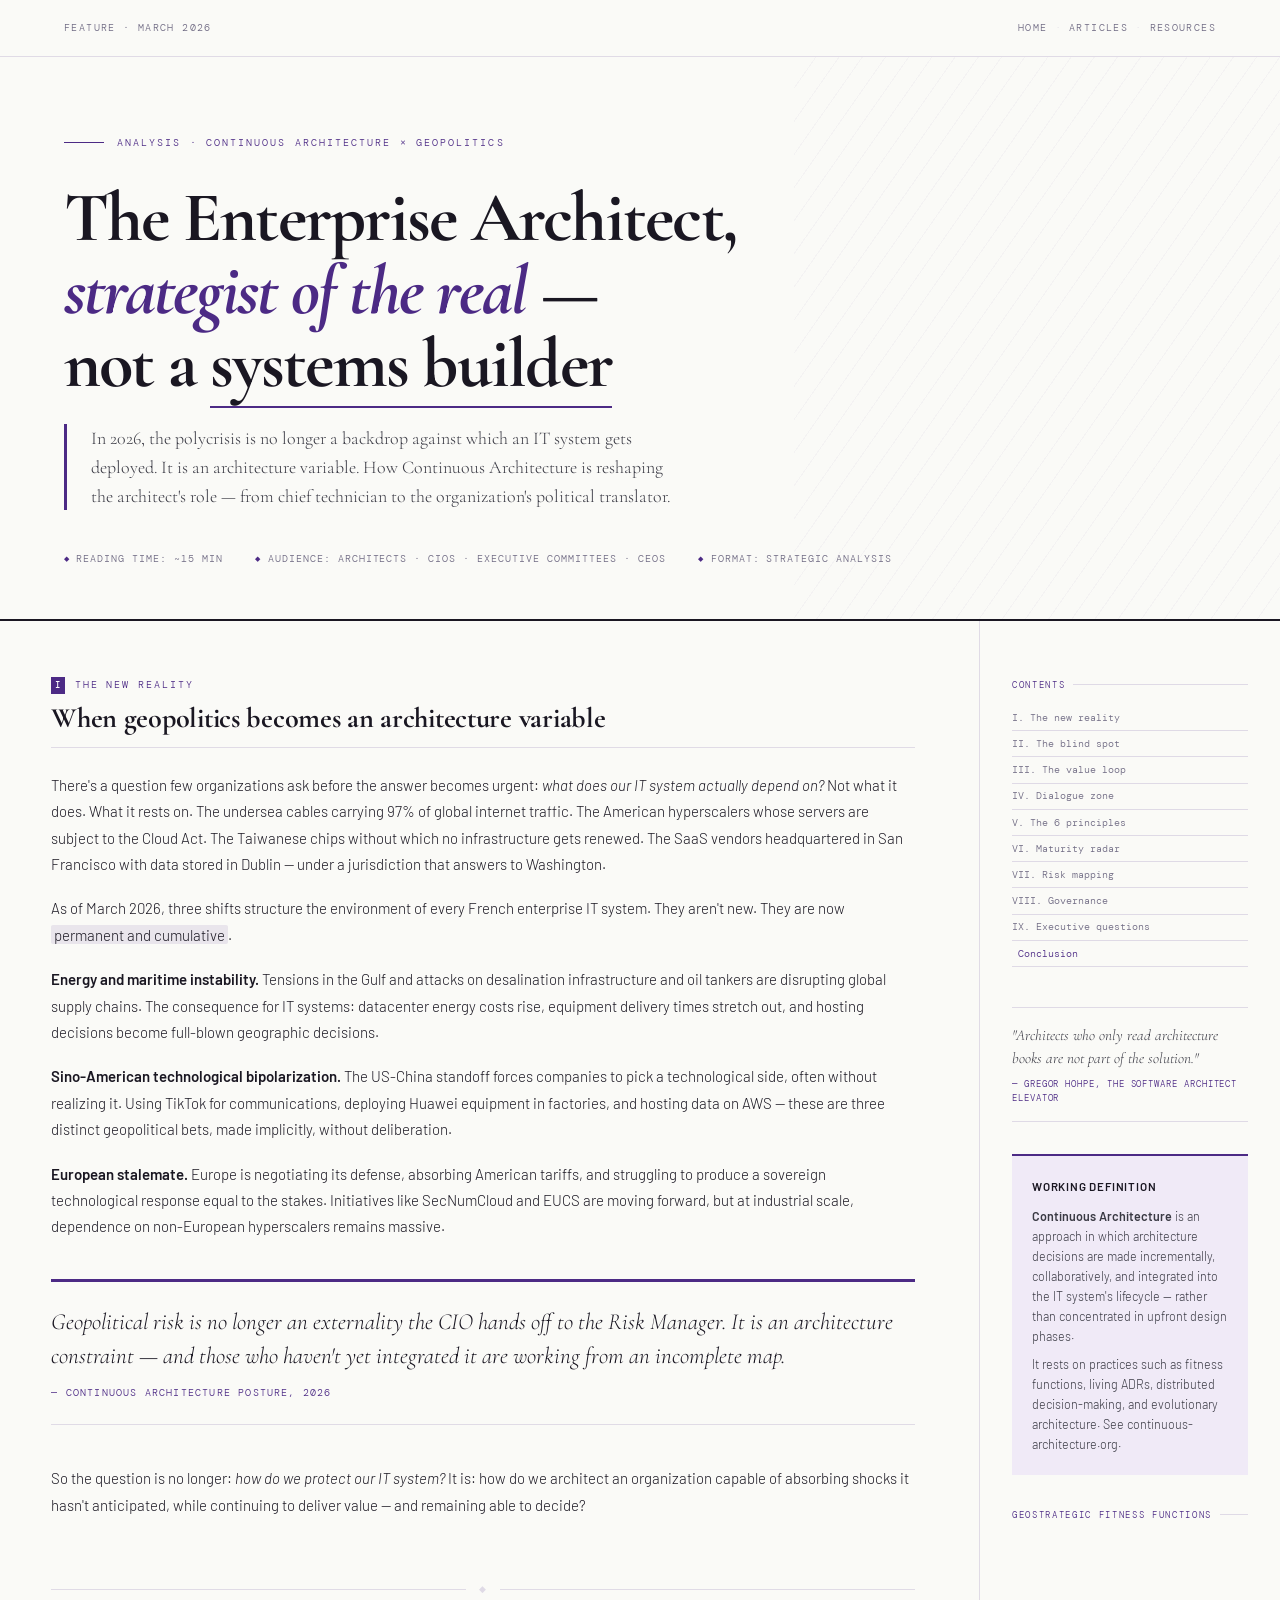
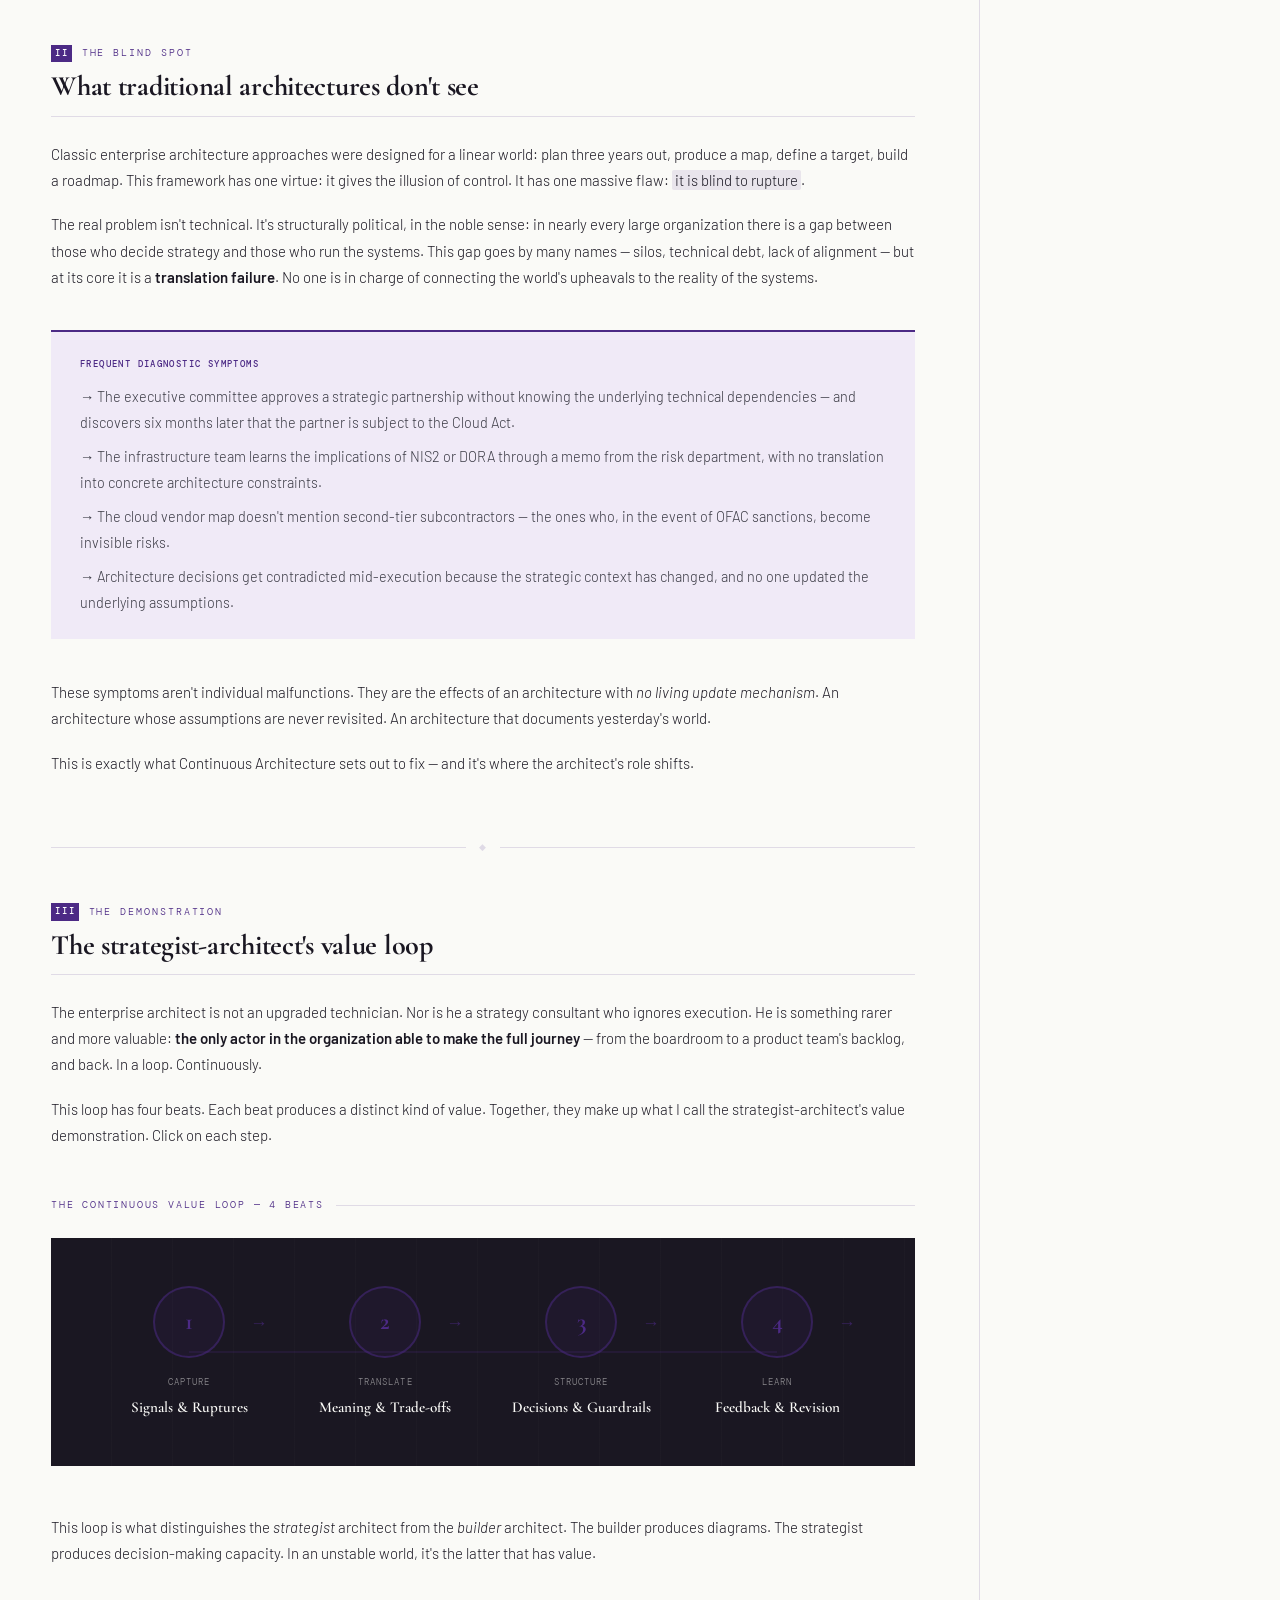
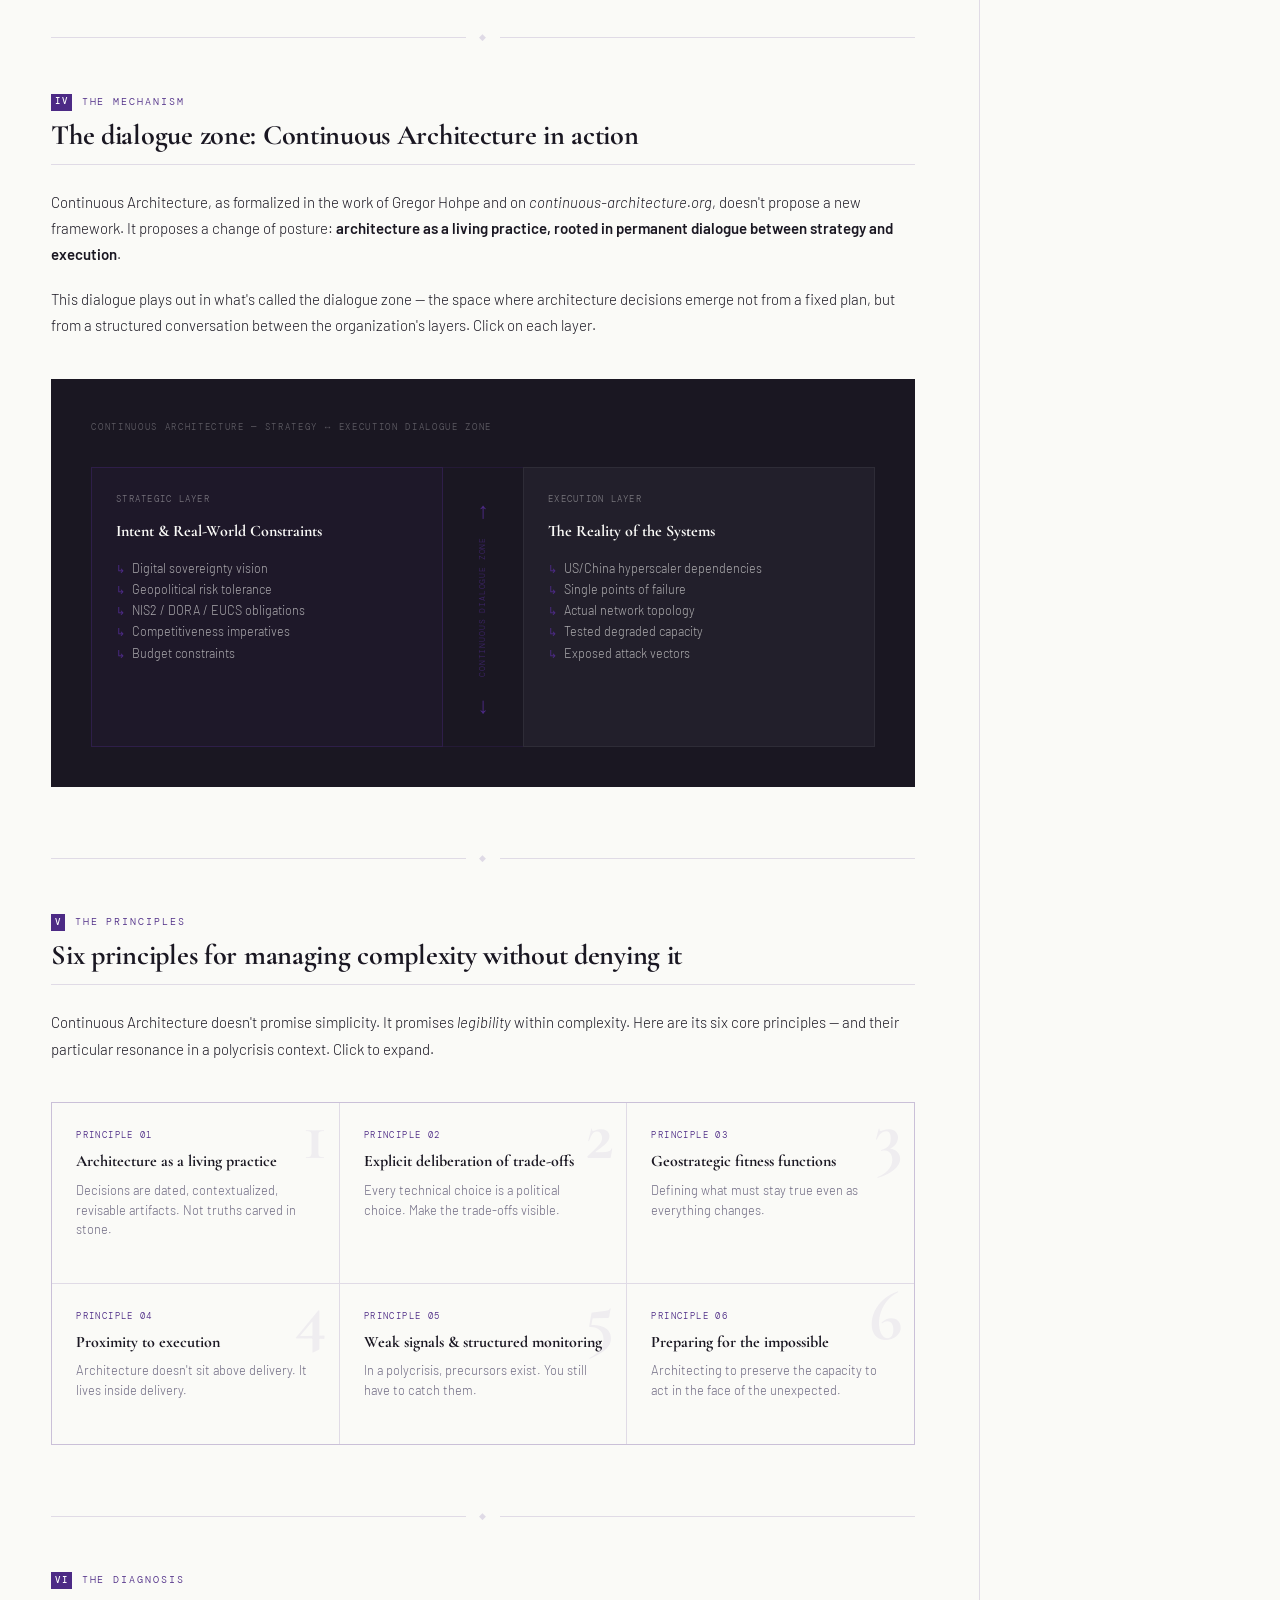
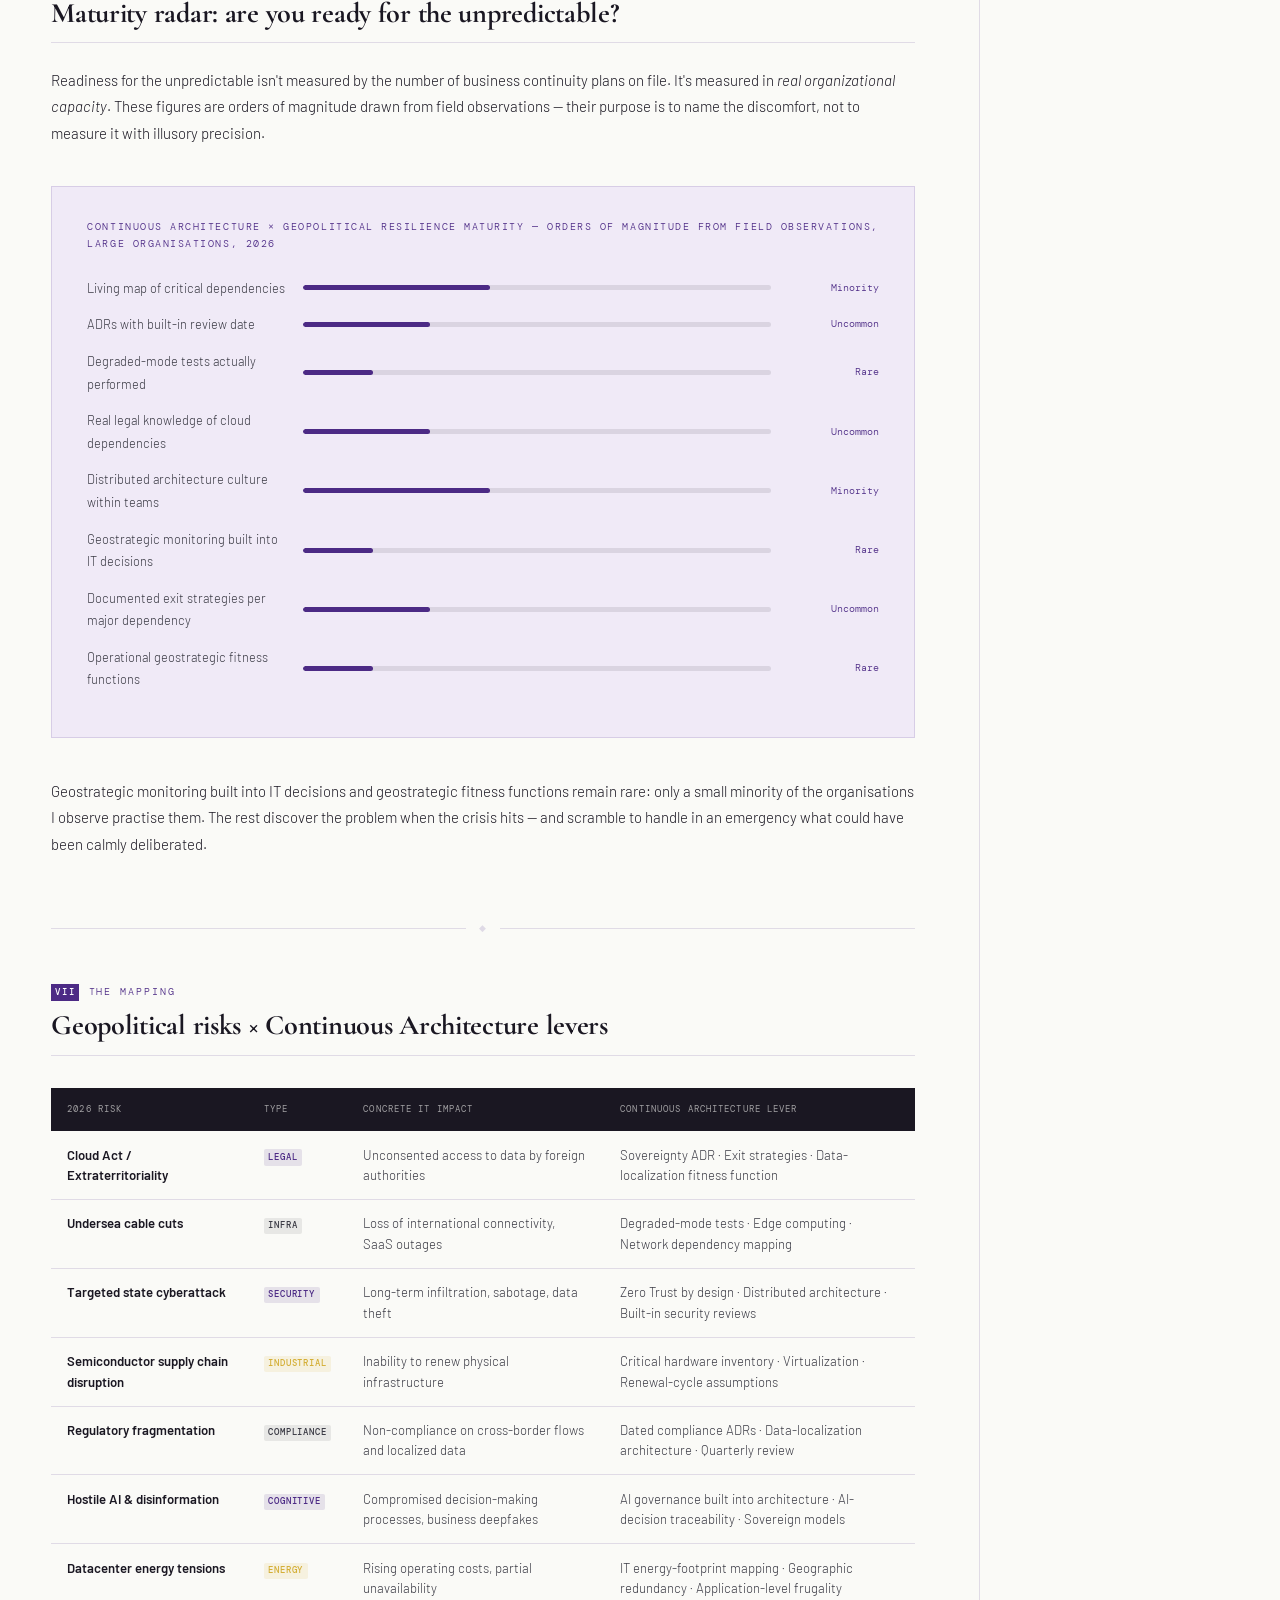
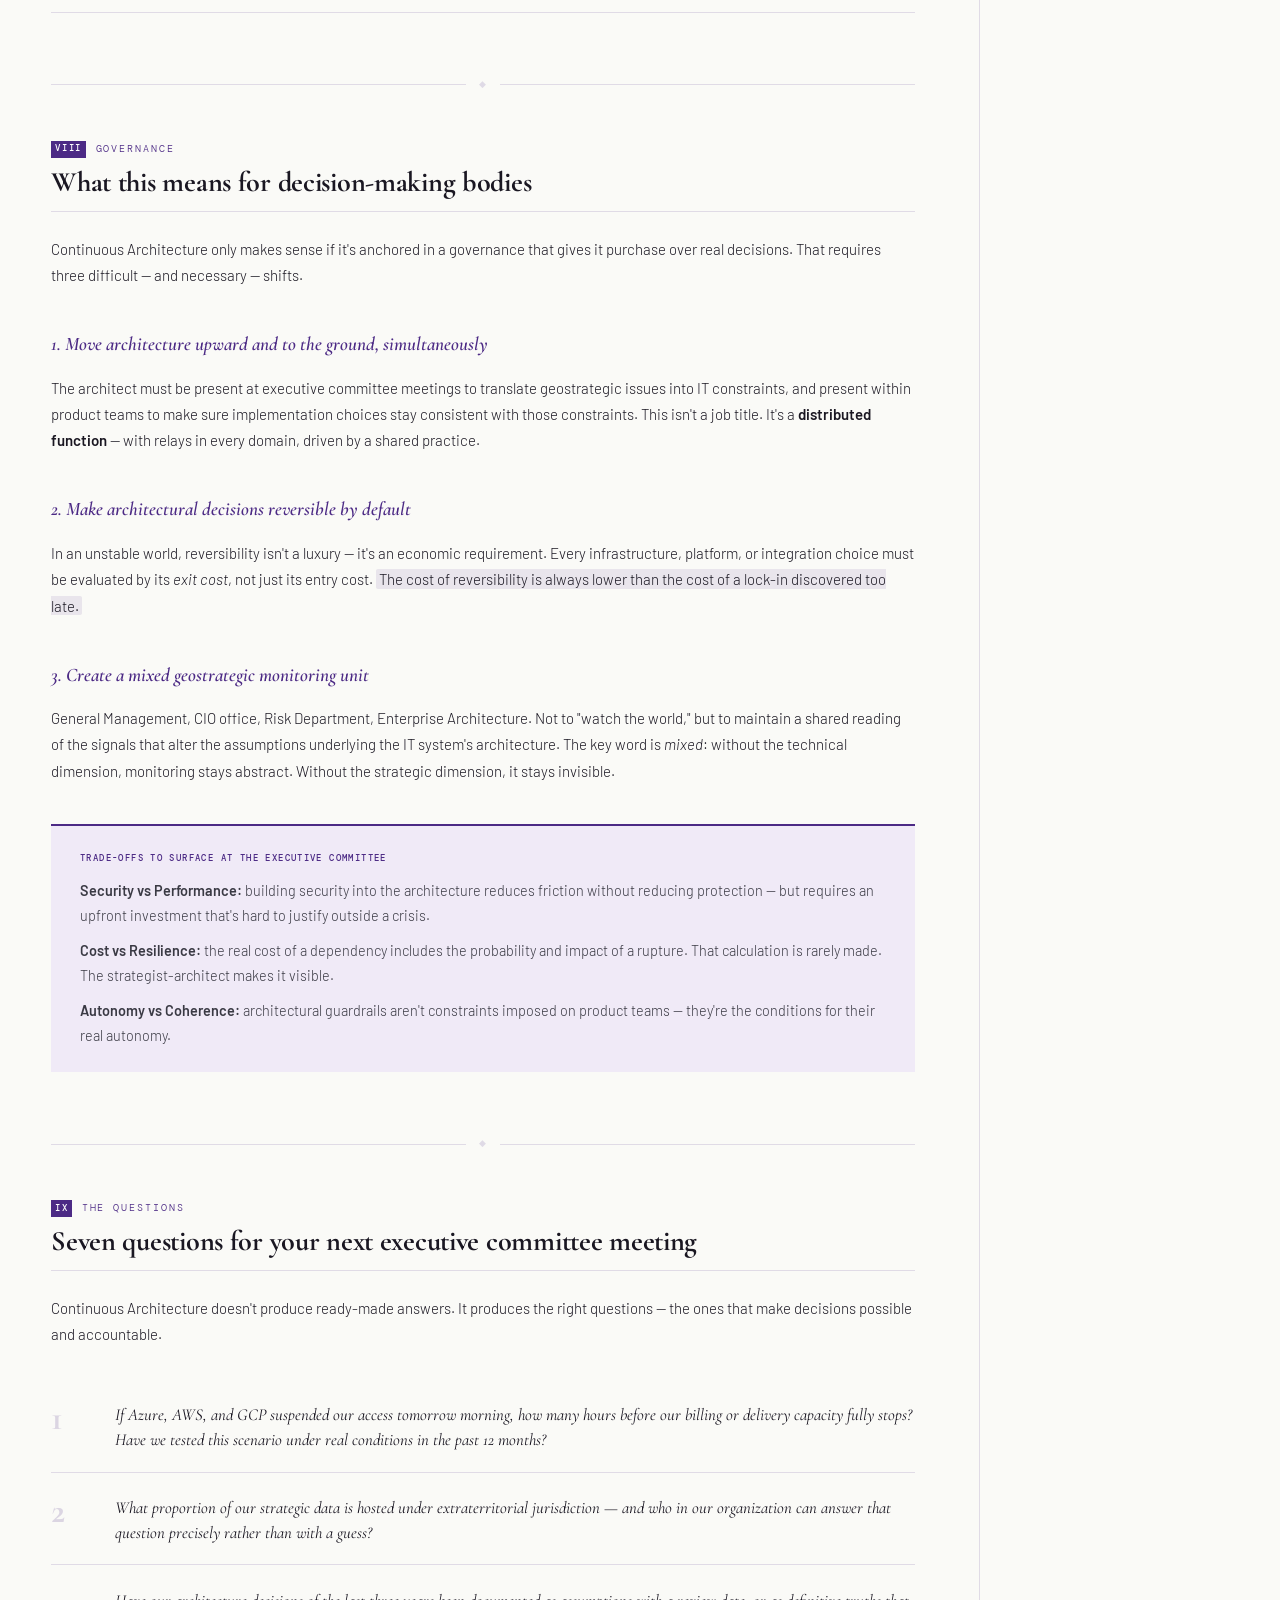
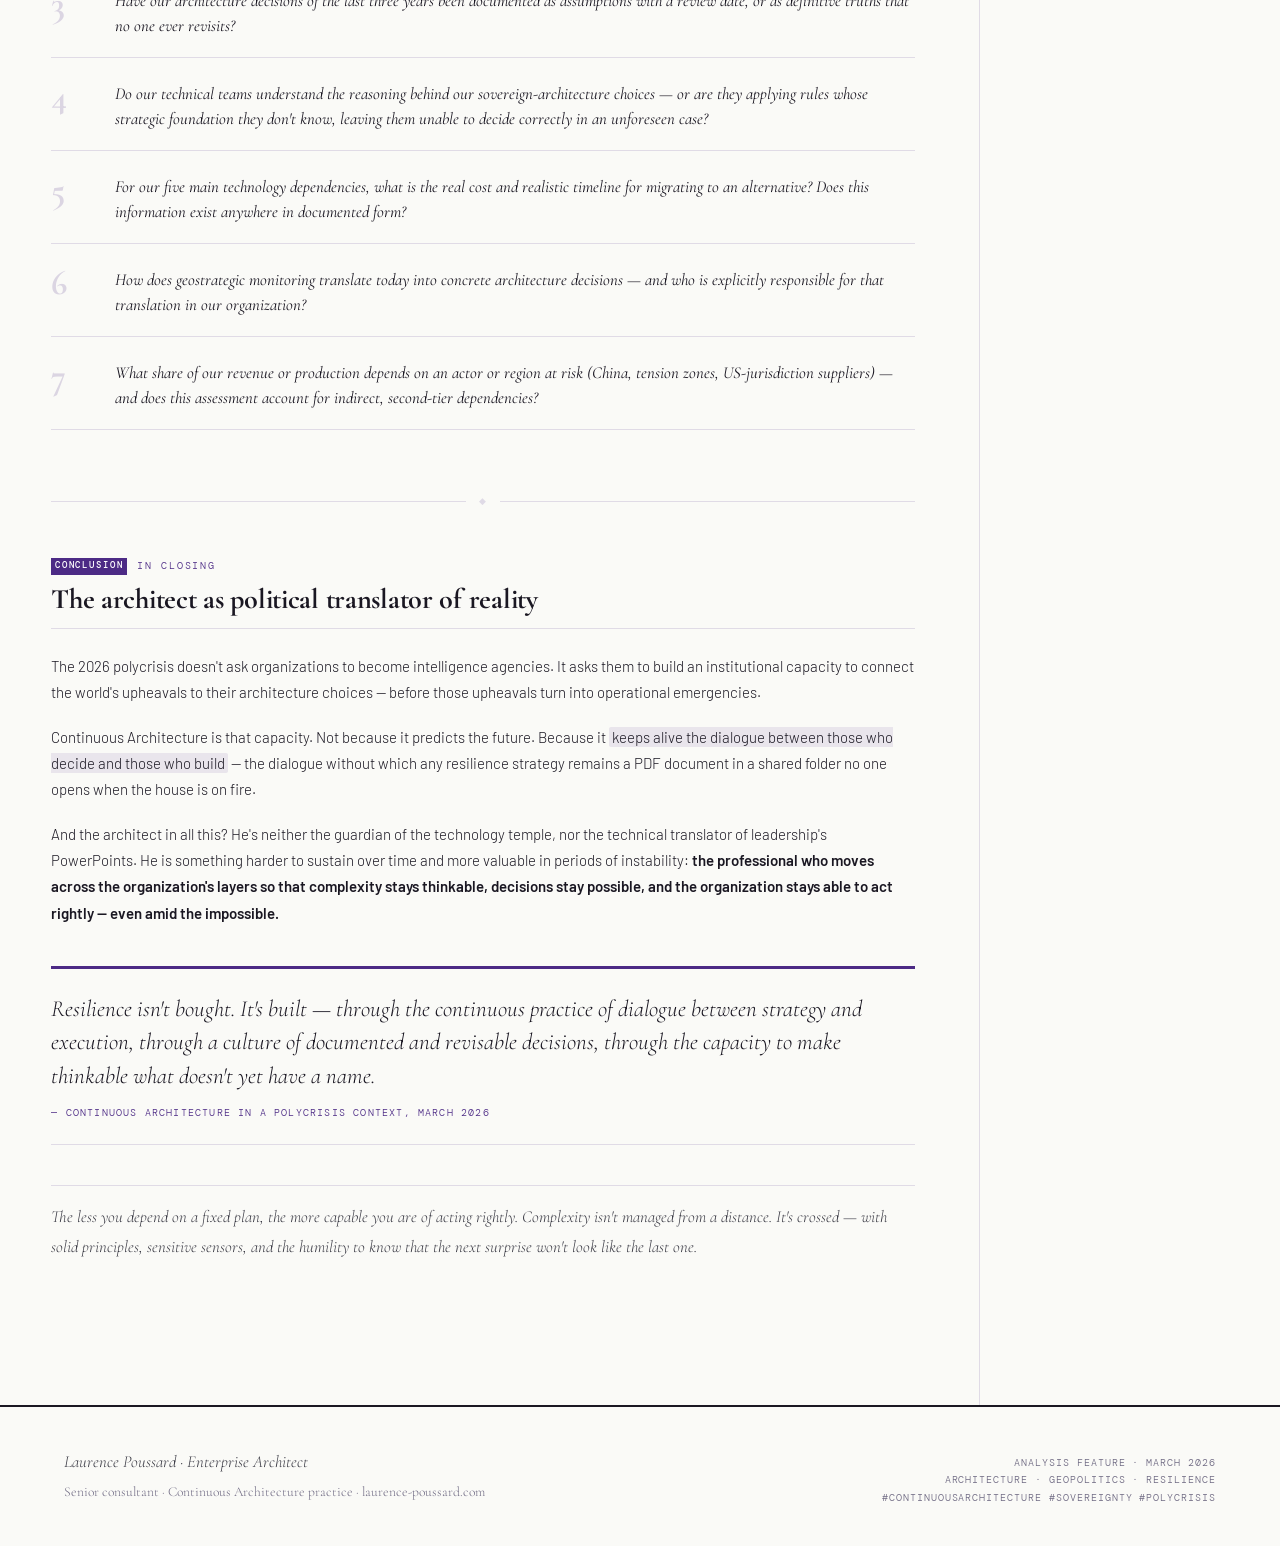
<file: static/dossiers/architecture-continue-polycrise-2026-en.html>
<!DOCTYPE html>
<html lang="en">
<head>
<meta charset="UTF-8">
<meta name="viewport" content="width=device-width, initial-scale=1.0">
<title>Continuous Architecture Facing the Unpredictable — 2026</title>
<meta name="description" content="Analysis dossier: when geopolitics becomes an architecture variable. The strategic architect's value loop, maturity radar, risks and questions for the board.">
<meta name="author" content="Laurence Poussard">
<link rel="canonical" href="https://laurence-poussard.com/dossiers/architecture-continue-polycrise-2026-en.html">
<meta property="og:type" content="article">
<meta property="og:site_name" content="Laurence Poussard">
<meta property="og:locale" content="en_US">
<meta property="og:title" content="Continuous Architecture facing the unpredictable (2026)">
<meta property="og:description" content="Analysis dossier: when geopolitics becomes an architecture variable. The strategic architect's value loop, maturity radar, risks and questions for the board.">
<meta property="og:url" content="https://laurence-poussard.com/dossiers/architecture-continue-polycrise-2026-en.html">
<meta property="og:image" content="https://laurence-poussard.com/images/resources/og-dossier-architecture-continue-en.jpg">
<meta name="twitter:card" content="summary_large_image">
<meta name="twitter:title" content="Continuous Architecture facing the unpredictable (2026)">
<meta name="twitter:description" content="Analysis dossier: when geopolitics becomes an architecture variable. The strategic architect's value loop, maturity radar, risks and questions for the board.">
<meta name="twitter:image" content="https://laurence-poussard.com/images/resources/og-dossier-architecture-continue-en.jpg">
<link href="https://fonts.googleapis.com/css2?family=Cormorant+Garamond:ital,wght@0,300;0,400;0,600;0,700;1,300;1,400;1,600&family=DM+Mono:ital,wght@0,300;0,400;0,500;1,300&family=Barlow:wght@300;400;500;600&display=swap" rel="stylesheet">
<style>
/* ════════════════════════════════════════
   DESIGN DIRECTION : Editorial Grand Format
   Palette : Encre profonde / Parchemin chaud / Vermillon
   Typo : Cormorant Garamond (luxe intellectuel) + DM Mono (précision technique)
   Ambiance : Revue de géopolitique, dense, érudite, sans concession
   ════════════════════════════════════════ */

:root {
  --ink:        #1a1722;
  --paper:      #fafaf7;
  --cream:      #f0eaf7;
  --vermillon:  #4c2a85;
  --vermillon2: #6b3eb0;
  --slate:      #3a3a44;
  --slate2:     #6e6982;
  --gold:       #d4af37;
  --rule:       rgba(76,42,133,0.15);
  --col-w:      680px;
  --mg:         clamp(1.5rem, 5vw, 5rem);
}

*, *::before, *::after { box-sizing: border-box; margin: 0; padding: 0; }
html { scroll-behavior: smooth; }

body {
  background: var(--paper);
  color: var(--ink);
  font-family: 'Barlow', sans-serif;
  font-weight: 300;
  font-size: clamp(15px, 1.1vw, 17px);
  line-height: 1.75;
  overflow-x: hidden;
}

/* ── SCROLLBAR ── */
::-webkit-scrollbar { width: 4px; }
::-webkit-scrollbar-track { background: var(--cream); }
::-webkit-scrollbar-thumb { background: var(--vermillon); }

/* ── PROGRESS ── */
#prog {
  position: fixed; top: 0; left: 0; z-index: 200;
  height: 2px; width: 0; background: var(--vermillon);
  transition: width 80ms linear;
}

/* ═══════════════════════════
   MASTHEAD & HEADER
   ═══════════════════════════ */
.masthead {
  display: grid;
  grid-template-columns: 1fr 1fr;
  align-items: center;
  padding: 1.2rem var(--mg);
  border-bottom: 1px solid var(--rule);
  gap: 1rem;
}
.masthead-l, .masthead-r {
  font-family: 'DM Mono', monospace;
  font-size: 0.62rem;
  letter-spacing: 0.14em;
  text-transform: uppercase;
  color: var(--slate2);
}
.masthead-r { text-align: right; }
.masthead-nav {
  display: flex;
  justify-content: flex-end;
  align-items: center;
  gap: 0.5rem;
}
.masthead-nav a {
  color: var(--slate2);
  text-decoration: none;
  transition: color 0.2s ease;
  letter-spacing: 0.14em;
}
.masthead-nav a:hover {
  color: var(--vermillon);
}
.masthead-nav span {
  color: var(--rule);
  font-size: 0.7em;
}
.masthead-c {
  font-family: 'Cormorant Garamond', serif;
  font-size: 0.95rem;
  font-weight: 600;
  letter-spacing: 0.3em;
  text-transform: uppercase;
  color: var(--ink);
  text-align: center;
  white-space: nowrap;
}

/* ── HERO ── */
.hero {
  padding: clamp(3rem, 6vw, 6rem) var(--mg) clamp(2rem, 4vw, 4rem);
  max-width: 1280px;
  margin: 0 auto;
  position: relative;
}

.hero::after {
  content: '';
  position: absolute;
  right: 0; top: 0;
  width: 38%; height: 100%;
  background: repeating-linear-gradient(
    -55deg,
    transparent 0, transparent 18px,
    rgba(76,42,133,0.035) 18px, rgba(76,42,133,0.035) 19px
  );
  pointer-events: none;
}

.kicker {
  font-family: 'DM Mono', monospace;
  font-size: 0.65rem;
  letter-spacing: 0.2em;
  text-transform: uppercase;
  color: var(--vermillon);
  display: flex; align-items: center; gap: 0.8rem;
  margin-bottom: 1.8rem;
}
.kicker::before {
  content: '';
  width: 2.5rem; height: 1px;
  background: var(--vermillon);
}

.hero h1 {
  font-family: 'Cormorant Garamond', serif;
  font-size: clamp(2.8rem, 5.5vw, 5.5rem);
  font-weight: 700;
  line-height: 1.04;
  letter-spacing: -0.025em;
  max-width: 820px;
  margin-bottom: 1.5rem;
}
.hero h1 em { font-style: italic; color: var(--vermillon); }
.hero h1 strong {
  font-weight: 700;
  position: relative;
}
.hero h1 strong::after {
  content: '';
  position: absolute;
  left: 0; bottom: -2px;
  width: 100%; height: 2px;
  background: var(--vermillon);
}

.deck {
  font-family: 'Cormorant Garamond', serif;
  font-size: clamp(1.05rem, 1.4vw, 1.3rem);
  font-weight: 300;
  line-height: 1.6;
  color: var(--slate);
  max-width: 620px;
  margin-bottom: 2.5rem;
  border-left: 3px solid var(--vermillon);
  padding-left: 1.5rem;
}

.hero-meta {
  display: flex; flex-wrap: wrap; gap: 2rem;
  font-family: 'DM Mono', monospace;
  font-size: 0.62rem;
  letter-spacing: 0.1em;
  text-transform: uppercase;
  color: var(--slate2);
}
.hero-meta span { display: flex; align-items: center; gap: 0.4rem; }
.hero-meta span::before { content: '◆'; color: var(--vermillon); font-size: 0.45rem; }

/* ═══════════════════════════
   LAYOUT PRINCIPAL
   ═══════════════════════════ */
.page {
  max-width: 1280px;
  margin: 0 auto;
  display: grid;
  grid-template-columns: 1fr 300px;
  gap: 0;
  align-items: start;
  border-top: 2px solid var(--ink);
}

@media (max-width: 960px) {
  .page { grid-template-columns: 1fr; }
  .sidebar { display: none; }
}

/* ── MAIN ── */
.main {
  padding: 3.5rem var(--mg) 5rem clamp(1.5rem, 4vw, 4rem);
  border-right: 1px solid var(--rule);
  min-width: 0;
}

/* ── SECTIONS ── */
.section { margin-bottom: 4rem; }

.section-tag {
  font-family: 'DM Mono', monospace;
  font-size: 0.6rem;
  letter-spacing: 0.2em;
  text-transform: uppercase;
  color: var(--vermillon);
  margin-bottom: 0.5rem;
  display: flex; align-items: center; gap: 0.6rem;
}
.section-tag::before {
  content: attr(data-n);
  font-size: 0.55rem;
  background: var(--vermillon);
  color: white;
  padding: 0.1em 0.4em;
  font-weight: 500;
}

h2 {
  font-family: 'Cormorant Garamond', serif;
  font-size: clamp(1.6rem, 2.2vw, 2.2rem);
  font-weight: 700;
  line-height: 1.15;
  letter-spacing: -0.01em;
  margin-bottom: 1.5rem;
  padding-bottom: 0.8rem;
  border-bottom: 1px solid var(--rule);
}

h3 {
  font-family: 'Cormorant Garamond', serif;
  font-size: 1.2rem;
  font-weight: 600;
  font-style: italic;
  color: var(--vermillon);
  margin: 2.5rem 0 0.8rem;
}

h4 {
  font-family: 'Barlow', sans-serif;
  font-size: 0.82rem;
  font-weight: 600;
  text-transform: uppercase;
  letter-spacing: 0.07em;
  color: var(--slate);
  margin-bottom: 0.5rem;
}

p { margin-bottom: 1.15rem; }
p:last-child { margin-bottom: 0; }

strong { font-weight: 600; }
em { font-style: italic; }

mark {
  background: rgba(76,42,133,0.1);
  color: inherit;
  padding: 0.05em 0.2em;
  border-radius: 2px;
}

/* ── PULLQUOTE ── */
.pq {
  font-family: 'Cormorant Garamond', serif;
  font-size: clamp(1.3rem, 1.8vw, 1.65rem);
  font-style: italic;
  font-weight: 300;
  line-height: 1.45;
  color: var(--ink);
  border-top: 3px solid var(--vermillon);
  border-bottom: 1px solid var(--rule);
  padding: 1.5rem 0;
  margin: 2.5rem 0;
}
.pq cite {
  display: block;
  font-family: 'DM Mono', monospace;
  font-style: normal;
  font-size: 0.62rem;
  letter-spacing: 0.12em;
  text-transform: uppercase;
  color: var(--vermillon);
  margin-top: 0.8rem;
}

/* ── CALLOUT ── */
.callout {
  background: var(--cream);
  border-top: 2px solid var(--vermillon);
  padding: 1.5rem 1.8rem;
  margin: 2.5rem 0;
  position: relative;
}
.callout-tag {
  font-family: 'DM Mono', monospace;
  font-size: 0.58rem;
  text-transform: uppercase;
  letter-spacing: 0.15em;
  color: var(--vermillon);
  margin-bottom: 0.75rem;
  font-weight: 500;
}
.callout p { color: var(--slate); font-size: 0.9rem; margin-bottom: 0.6rem; }
.callout p:last-child { margin-bottom: 0; }

/* ═══════════════════════════
   BOUCLE DE VALEUR — pièce centrale
   ═══════════════════════════ */
.value-loop {
  margin: 3rem 0;
  position: relative;
}

.vl-title {
  font-family: 'DM Mono', monospace;
  font-size: 0.62rem;
  text-transform: uppercase;
  letter-spacing: 0.18em;
  color: var(--vermillon);
  margin-bottom: 1.5rem;
  display: flex; align-items: center; gap: 0.8rem;
}
.vl-title::after {
  content: ''; flex: 1;
  height: 1px; background: var(--rule);
}

.loop-container {
  background: var(--ink);
  padding: 3rem 2.5rem;
  position: relative;
  overflow: hidden;
}

.loop-container::before {
  content: '';
  position: absolute; inset: 0;
  background: repeating-linear-gradient(
    90deg,
    transparent 0, transparent 60px,
    rgba(255,255,255,0.015) 60px, rgba(255,255,255,0.015) 61px
  );
  pointer-events: none;
}

.loop-grid {
  display: grid;
  grid-template-columns: repeat(4, 1fr);
  gap: 0;
  position: relative;
}

@media (max-width: 700px) {
  .loop-grid { grid-template-columns: 1fr 1fr; }
}

/* Arrow between nodes */
.loop-grid::before {
  content: '';
  position: absolute;
  top: 50%; left: 12.5%;
  width: 75%; height: 1px;
  background: rgba(76,42,133,0.4);
  transform: translateY(-50%);
  z-index: 0;
}

.loop-node {
  position: relative; z-index: 1;
  display: flex; flex-direction: column;
  align-items: center;
  padding: 0 1rem;
  cursor: pointer;
  transition: transform 0.2s;
}
.loop-node:hover { transform: translateY(-4px); }
.loop-node:hover .ln-circle { border-color: var(--vermillon2); background: rgba(76,42,133,0.25); }

.ln-circle {
  width: 72px; height: 72px;
  border-radius: 50%;
  border: 2px solid rgba(76,42,133,0.5);
  background: rgba(76,42,133,0.1);
  display: flex; align-items: center; justify-content: center;
  margin-bottom: 1rem;
  transition: all 0.2s;
  position: relative;
}
.ln-num {
  font-family: 'Cormorant Garamond', serif;
  font-size: 1.5rem;
  font-weight: 700;
  color: var(--vermillon);
}

/* Arrow connector */
.loop-node:not(:last-child) .ln-circle::after {
  content: '→';
  position: absolute;
  right: -2.8rem;
  top: 50%; transform: translateY(-50%);
  font-size: 1.1rem;
  color: rgba(76,42,133,0.6);
}

@media (max-width: 700px) {
  .loop-node:nth-child(2) .ln-circle::after,
  .loop-node:nth-child(4) .ln-circle::after { display: none; }
}

.ln-label {
  font-family: 'DM Mono', monospace;
  font-size: 0.58rem;
  text-transform: uppercase;
  letter-spacing: 0.12em;
  color: rgba(250,250,247,0.5);
  text-align: center;
  margin-bottom: 0.5rem;
}
.ln-title {
  font-family: 'Cormorant Garamond', serif;
  font-size: 0.95rem;
  font-weight: 600;
  color: var(--paper);
  text-align: center;
  line-height: 1.3;
}

/* Detail panels */
.loop-detail {
  display: none;
  grid-column: 1 / -1;
  margin-top: 2rem;
  padding: 1.75rem 2rem;
  background: rgba(250,250,247,0.05);
  border-top: 1px solid rgba(76,42,133,0.3);
  animation: fadeUp 0.3s ease;
}
.loop-detail.open { display: block; }

@keyframes fadeUp {
  from { opacity: 0; transform: translateY(12px); }
  to   { opacity: 1; transform: translateY(0); }
}

.ld-head {
  font-family: 'Cormorant Garamond', serif;
  font-size: 1.1rem;
  font-weight: 600;
  color: var(--vermillon);
  margin-bottom: 0.8rem;
}
.ld-body {
  font-size: 0.88rem;
  line-height: 1.65;
  color: rgba(250,250,247,0.8);
}
.ld-value {
  margin-top: 1rem;
  padding: 0.75rem 1rem;
  background: rgba(76,42,133,0.12);
  border-left: 2px solid var(--vermillon);
  font-size: 0.82rem;
  color: rgba(250,250,247,0.9);
  font-style: italic;
}

/* ═══════════════════════════
   DIAGRAM ZONE DIALOGUE
   ═══════════════════════════ */
.zone-diagram {
  background: var(--ink);
  padding: 2.5rem;
  margin: 2.5rem 0;
  overflow: hidden;
}

.zd-header {
  font-family: 'DM Mono', monospace;
  font-size: 0.58rem;
  text-transform: uppercase;
  letter-spacing: 0.18em;
  color: rgba(250,250,247,0.3);
  margin-bottom: 2rem;
}

.zd-layers {
  display: grid;
  grid-template-columns: 1fr 80px 1fr;
  min-height: 280px;
  gap: 0;
}

.zd-layer {
  padding: 1.5rem;
  border: 1px solid;
  cursor: pointer;
  transition: background 0.25s;
}
.zd-layer.strategy {
  border-color: rgba(76,42,133,0.35);
  background: rgba(76,42,133,0.08);
}
.zd-layer.execution {
  border-color: rgba(58,58,68,0.5);
  background: rgba(58,58,68,0.25);
}
.zd-layer.strategy:hover, .zd-layer.strategy.lit { background: rgba(76,42,133,0.22); }
.zd-layer.execution:hover, .zd-layer.execution.lit { background: rgba(58,58,68,0.5); }

.zd-ltype {
  font-family: 'DM Mono', monospace;
  font-size: 0.56rem;
  text-transform: uppercase;
  letter-spacing: 0.14em;
  color: rgba(250,250,247,0.4);
  margin-bottom: 0.6rem;
}
.zd-layer h4 {
  font-family: 'Cormorant Garamond', serif;
  font-size: 1rem;
  font-weight: 700;
  color: var(--paper);
  margin-bottom: 0.8rem;
  text-transform: none;
  letter-spacing: 0;
  font-style: normal;
}
.zd-list {
  list-style: none;
  font-size: 0.78rem;
  color: rgba(250,250,247,0.65);
  line-height: 1.7;
}
.zd-list li::before {
  content: '↳ ';
  color: var(--vermillon);
  font-family: 'DM Mono', monospace;
  font-size: 0.7rem;
}

.zd-bridge {
  display: flex;
  flex-direction: column;
  align-items: center;
  justify-content: center;
  gap: 0.5rem;
  border-top: 1px solid rgba(76,42,133,0.2);
  border-bottom: 1px solid rgba(76,42,133,0.2);
}
.zd-arrow {
  font-size: 1.4rem;
  color: var(--vermillon);
  animation: throb 2.2s ease-in-out infinite;
}
@keyframes throb {
  0%,100% { opacity:0.4; transform: scale(1); }
  50% { opacity:1; transform: scale(1.15); }
}
.zd-bridge-label {
  font-family: 'DM Mono', monospace;
  font-size: 0.52rem;
  text-transform: uppercase;
  letter-spacing: 0.1em;
  color: var(--vermillon);
  writing-mode: vertical-rl;
  transform: rotate(180deg);
  opacity: 0.7;
}

.zd-expand {
  display: none;
  grid-column: 1 / -1;
  margin-top: 0;
  padding: 1.5rem 1.75rem;
  background: rgba(250,250,247,0.04);
  border-top: 1px solid rgba(76,42,133,0.25);
  font-size: 0.85rem;
  line-height: 1.65;
  color: rgba(250,250,247,0.8);
  animation: fadeUp 0.25s ease;
}
.zd-expand.open { display: block; }
.zd-expand strong { color: var(--vermillon); }

/* ═══════════════════════════
   PRINCIPES GRID
   ═══════════════════════════ */
.principles {
  display: grid;
  grid-template-columns: repeat(3, 1fr);
  gap: 1px;
  background: var(--rule);
  border: 1px solid var(--rule);
  margin: 2.5rem 0;
}
@media (max-width: 700px) {
  .principles { grid-template-columns: 1fr 1fr; }
}
@media (max-width: 480px) {
  .principles { grid-template-columns: 1fr; }
}

.pc {
  background: var(--paper);
  padding: 1.5rem;
  cursor: pointer;
  transition: background 0.2s;
  position: relative;
  overflow: hidden;
}
.pc:hover, .pc.open { background: var(--cream); }

.pc-ghost {
  position: absolute;
  right: 0.75rem; top: -0.25rem;
  font-family: 'Cormorant Garamond', serif;
  font-size: 4.5rem;
  font-weight: 700;
  color: rgba(76,42,133,0.06);
  line-height: 1;
  pointer-events: none;
}

.pc-num {
  font-family: 'DM Mono', monospace;
  font-size: 0.58rem;
  text-transform: uppercase;
  letter-spacing: 0.15em;
  color: var(--vermillon);
  margin-bottom: 0.5rem;
}
.pc-title {
  font-family: 'Cormorant Garamond', serif;
  font-size: 1rem;
  font-weight: 700;
  line-height: 1.25;
  margin-bottom: 0.6rem;
}
.pc-sum {
  font-size: 0.8rem;
  color: var(--slate2);
  line-height: 1.55;
}
.pc-detail {
  display: none;
  margin-top: 0.9rem;
  padding-top: 0.9rem;
  border-top: 1px solid var(--rule);
  font-size: 0.78rem;
  color: var(--slate);
  line-height: 1.65;
  animation: fadeUp 0.25s ease;
}
.pc-detail.open { display: block; }
.pc-geo {
  display: inline-block;
  font-family: 'DM Mono', monospace;
  font-size: 0.58rem;
  color: var(--vermillon);
  text-transform: uppercase;
  letter-spacing: 0.08em;
  margin-top: 0.6rem;
  background: rgba(76,42,133,0.08);
  padding: 0.2em 0.5em;
}

/* ═══════════════════════════
   RADAR
   ═══════════════════════════ */
.radar {
  background: var(--cream);
  border: 1px solid var(--rule);
  padding: 2rem 2.2rem;
  margin: 2.5rem 0;
}
.radar-hd {
  font-family: 'DM Mono', monospace;
  font-size: 0.6rem;
  text-transform: uppercase;
  letter-spacing: 0.16em;
  color: var(--vermillon);
  margin-bottom: 1.5rem;
}
.ri {
  display: grid;
  grid-template-columns: 200px 1fr 92px;
  align-items: center;
  gap: 1rem;
  margin-bottom: 0.9rem;
}
@media (max-width: 580px) {
  .ri { grid-template-columns: 1fr; gap: 0.3rem; margin-bottom: 1.2rem; }
  .ri-score { display: none; }
}
.ri-name { font-size: 0.8rem; color: var(--slate); }
.ri-track {
  height: 5px;
  background: rgba(26,23,34,0.1);
  border-radius: 3px;
  overflow: hidden;
}
.ri-bar {
  height: 100%;
  background: var(--vermillon);
  width: 0;
  border-radius: 3px;
  transition: width 1.3s cubic-bezier(0.16,1,0.3,1);
}
.ri-score {
  font-family: 'DM Mono', monospace;
  font-size: 0.65rem;
  color: var(--vermillon);
  text-align: right;
}

/* ═══════════════════════════
   TABLE
   ═══════════════════════════ */
.data-table {
  width: 100%;
  border-collapse: collapse;
  margin: 2rem 0;
  font-size: 0.82rem;
}
.data-table thead tr {
  background: var(--ink);
}
.data-table th {
  font-family: 'DM Mono', monospace;
  font-size: 0.58rem;
  text-transform: uppercase;
  letter-spacing: 0.12em;
  color: rgba(250,250,247,0.6);
  font-weight: 400;
  padding: 0.85rem 1rem;
  text-align: left;
}
.data-table td {
  padding: 0.85rem 1rem;
  border-bottom: 1px solid var(--rule);
  color: var(--slate);
  vertical-align: top;
  line-height: 1.55;
}
.data-table tr:hover td { background: var(--cream); }
.data-table td strong { color: var(--ink); }
.tag {
  display: inline-block;
  font-family: 'DM Mono', monospace;
  font-size: 0.55rem;
  text-transform: uppercase;
  letter-spacing: 0.1em;
  padding: 0.15em 0.5em;
  border-radius: 2px;
  font-weight: 500;
}
.tag-r { background: rgba(76,42,133,0.12); color: var(--vermillon); }
.tag-s { background: rgba(58,58,68,0.1); color: var(--slate); }
.tag-g { background: rgba(212,175,55,0.12); color: var(--gold); }

/* ═══════════════════════════
   SIDEBAR
   ═══════════════════════════ */
.sidebar {
  padding: 3.5rem 2rem 5rem;
  position: sticky;
  top: 0;
  height: 100vh;
  overflow-y: auto;
  scrollbar-width: thin;
  scrollbar-color: var(--vermillon) transparent;
}

.sb-toc {
  margin-bottom: 2.5rem;
}
.sb-label {
  font-family: 'DM Mono', monospace;
  font-size: 0.58rem;
  text-transform: uppercase;
  letter-spacing: 0.18em;
  color: var(--vermillon);
  margin-bottom: 0.75rem;
  display: flex; align-items: center; gap: 0.5rem;
}
.sb-label::after {
  content: ''; flex: 1;
  height: 1px; background: var(--rule);
}
.sb-toc a {
  display: block;
  font-family: 'DM Mono', monospace;
  font-size: 0.65rem;
  color: var(--slate2);
  text-decoration: none;
  padding: 0.3rem 0;
  border-bottom: 1px solid var(--rule);
  transition: color 0.2s, padding-left 0.2s;
  line-height: 1.5;
}
.sb-toc a:hover, .sb-toc a.active {
  color: var(--vermillon);
  padding-left: 0.4rem;
}

.sb-block {
  margin-bottom: 2rem;
  padding: 1.25rem;
  background: var(--cream);
  border-top: 2px solid var(--vermillon);
}
.sb-block h5 {
  font-family: 'Barlow', sans-serif;
  font-size: 0.72rem;
  font-weight: 600;
  text-transform: uppercase;
  letter-spacing: 0.07em;
  color: var(--ink);
  margin-bottom: 0.65rem;
}
.sb-block p {
  font-size: 0.78rem;
  color: var(--slate);
  line-height: 1.6;
  margin-bottom: 0.5rem;
}
.sb-block p:last-child { margin-bottom: 0; }

.sb-quote {
  font-family: 'Cormorant Garamond', serif;
  font-size: 0.95rem;
  font-style: italic;
  line-height: 1.5;
  color: var(--slate);
  padding: 1rem 0;
  border-top: 1px solid var(--rule);
  border-bottom: 1px solid var(--rule);
  margin-bottom: 2rem;
}
.sb-quote cite {
  display: block;
  font-style: normal;
  font-family: 'DM Mono', monospace;
  font-size: 0.58rem;
  letter-spacing: 0.1em;
  text-transform: uppercase;
  color: var(--vermillon);
  margin-top: 0.5rem;
}

.sb-list {
  list-style: none;
  margin-bottom: 2rem;
}
.sb-list li {
  font-size: 0.78rem;
  color: var(--slate);
  padding: 0.35rem 0;
  border-bottom: 1px solid var(--rule);
  padding-left: 1rem;
  position: relative;
}
.sb-list li::before {
  content: '▸';
  position: absolute; left: 0;
  color: var(--vermillon);
  font-size: 0.6rem;
  top: 0.45rem;
}

/* ═══════════════════════════
   QUESTIONS CODIR
   ═══════════════════════════ */
.questions { margin: 2rem 0; }
.question {
  display: flex; gap: 1.5rem;
  padding: 1.2rem 0;
  border-bottom: 1px solid var(--rule);
  cursor: default;
  transition: padding-left 0.2s;
}
.question:hover { padding-left: 0.4rem; }
.q-n {
  font-family: 'Cormorant Garamond', serif;
  font-size: 2.2rem;
  font-weight: 700;
  color: rgba(76,42,133,0.18);
  line-height: 1;
  flex-shrink: 0;
  width: 2.5rem;
  padding-top: 0.1rem;
}
.q-text {
  font-family: 'Cormorant Garamond', serif;
  font-size: 1.05rem;
  font-style: italic;
  font-weight: 400;
  line-height: 1.5;
  padding-top: 0.2rem;
}

/* ═══════════════════════════
   SEPARATEUR
   ═══════════════════════════ */
.hr {
  display: flex; align-items: center; gap: 0.8rem;
  margin: 3rem 0;
  font-family: 'DM Mono', monospace;
  font-size: 0.55rem;
  letter-spacing: 0.2em;
  color: var(--rule);
}
.hr::before, .hr::after {
  content: ''; flex: 1;
  height: 1px; background: currentColor;
}

/* ── FADE IN ── */
.fi {
  opacity: 0; transform: translateY(18px);
  transition: opacity 0.65s ease, transform 0.65s ease;
}
.fi.in { opacity: 1; transform: translateY(0); }

/* ═══════════════════════════
   FOOTER
   ═══════════════════════════ */
footer {
  border-top: 2px solid var(--ink);
  padding: 2.5rem var(--mg);
  display: flex;
  justify-content: space-between;
  align-items: flex-end;
  flex-wrap: wrap;
  gap: 1.5rem;
  max-width: 1280px;
  margin: 0 auto;
}
.ft-sig {
  font-family: 'Cormorant Garamond', serif;
  font-size: 1.05rem;
  font-style: italic;
  color: var(--slate);
}
.ft-meta {
  font-family: 'DM Mono', monospace;
  font-size: 0.6rem;
  letter-spacing: 0.1em;
  text-transform: uppercase;
  color: var(--slate2);
  text-align: right;
  line-height: 1.8;
}
</style>
</head>
<body>

<div id="prog"></div>

<!-- ══════════════ MASTHEAD ══════════════ -->
<div class="masthead">
  <div class="masthead-l">Feature · March 2026</div>
  <div class="masthead-r masthead-nav">
    <a href="https://laurence-poussard.com/en/">Home</a>
    <span>·</span>
    <a href="https://laurence-poussard.com/en/articles/">Articles</a>
    <span>·</span>
    <a href="https://laurence-poussard.com/en/resources/">Resources</a>
  </div>
</div>

<!-- ══════════════ HERO ══════════════ -->
<div class="hero">
  <div class="kicker">Analysis · Continuous Architecture × Geopolitics</div>
  <h1>The Enterprise Architect,<br><em>strategist of the real</em> —<br>not a <strong>systems builder</strong></h1>
  <p class="deck">
    In 2026, the polycrisis is no longer a backdrop against which an IT system gets deployed.
    It is an architecture variable. How Continuous Architecture is reshaping
    the architect's role — from chief technician to the organization's political translator.
  </p>
  <div class="hero-meta">
    <span>Reading time: ~15 min</span>
    <span>Audience: Architects · CIOs · Executive Committees · CEOs</span>
    <span>Format: Strategic analysis</span>
  </div>
</div>

<!-- ══════════════ PAGE LAYOUT ══════════════ -->
<div class="page">

  <!-- ── MAIN ── -->
  <main class="main">

    <!-- ─────────────────────────────────────────
         SECTION I — THE NEW REALITY
         ───────────────────────────────────────── -->
    <div class="section fi" id="s1">
      <div class="section-tag" data-n="I">The new reality</div>
      <h2>When geopolitics becomes an architecture variable</h2>

      <p>
        There's a question few organizations ask before the answer becomes urgent:
        <em>what does our IT system actually depend on?</em> Not what it does. What it rests on.
        The undersea cables carrying 97% of global internet traffic. The American hyperscalers
        whose servers are subject to the Cloud Act. The Taiwanese chips without which
        no infrastructure gets renewed. The SaaS vendors headquartered
        in San Francisco with data stored in Dublin — under a jurisdiction that answers to Washington.
      </p>

      <p>
        As of March 2026, three shifts structure the environment of every French enterprise IT system.
        They aren't new. They are now <mark>permanent and cumulative</mark>.
      </p>

      <p>
        <strong>Energy and maritime instability.</strong> Tensions in the Gulf and
        attacks on desalination infrastructure and oil tankers are disrupting
        global supply chains. The consequence for IT systems: datacenter energy
        costs rise, equipment delivery times stretch out,
        and hosting decisions become full-blown geographic decisions.
      </p>

      <p>
        <strong>Sino-American technological bipolarization.</strong> The US-China standoff
        forces companies to pick a technological side, often without realizing it.
        Using TikTok for communications, deploying Huawei equipment in
        factories, and hosting data on AWS — these are three distinct geopolitical bets,
        made implicitly, without deliberation.
      </p>

      <p>
        <strong>European stalemate.</strong> Europe is negotiating its defense, absorbing
        American tariffs, and struggling to produce a sovereign technological response
        equal to the stakes. Initiatives like SecNumCloud and EUCS are moving forward, but at
        industrial scale, dependence on non-European hyperscalers remains massive.
      </p>

      <div class="pq">
        Geopolitical risk is no longer an externality the CIO hands off to the Risk Manager.
        It is an <em>architecture constraint</em> — and those who haven't yet
        integrated it are working from an incomplete map.
        <cite>— Continuous Architecture posture, 2026</cite>
      </div>

      <p>
        So the question is no longer: <em>how do we protect our IT system?</em> It is:
        how do we architect an organization capable of absorbing shocks it hasn't
        anticipated, while continuing to deliver value — and remaining able to decide?
      </p>
    </div>

    <div class="hr">◆</div>

    <!-- ─────────────────────────────────────────
         SECTION II — THE BLIND SPOT
         ───────────────────────────────────────── -->
    <div class="section fi" id="s2">
      <div class="section-tag" data-n="II">The blind spot</div>
      <h2>What traditional architectures don't see</h2>

      <p>
        Classic enterprise architecture approaches were designed for a
        linear world: plan three years out, produce a map, define a target,
        build a roadmap. This framework has one virtue: it gives the illusion of control.
        It has one massive flaw: <mark>it is blind to rupture</mark>.
      </p>

      <p>
        The real problem isn't technical. It's structurally political, in the noble sense:
        in nearly every large organization there is a gap between those who decide
        strategy and those who run the systems. This gap goes by many names —
        silos, technical debt, lack of alignment — but at its core it is a
        <strong>translation failure</strong>. No one is in charge of connecting
        the world's upheavals to the reality of the systems.
      </p>

      <div class="callout">
        <div class="callout-tag">Frequent diagnostic symptoms</div>
        <p>→ The executive committee approves a strategic partnership without knowing the underlying technical dependencies — and discovers six months later that the partner is subject to the Cloud Act.</p>
        <p>→ The infrastructure team learns the implications of NIS2 or DORA through a memo from the risk department, with no translation into concrete architecture constraints.</p>
        <p>→ The cloud vendor map doesn't mention second-tier subcontractors — the ones who, in the event of OFAC sanctions, become invisible risks.</p>
        <p>→ Architecture decisions get contradicted mid-execution because the strategic context has changed, and no one updated the underlying assumptions.</p>
      </div>

      <p>
        These symptoms aren't individual malfunctions. They are the effects of an
        architecture with <em>no living update mechanism</em>. An architecture
        whose assumptions are never revisited. An architecture that documents
        yesterday's world.
      </p>

      <p>
        This is exactly what Continuous Architecture sets out to fix — and it's where
        the architect's role shifts.
      </p>
    </div>

    <div class="hr">◆</div>

    <!-- ─────────────────────────────────────────
         SECTION III — THE VALUE LOOP
         ───────────────────────────────────────── -->
    <div class="section fi" id="s3">
      <div class="section-tag" data-n="III">The demonstration</div>
      <h2>The strategist-architect's value loop</h2>

      <p>
        The enterprise architect is not an upgraded technician. Nor is he
        a strategy consultant who ignores execution. He is something rarer
        and more valuable: <strong>the only actor in the organization able to make the
        full journey</strong> — from the boardroom to a product team's
        backlog, and back. In a loop. Continuously.
      </p>

      <p>
        This loop has four beats. Each beat produces a distinct kind of value.
        Together, they make up what I call the strategist-architect's value
        demonstration. Click on each step.
      </p>

      <!-- INTERACTIVE VALUE LOOP -->
      <div class="value-loop">
        <div class="vl-title">The Continuous Value Loop — 4 beats</div>
        <div class="loop-container">
          <div class="loop-grid" id="loopGrid">

            <div class="loop-node" onclick="openLoop(0)">
              <div class="ln-circle"><div class="ln-num">1</div></div>
              <div class="ln-label">Capture</div>
              <div class="ln-title">Signals & Ruptures</div>
            </div>
            <div class="loop-node" onclick="openLoop(1)">
              <div class="ln-circle"><div class="ln-num">2</div></div>
              <div class="ln-label">Translate</div>
              <div class="ln-title">Meaning & Trade-offs</div>
            </div>
            <div class="loop-node" onclick="openLoop(2)">
              <div class="ln-circle"><div class="ln-num">3</div></div>
              <div class="ln-label">Structure</div>
              <div class="ln-title">Decisions & Guardrails</div>
            </div>
            <div class="loop-node" onclick="openLoop(3)">
              <div class="ln-circle"><div class="ln-num">4</div></div>
              <div class="ln-label">Learn</div>
              <div class="ln-title">Feedback & Revision</div>
            </div>

            <div class="loop-detail" id="ld0">
              <div class="ld-head">01 — Capture: the architect as organizational sensor</div>
              <div class="ld-body">
                The strategist-architect maintains structured monitoring that goes well
                beyond the technical perimeter. He reads US FTC rulings
                on cloud mergers. He tracks incidents on undersea cables. He notes when a
                SaaS vendor changes its terms of service around
                data localization. He detects weak signals before they become
                shocks.
                <br><br>
                This isn't intellectual curiosity. It's an organizational function
                — keeping the map of assumptions the IT system rests on up to date.
              </div>
              <div class="ld-value">
                <strong>Value produced:</strong> The organization doesn't discover the crisis.
                It sees it coming — with time to deliberate rather than react.
              </div>
            </div>

            <div class="loop-detail" id="ld1">
              <div class="ld-head">02 — Translate: making the world thinkable for the organization</div>
              <div class="ld-body">
                Capturing isn't enough. The architect must translate. A tightening of the Cloud Act,
                a new DORA obligation, a weakened critical supplier — these
                are raw facts. The strategist-architect's value lies in turning them
                into concrete implications for the IT system: which systems are exposed, which
                trade-offs are now obsolete, which decisions need to be revisited.
                <br><br>
                This translation is the heart of the job. It requires simultaneous mastery
                of strategic language (risk, sovereignty, competitiveness) and technical
                language (dependencies, coupling, reversibility). Few profiles master
                both. That's where the scarcity lies — and the value.
              </div>
              <div class="ld-value">
                <strong>Value produced:</strong> The executive committee receives strategically
                situated facts, not technical alarms. It can decide, not just react.
              </div>
            </div>

            <div class="loop-detail" id="ld2">
              <div class="ld-head">03 — Structure: creating the conditions for distributed decision-making</div>
              <div class="ld-body">
                Once the stakes are translated, the architect creates the structures that let
                the organization act coherently without centralizing every decision.
                Architecture principles as compasses. ADRs documenting assumptions and
                their expiry date. Geostrategic fitness functions built into
                pipelines. Architectural guardrails that let each product team
                move freely within known limits.
                <br><br>
                This isn't compliance. It's tooled autonomy.
              </div>
              <div class="ld-value">
                <strong>Value produced:</strong> Technical teams make local decisions
                consistent with strategy — without systematic escalation, without friction,
                without surprises at deployment time.
              </div>
            </div>

            <div class="loop-detail" id="ld3">
              <div class="ld-head">04 — Learn: closing the loop and revising assumptions</div>
              <div class="ld-body">
                The loop only closes if the architect revisits past decisions.
                A 2023 ADR on cloud hosting was based on precise
                regulatory, economic, and geopolitical assumptions. Have those assumptions
                held? Which ones were invalidated? Which decisions need revisiting?
                <br><br>
                This regular review — not opportunistic, but ritualized — is what
                distinguishes a living architecture from a dead repository. It's also what
                gives the architect his strategic credibility: not being
                right all the time, but having a method for detecting when he's wrong —
                and acting accordingly.
              </div>
              <div class="ld-value">
                <strong>Value produced:</strong> The organization capitalizes on its forecasting
                mistakes. It improves its ability to decide under uncertainty — not
                despite the polycrisis, but thanks to a practice honed by contact with reality.
              </div>
            </div>

          </div><!-- /loop-grid -->
        </div><!-- /loop-container -->
      </div><!-- /value-loop -->

      <p>
        This loop is what distinguishes the <em>strategist</em> architect from
        the <em>builder</em> architect. The builder produces diagrams.
        The strategist produces decision-making capacity. In an unstable world,
        it's the latter that has value.
      </p>
    </div>

    <div class="hr">◆</div>

    <!-- ─────────────────────────────────────────
         SECTION IV — THE DIALOGUE ZONE
         ───────────────────────────────────────── -->
    <div class="section fi" id="s4">
      <div class="section-tag" data-n="IV">The mechanism</div>
      <h2>The dialogue zone: Continuous Architecture in action</h2>

      <p>
        Continuous Architecture, as formalized in the work of Gregor Hohpe
        and on <em>continuous-architecture.org</em>, doesn't propose a new framework.
        It proposes a change of posture: <strong>architecture as a living
        practice, rooted in permanent dialogue between strategy and execution</strong>.
      </p>

      <p>
        This dialogue plays out in what's called the dialogue zone — the space where
        architecture decisions emerge not from a fixed plan, but from a
        structured conversation between the organization's layers. Click on each layer.
      </p>

      <!-- DIALOGUE ZONE DIAGRAM -->
      <div class="zone-diagram">
        <div class="zd-header">Continuous Architecture — Strategy ↔ Execution Dialogue Zone</div>
        <div class="zd-layers" id="zdLayers">
          <div class="zd-layer strategy" onclick="openZD('strategy')">
            <div class="zd-ltype">Strategic Layer</div>
            <h4>Intent & Real-World Constraints</h4>
            <ul class="zd-list">
              <li>Digital sovereignty vision</li>
              <li>Geopolitical risk tolerance</li>
              <li>NIS2 / DORA / EUCS obligations</li>
              <li>Competitiveness imperatives</li>
              <li>Budget constraints</li>
            </ul>
          </div>
          <div class="zd-bridge">
            <div class="zd-arrow">↑</div>
            <div class="zd-bridge-label">Continuous Dialogue Zone</div>
            <div class="zd-arrow">↓</div>
          </div>
          <div class="zd-layer execution" onclick="openZD('execution')">
            <div class="zd-ltype">Execution Layer</div>
            <h4>The Reality of the Systems</h4>
            <ul class="zd-list">
              <li>US/China hyperscaler dependencies</li>
              <li>Single points of failure</li>
              <li>Actual network topology</li>
              <li>Tested degraded capacity</li>
              <li>Exposed attack vectors</li>
            </ul>
          </div>

          <div class="zd-expand" id="zd-strategy">
            <strong>What Continuous Architecture brings to the strategic layer:</strong><br><br>
            It makes visible what strategic decisions concretely imply for the
            systems. Deciding to outsource the entire critical IT system to Azure means
            implicitly deciding to accept a legal dependency on US law —
            and giving up the ability to operate if that dependency is severed.
            The continuous architect carries this information up to the executive committee. Not as a
            technical objection, but as a strategic fact that leadership must own or correct.
            <br><br>
            <strong>In a polycrisis:</strong> the dialogue zone makes it possible to integrate a new
            geopolitical constraint in weeks, not months — because the links between
            strategy and systems are already documented, alive, and shared.
          </div>
          <div class="zd-expand" id="zd-execution">
            <strong>What Continuous Architecture brings to the execution layer:</strong><br><br>
            It gives technical teams an understanding of the <em>why</em> behind
            architecture constraints. Why not migrate this component to a cheaper
            American SaaS? Why invest in edge computing at a plant when
            the connection has never been cut? The continuous architect translates strategic
            intent into concrete technical guardrails — clear enough that each
            team can decide locally without escalating.
            <br><br>
            <strong>In a polycrisis:</strong> teams make local decisions
            consistent with the sovereignty strategy — without having to wait for
            central architecture sign-off on every choice.
          </div>
        </div>
      </div>
    </div>

    <div class="hr">◆</div>

    <!-- ─────────────────────────────────────────
         SECTION V — THE 6 PRINCIPLES
         ───────────────────────────────────────── -->
    <div class="section fi" id="s5">
      <div class="section-tag" data-n="V">The principles</div>
      <h2>Six principles for managing complexity without denying it</h2>

      <p>
        Continuous Architecture doesn't promise simplicity. It promises
        <em>legibility</em> within complexity. Here are its six core principles —
        and their particular resonance in a polycrisis context. Click to expand.
      </p>

      <div class="principles">

        <div class="pc" onclick="togglePC(this)">
          <div class="pc-ghost">1</div>
          <div class="pc-num">Principle 01</div>
          <div class="pc-title">Architecture as a living practice</div>
          <p class="pc-sum">Decisions are dated, contextualized, revisable artifacts. Not truths carved in stone.</p>
          <div class="pc-detail">
            A 2023 ADR on cloud hosting was written in a specific regulatory,
            economic, and geopolitical context. That context has changed. The ADR must be revised —
            not because it was wrong, but because the assumptions it rested on
            have shifted. Living practice means institutionalizing this review ritual before
            reality forces you into it under pressure.
            <div class="pc-geo">⬡ Related: Cloud Act · Extraterritoriality · NIS2</div>
          </div>
        </div>

        <div class="pc" onclick="togglePC(this)">
          <div class="pc-ghost">2</div>
          <div class="pc-num">Principle 02</div>
          <div class="pc-title">Explicit deliberation of trade-offs</div>
          <p class="pc-sum">Every technical choice is a political choice. Make the trade-offs visible.</p>
          <div class="pc-detail">
            Choosing AWS over a sovereign cloud means trading off cost, functional
            maturity, and legal risk. That trade-off must be explicit, documented,
            and validated at the right level of the organization. Buried in an opaque
            technical constraint, it will come back as a strategic surprise — at the
            worst possible moment.
            <div class="pc-geo">⬡ Related: Sovereignty · EUCS · Vendor dependencies</div>
          </div>
        </div>

        <div class="pc" onclick="togglePC(this)">
          <div class="pc-ghost">3</div>
          <div class="pc-num">Principle 03</div>
          <div class="pc-title">Geostrategic fitness functions</div>
          <p class="pc-sum">Defining what must stay true even as everything changes.</p>
          <div class="pc-detail">
            A fitness function isn't a performance KPI. It's an architectural
            invariant: a property the system must preserve as it evolves.
            In a geopolitical context: "80% of billing functions must
            remain operational without external cloud access," "no critical
            business data may transit through infrastructure outside European jurisdiction."
            These invariants steer the IT system's evolution without a grand architectural reset.
            <div class="pc-geo">⬡ Related: Resilience · Business continuity · Degraded mode</div>
          </div>
        </div>

        <div class="pc" onclick="togglePC(this)">
          <div class="pc-ghost">4</div>
          <div class="pc-num">Principle 04</div>
          <div class="pc-title">Proximity to execution</div>
          <p class="pc-sum">Architecture doesn't sit above delivery. It lives inside delivery.</p>
          <div class="pc-detail">
            An architect present only at the design stage produces
            theoretical architectures. Confronted with the reality of product teams,
            he discovers hidden dependencies, shortcuts taken under pressure,
            local decisions silently contradicting overall strategy.
            Proximity to execution is the condition for relevance. It's
            also what makes the return trip to strategy credible.
            <div class="pc-geo">⬡ Related: Agility · Portfolio coherence · Distributed decision-making</div>
          </div>
        </div>

        <div class="pc" onclick="togglePC(this)">
          <div class="pc-ghost">5</div>
          <div class="pc-num">Principle 05</div>
          <div class="pc-title">Weak signals & structured monitoring</div>
          <p class="pc-sum">In a polycrisis, precursors exist. You still have to catch them.</p>
          <div class="pc-detail">
            Before the rupture, there are almost always signals. A cloud vendor
            quietly changes its data-transfer terms. A European
            regulator publishes a consultation signaling a coming DORA change. An undersea
            cable is damaged — the second in three months on the same shipping route.
            Continuous Architecture builds the organizational sensors to detect these
            signals and connect them to architecture decisions before they become
            crises.
            <div class="pc-geo">⬡ Related: Geostrategic monitoring · Anticipation · Time-to-respond</div>
          </div>
        </div>

        <div class="pc" onclick="togglePC(this)">
          <div class="pc-ghost">6</div>
          <div class="pc-num">Principle 06</div>
          <div class="pc-title">Preparing for the impossible</div>
          <p class="pc-sum">Architecting to preserve the capacity to act in the face of the unexpected.</p>
          <div class="pc-detail">
            Continuous Architecture doesn't promise to predict the unpredictable. It promises
            to build organizations that aren't paralyzed by what they
            didn't anticipate. That means treating reversibility as a
            first-order architectural property, regularly testing
            degraded modes, and investing in shared understanding of meaning —
            so that everyone can decide well under shock.
            <div class="pc-geo">⬡ Related: Systemic resilience · Polycrisis · Capacity to act</div>
          </div>
        </div>

      </div>
    </div>

    <div class="hr">◆</div>

    <!-- ─────────────────────────────────────────
         SECTION VI — RADAR
         ───────────────────────────────────────── -->
    <div class="section fi" id="s6">
      <div class="section-tag" data-n="VI">The diagnosis</div>
      <h2>Maturity radar: are you ready for the unpredictable?</h2>

      <p>
        Readiness for the unpredictable isn't measured by the number of business
        continuity plans on file. It's measured in <em>real organizational capacity</em>.
        These figures are orders of magnitude drawn from field observations — their
        purpose is to name the discomfort, not to measure it with illusory precision.
      </p>

      <div class="radar">
        <div class="radar-hd">Continuous Architecture × Geopolitical Resilience Maturity — Orders of magnitude from field observations, large organisations, 2026</div>
        <div id="radarItems">
          <div class="ri"><div class="ri-name">Living map of critical dependencies</div><div class="ri-track"><div class="ri-bar" data-v="40"></div></div><div class="ri-score">Minority</div></div>
          <div class="ri"><div class="ri-name">ADRs with built-in review date</div><div class="ri-track"><div class="ri-bar" data-v="27"></div></div><div class="ri-score">Uncommon</div></div>
          <div class="ri"><div class="ri-name">Degraded-mode tests actually performed</div><div class="ri-track"><div class="ri-bar" data-v="15"></div></div><div class="ri-score">Rare</div></div>
          <div class="ri"><div class="ri-name">Real legal knowledge of cloud dependencies</div><div class="ri-track"><div class="ri-bar" data-v="27"></div></div><div class="ri-score">Uncommon</div></div>
          <div class="ri"><div class="ri-name">Distributed architecture culture within teams</div><div class="ri-track"><div class="ri-bar" data-v="40"></div></div><div class="ri-score">Minority</div></div>
          <div class="ri"><div class="ri-name">Geostrategic monitoring built into IT decisions</div><div class="ri-track"><div class="ri-bar" data-v="15"></div></div><div class="ri-score">Rare</div></div>
          <div class="ri"><div class="ri-name">Documented exit strategies per major dependency</div><div class="ri-track"><div class="ri-bar" data-v="27"></div></div><div class="ri-score">Uncommon</div></div>
          <div class="ri"><div class="ri-name">Operational geostrategic fitness functions</div><div class="ri-track"><div class="ri-bar" data-v="15"></div></div><div class="ri-score">Rare</div></div>
        </div>
      </div>

      <p>
        Geostrategic monitoring built into IT decisions and geostrategic fitness functions
        remain rare: only a small minority of the organisations I observe practise them. The rest discover the problem
        when the crisis hits — and scramble to handle in an emergency what could have been calmly deliberated.
      </p>
    </div>

    <div class="hr">◆</div>

    <!-- ─────────────────────────────────────────
         SECTION VII — MAPPING
         ───────────────────────────────────────── -->
    <div class="section fi" id="s7">
      <div class="section-tag" data-n="VII">The mapping</div>
      <h2>Geopolitical risks × Continuous Architecture levers</h2>

      <table class="data-table">
        <thead>
          <tr>
            <th>2026 Risk</th>
            <th>Type</th>
            <th>Concrete IT impact</th>
            <th>Continuous Architecture lever</th>
          </tr>
        </thead>
        <tbody>
          <tr>
            <td><strong>Cloud Act / Extraterritoriality</strong></td>
            <td><span class="tag tag-r">Legal</span></td>
            <td>Unconsented access to data by foreign authorities</td>
            <td>Sovereignty ADR · Exit strategies · Data-localization fitness function</td>
          </tr>
          <tr>
            <td><strong>Undersea cable cuts</strong></td>
            <td><span class="tag tag-s">Infra</span></td>
            <td>Loss of international connectivity, SaaS outages</td>
            <td>Degraded-mode tests · Edge computing · Network dependency mapping</td>
          </tr>
          <tr>
            <td><strong>Targeted state cyberattack</strong></td>
            <td><span class="tag tag-r">Security</span></td>
            <td>Long-term infiltration, sabotage, data theft</td>
            <td>Zero Trust by design · Distributed architecture · Built-in security reviews</td>
          </tr>
          <tr>
            <td><strong>Semiconductor supply chain disruption</strong></td>
            <td><span class="tag tag-g">Industrial</span></td>
            <td>Inability to renew physical infrastructure</td>
            <td>Critical hardware inventory · Virtualization · Renewal-cycle assumptions</td>
          </tr>
          <tr>
            <td><strong>Regulatory fragmentation</strong></td>
            <td><span class="tag tag-s">Compliance</span></td>
            <td>Non-compliance on cross-border flows and localized data</td>
            <td>Dated compliance ADRs · Data-localization architecture · Quarterly review</td>
          </tr>
          <tr>
            <td><strong>Hostile AI & disinformation</strong></td>
            <td><span class="tag tag-r">Cognitive</span></td>
            <td>Compromised decision-making processes, business deepfakes</td>
            <td>AI governance built into architecture · AI-decision traceability · Sovereign models</td>
          </tr>
          <tr>
            <td><strong>Datacenter energy tensions</strong></td>
            <td><span class="tag tag-g">Energy</span></td>
            <td>Rising operating costs, partial unavailability</td>
            <td>IT energy-footprint mapping · Geographic redundancy · Application-level frugality</td>
          </tr>
        </tbody>
      </table>
    </div>

    <div class="hr">◆</div>

    <!-- ─────────────────────────────────────────
         SECTION VIII — WHAT THIS CHANGES
         ───────────────────────────────────────── -->
    <div class="section fi" id="s8">
      <div class="section-tag" data-n="VIII">Governance</div>
      <h2>What this means for decision-making bodies</h2>

      <p>
        Continuous Architecture only makes sense if it's anchored in a governance
        that gives it purchase over real decisions. That requires three difficult —
        and necessary — shifts.
      </p>

      <h3>1. Move architecture upward and to the ground, simultaneously</h3>
      <p>
        The architect must be present at executive committee meetings to translate
        geostrategic issues into IT constraints, and present within product teams to
        make sure implementation choices stay consistent with those constraints.
        This isn't a job title. It's a <strong>distributed function</strong> — with
        relays in every domain, driven by a shared practice.
      </p>

      <h3>2. Make architectural decisions reversible by default</h3>
      <p>
        In an unstable world, reversibility isn't a luxury — it's an economic
        requirement. Every infrastructure, platform, or integration choice must
        be evaluated by its <em>exit cost</em>, not just its
        entry cost. <mark>The cost of reversibility is always lower than the cost of a
        lock-in discovered too late.</mark>
      </p>

      <h3>3. Create a mixed geostrategic monitoring unit</h3>
      <p>
        General Management, CIO office, Risk Department, Enterprise Architecture.
        Not to "watch the world," but to maintain a shared reading of
        the signals that alter the assumptions underlying the IT system's architecture.
        The key word is <em>mixed</em>: without the technical dimension, monitoring stays
        abstract. Without the strategic dimension, it stays invisible.
      </p>

      <div class="callout">
        <div class="callout-tag">Trade-offs to surface at the executive committee</div>
        <p><strong>Security vs Performance:</strong> building security into the architecture reduces friction without reducing protection — but requires an upfront investment that's hard to justify outside a crisis.</p>
        <p><strong>Cost vs Resilience:</strong> the real cost of a dependency includes the probability and impact of a rupture. That calculation is rarely made. The strategist-architect makes it visible.</p>
        <p><strong>Autonomy vs Coherence:</strong> architectural guardrails aren't constraints imposed on product teams — they're the conditions for their real autonomy.</p>
      </div>
    </div>

    <div class="hr">◆</div>

    <!-- ─────────────────────────────────────────
         SECTION IX — EXECUTIVE QUESTIONS
         ───────────────────────────────────────── -->
    <div class="section fi" id="s9">
      <div class="section-tag" data-n="IX">The questions</div>
      <h2>Seven questions for your next executive committee meeting</h2>

      <p>
        Continuous Architecture doesn't produce ready-made answers. It produces
        the right questions — the ones that make decisions possible and accountable.
      </p>

      <div class="questions">
        <div class="question"><div class="q-n">1</div><div class="q-text">If Azure, AWS, and GCP suspended our access tomorrow morning, how many hours before our billing or delivery capacity fully stops? Have we tested this scenario under real conditions in the past 12 months?</div></div>
        <div class="question"><div class="q-n">2</div><div class="q-text">What proportion of our strategic data is hosted under extraterritorial jurisdiction — and who in our organization can answer that question precisely rather than with a guess?</div></div>
        <div class="question"><div class="q-n">3</div><div class="q-text">Have our architecture decisions of the last three years been documented as assumptions with a review date, or as definitive truths that no one ever revisits?</div></div>
        <div class="question"><div class="q-n">4</div><div class="q-text">Do our technical teams understand the reasoning behind our sovereign-architecture choices — or are they applying rules whose strategic foundation they don't know, leaving them unable to decide correctly in an unforeseen case?</div></div>
        <div class="question"><div class="q-n">5</div><div class="q-text">For our five main technology dependencies, what is the real cost and realistic timeline for migrating to an alternative? Does this information exist anywhere in documented form?</div></div>
        <div class="question"><div class="q-n">6</div><div class="q-text">How does geostrategic monitoring translate today into concrete architecture decisions — and who is explicitly responsible for that translation in our organization?</div></div>
        <div class="question"><div class="q-n">7</div><div class="q-text">What share of our revenue or production depends on an actor or region at risk (China, tension zones, US-jurisdiction suppliers) — and does this assessment account for indirect, second-tier dependencies?</div></div>
      </div>
    </div>

    <div class="hr">◆</div>

    <!-- ─────────────────────────────────────────
         CONCLUSION
         ───────────────────────────────────────── -->
    <div class="section fi" id="s10">
      <div class="section-tag" data-n="Conclusion">In closing</div>
      <h2>The architect as political translator of reality</h2>

      <p>
        The 2026 polycrisis doesn't ask organizations to become intelligence
        agencies. It asks them to build an institutional capacity
        to connect the world's upheavals to their architecture choices — before
        those upheavals turn into operational emergencies.
      </p>

      <p>
        Continuous Architecture is that capacity. Not because it predicts the future.
        Because it <mark>keeps alive the dialogue between those who decide and those
        who build</mark> — the dialogue without which any resilience strategy
        remains a PDF document in a shared folder no one opens when the house is on fire.
      </p>

      <p>
        And the architect in all this? He's neither the guardian of the technology temple,
        nor the technical translator of leadership's PowerPoints. He is something
        harder to sustain over time and more valuable in periods of instability:
        <strong>the professional who moves across the organization's layers so that
        complexity stays thinkable, decisions stay possible, and the
        organization stays able to act rightly — even amid the impossible.</strong>
      </p>

      <div class="pq">
        Resilience isn't bought. It's built — through the continuous practice
        of dialogue between strategy and execution, through a culture of documented
        and revisable decisions, through the capacity to make thinkable what
        doesn't yet have a name.
        <cite>— Continuous Architecture in a polycrisis context, March 2026</cite>
      </div>

      <p style="font-family:'Cormorant Garamond',serif;font-style:italic;font-size:1.05rem;
                 padding-top:1rem;border-top:1px solid var(--rule);color:var(--slate);">
        The less you depend on a fixed plan, the more capable you are of acting rightly.
        Complexity isn't managed from a distance. It's crossed — with solid
        principles, sensitive sensors, and the humility to know that the
        next surprise won't look like the last one.
      </p>
    </div>

  </main>

  <!-- ── SIDEBAR ── -->
  <aside class="sidebar">

    <div class="sb-toc">
      <div class="sb-label">Contents</div>
      <a href="#s1">I. The new reality</a>
      <a href="#s2">II. The blind spot</a>
      <a href="#s3">III. The value loop</a>
      <a href="#s4">IV. Dialogue zone</a>
      <a href="#s5">V. The 6 principles</a>
      <a href="#s6">VI. Maturity radar</a>
      <a href="#s7">VII. Risk mapping</a>
      <a href="#s8">VIII. Governance</a>
      <a href="#s9">IX. Executive questions</a>
      <a href="#s10">Conclusion</a>
    </div>

    <div class="sb-quote">
      "Architects who only read architecture books are not part of the solution."
      <cite>— Gregor Hohpe, The Software Architect Elevator</cite>
    </div>

    <div class="sb-block">
      <h5>Working definition</h5>
      <p><strong>Continuous Architecture</strong> is an approach in which architecture decisions are made incrementally, collaboratively, and integrated into the IT system's lifecycle — rather than concentrated in upfront design phases.</p>
      <p>It rests on practices such as fitness functions, living ADRs, distributed decision-making, and evolutionary architecture. See continuous-architecture.org.</p>
    </div>

    <div class="sb-label">Geostrategic Fitness Functions</div>
    <div class="sb-block">
      <p>✦ <em>Switchover time:</em> time to migrate a critical service to an alternative sovereign infrastructure</p>
      <p>✦ <em>Dependency index:</em> % of operating revenue dependent on a non-European actor</p>
      <p>✦ <em>Degraded capacity:</em> % of business functions available without global cloud</p>
      <p>✦ <em>Detection time:</em> average delay between intrusion and containment</p>
      <p>✦ <em>Legal coverage:</em> % of sensitive data verified under EU jurisdiction</p>
    </div>

    <div class="sb-label">Signals to watch</div>
    <ul class="sb-list">
      <li>Cloud Act developments & digital extraterritoriality</li>
      <li>SecNumCloud qualification: new entrants and withdrawals</li>
      <li>Tensions over Mediterranean / Atlantic undersea cables</li>
      <li>LLM consolidation: sovereignty of AI models</li>
      <li>Cyberattacks on French critical operators — rising frequency</li>
      <li>DORA: gradual extension beyond financial services</li>
      <li>EUCS: adoption and effective certification</li>
    </ul>

    <div class="sb-quote">
      "An architecture that cannot explain its assumptions is an architecture that will not survive their invalidation."
    </div>

    <div class="sb-block">
      <h5>References</h5>
      <p>Gregor Hohpe — <em>The Software Architect Elevator</em>, O'Reilly</p>
      <p>Ford, Parsons & al. — <em>Building Evolutionary Architectures</em></p>
      <p>continuous-architecture.org — Community & practices</p>
      <p>ANSSI — SecNumCloud framework v3.2</p>
      <p>ENISA — European Cloud Services Scheme (EUCS)</p>
    </div>

  </aside>

</div><!-- /page -->

<footer>
  <div class="ft-sig">
    Laurence Poussard · Enterprise Architect<br>
    <span style="font-size:0.85rem;font-style:normal;color:var(--slate2)">
      Senior consultant · Continuous Architecture practice · laurence-poussard.com
    </span>
  </div>
  <div class="ft-meta">
    Analysis feature · March 2026<br>
    Architecture · Geopolitics · Resilience<br>
    #ContinuousArchitecture #Sovereignty #Polycrisis
  </div>
</footer>

<!-- ══════════════════════════════════════════
     JAVASCRIPT
     ══════════════════════════════════════════ -->
<script>
/* ── PROGRESS BAR ── */
window.addEventListener('scroll', () => {
  const el = document.documentElement;
  const p = el.scrollTop / (el.scrollHeight - el.clientHeight) * 100;
  document.getElementById('prog').style.width = p + '%';
});

/* ── FADE IN ── */
const fi = new IntersectionObserver(entries => {
  entries.forEach(e => { if (e.isIntersecting) e.target.classList.add('in'); });
}, { threshold: 0.07 });
document.querySelectorAll('.fi').forEach(el => fi.observe(el));

/* ── TOC ACTIVE ── */
const secs = document.querySelectorAll('.section[id]');
const links = document.querySelectorAll('.sb-toc a');
const tocObs = new IntersectionObserver(entries => {
  entries.forEach(e => {
    if (e.isIntersecting) {
      links.forEach(a => a.classList.remove('active'));
      const a = document.querySelector(`.sb-toc a[href="#${e.target.id}"]`);
      if (a) a.classList.add('active');
    }
  });
}, { rootMargin: '-25% 0px -65% 0px' });
secs.forEach(s => tocObs.observe(s));

/* ── RADAR BARS ── */
const radarObs = new IntersectionObserver(entries => {
  if (entries[0].isIntersecting) {
    document.querySelectorAll('.ri-bar').forEach(b => {
      b.style.width = b.dataset.v + '%';
    });
    radarObs.disconnect();
  }
}, { threshold: 0.3 });
radarObs.observe(document.getElementById('radarItems'));

/* ── LOOP NODES ── */
let currentLoop = null;
function openLoop(idx) {
  const panels = document.querySelectorAll('.loop-detail');
  if (currentLoop === idx) {
    panels.forEach(p => p.classList.remove('open'));
    currentLoop = null;
    return;
  }
  panels.forEach(p => p.classList.remove('open'));
  document.getElementById('ld' + idx).classList.add('open');
  currentLoop = idx;
}

/* ── ZONE DIALOGUE ── */
let currentZD = null;
function openZD(id) {
  const expands = document.querySelectorAll('.zd-expand');
  const layers = document.querySelectorAll('.zd-layer');
  if (currentZD === id) {
    expands.forEach(e => e.classList.remove('open'));
    layers.forEach(l => l.classList.remove('lit'));
    currentZD = null;
    return;
  }
  expands.forEach(e => e.classList.remove('open'));
  layers.forEach(l => l.classList.remove('lit'));
  document.getElementById('zd-' + id).classList.add('open');
  document.querySelector('.zd-layer.' + id).classList.add('lit');
  currentZD = id;
}

/* ── PRINCIPLES ── */
function togglePC(card) {
  const detail = card.querySelector('.pc-detail');
  const isOpen = card.classList.contains('open');
  document.querySelectorAll('.pc').forEach(c => {
    c.classList.remove('open');
    c.querySelector('.pc-detail').classList.remove('open');
  });
  if (!isOpen) {
    card.classList.add('open');
    detail.classList.add('open');
  }
}
</script>


<!-- Mesure d'audience GoatCounter, sans cookie -->
<script data-goatcounter="https://laurencepoussard.goatcounter.com/count" async src="//gc.zgo.at/count.js"></script>
</body>
</html>
</file>
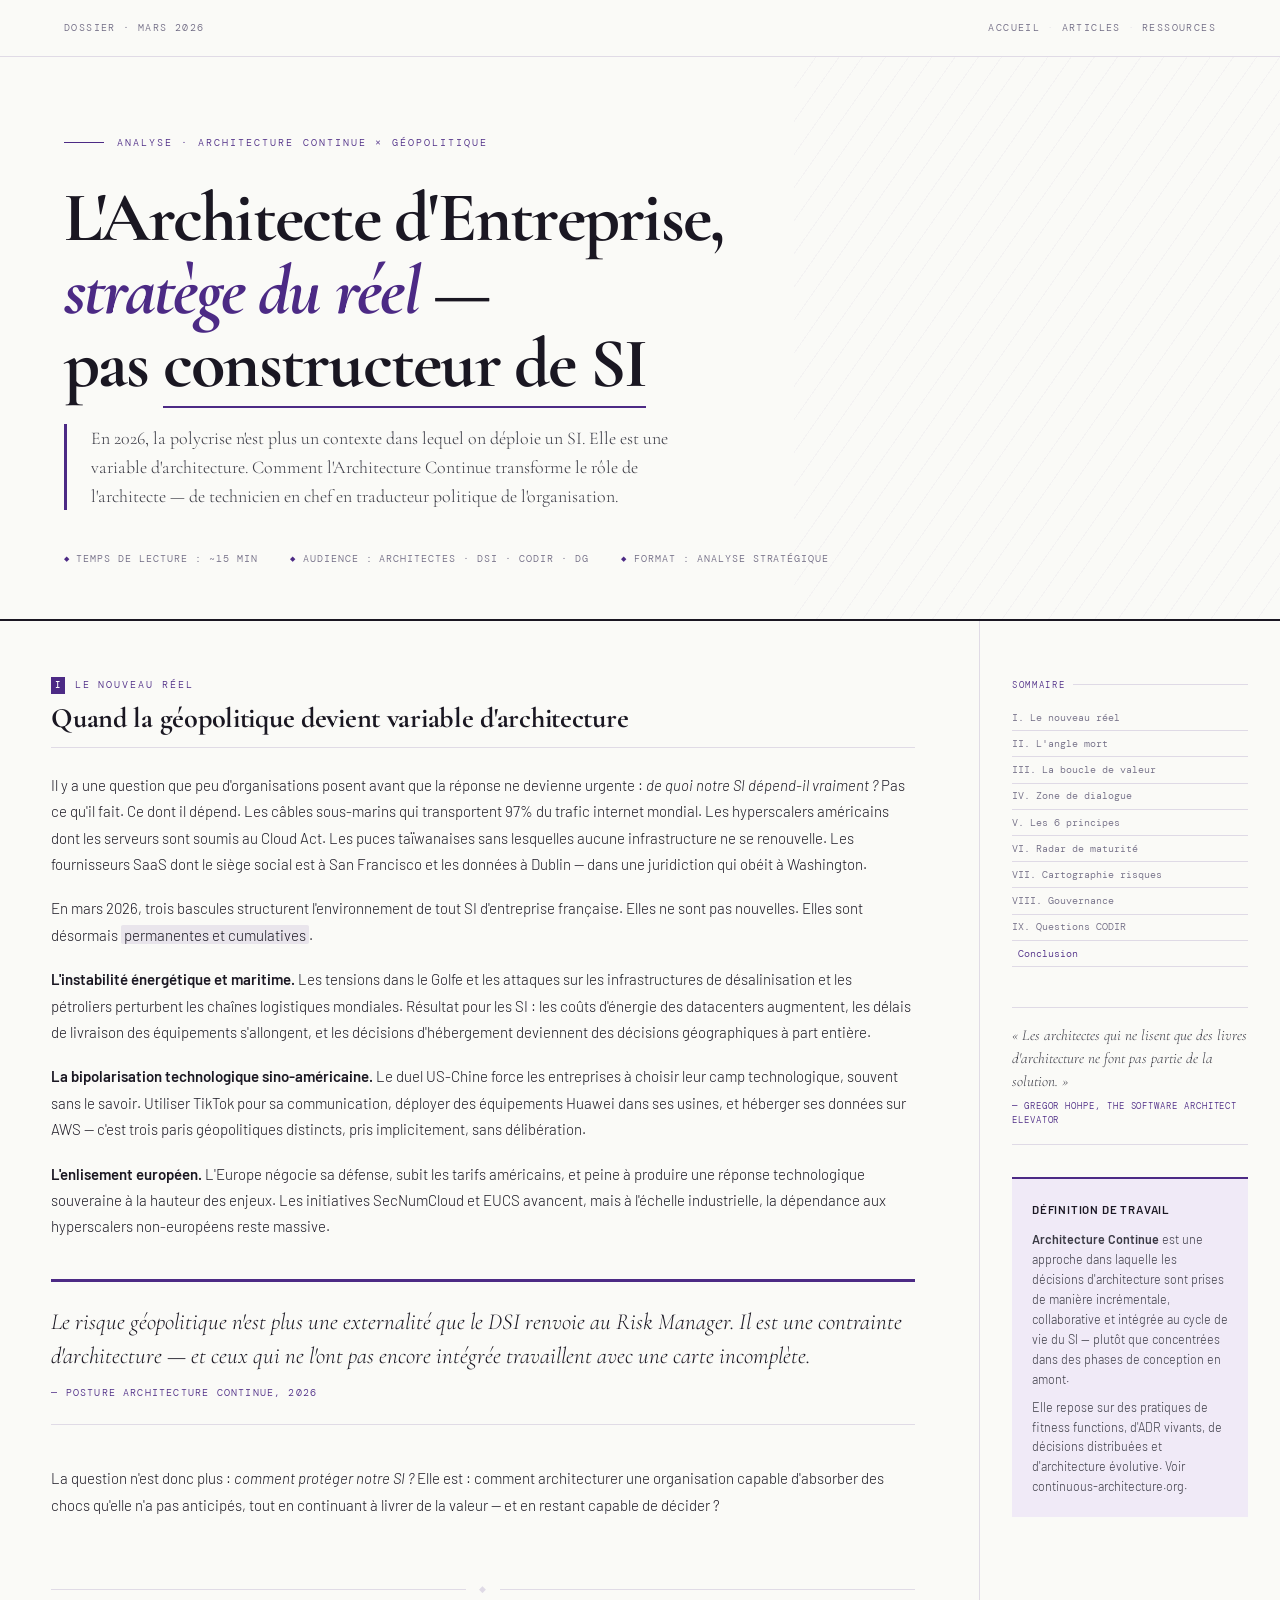
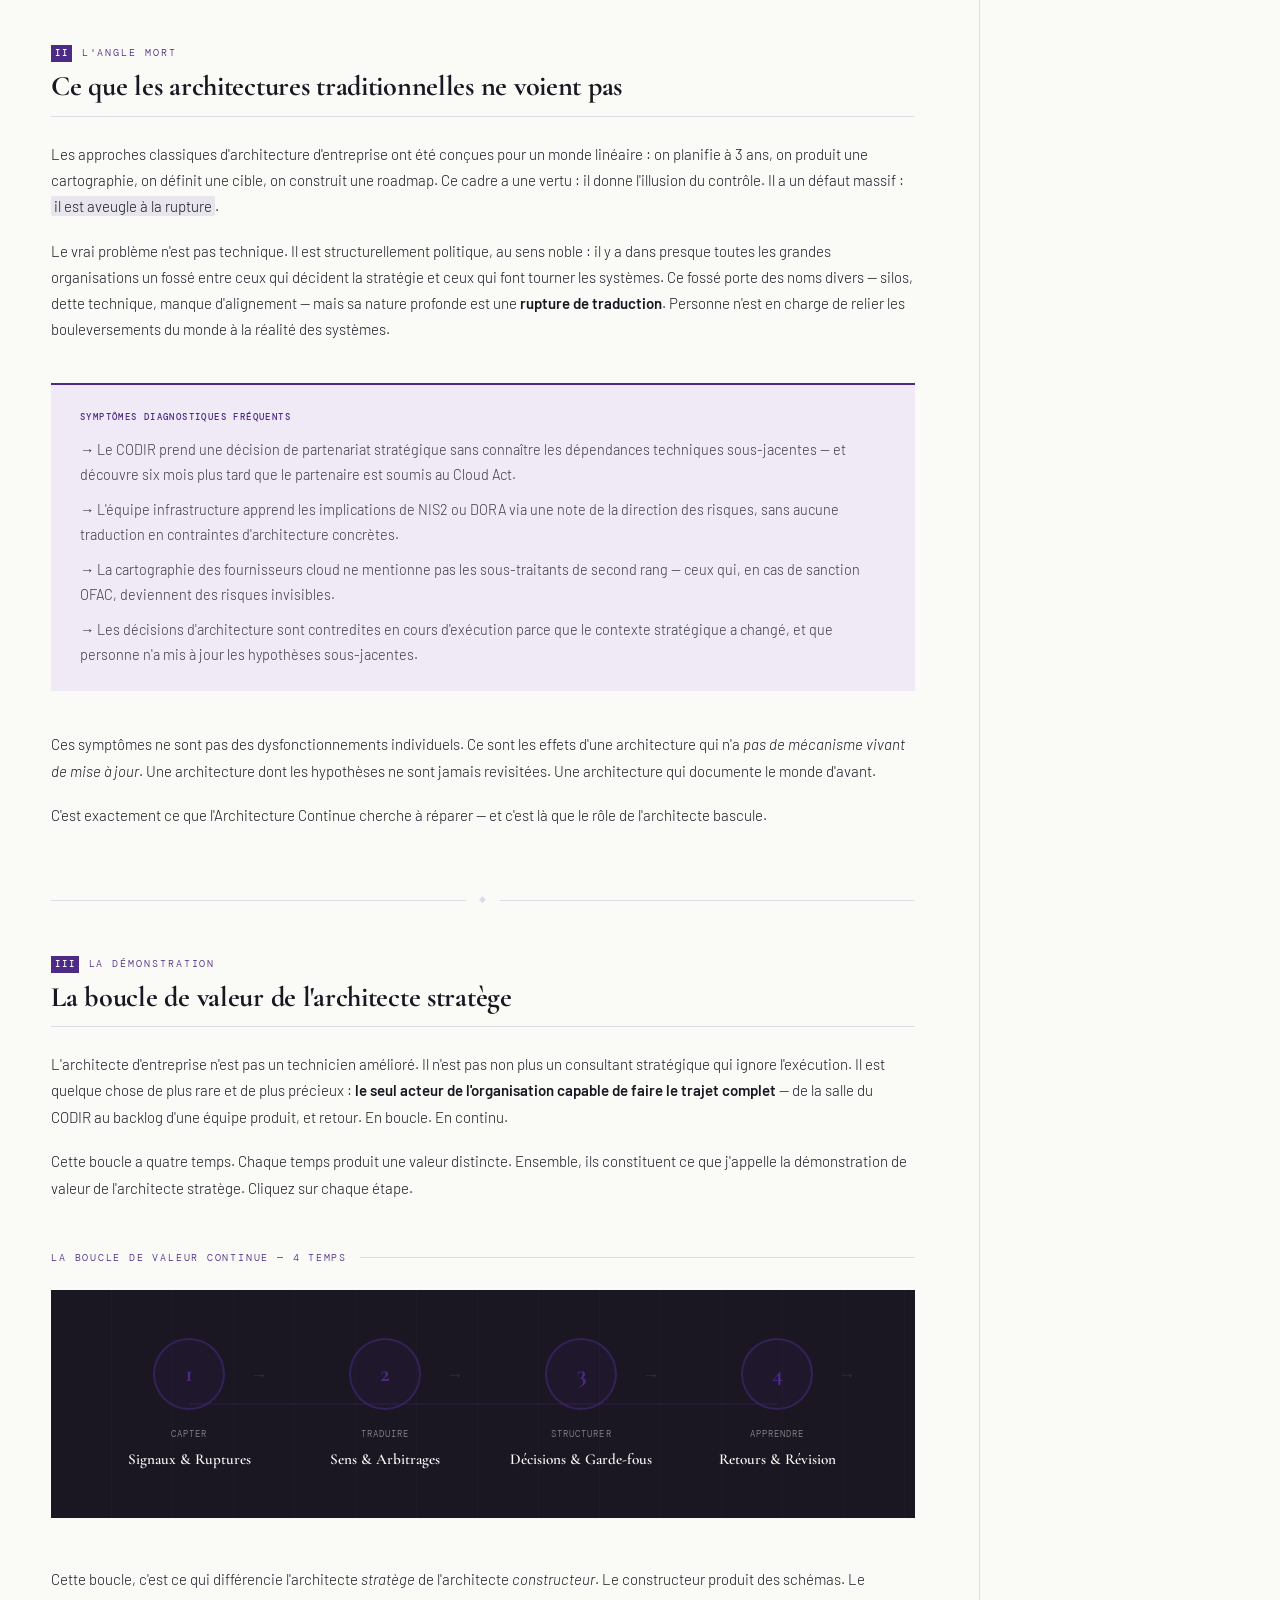
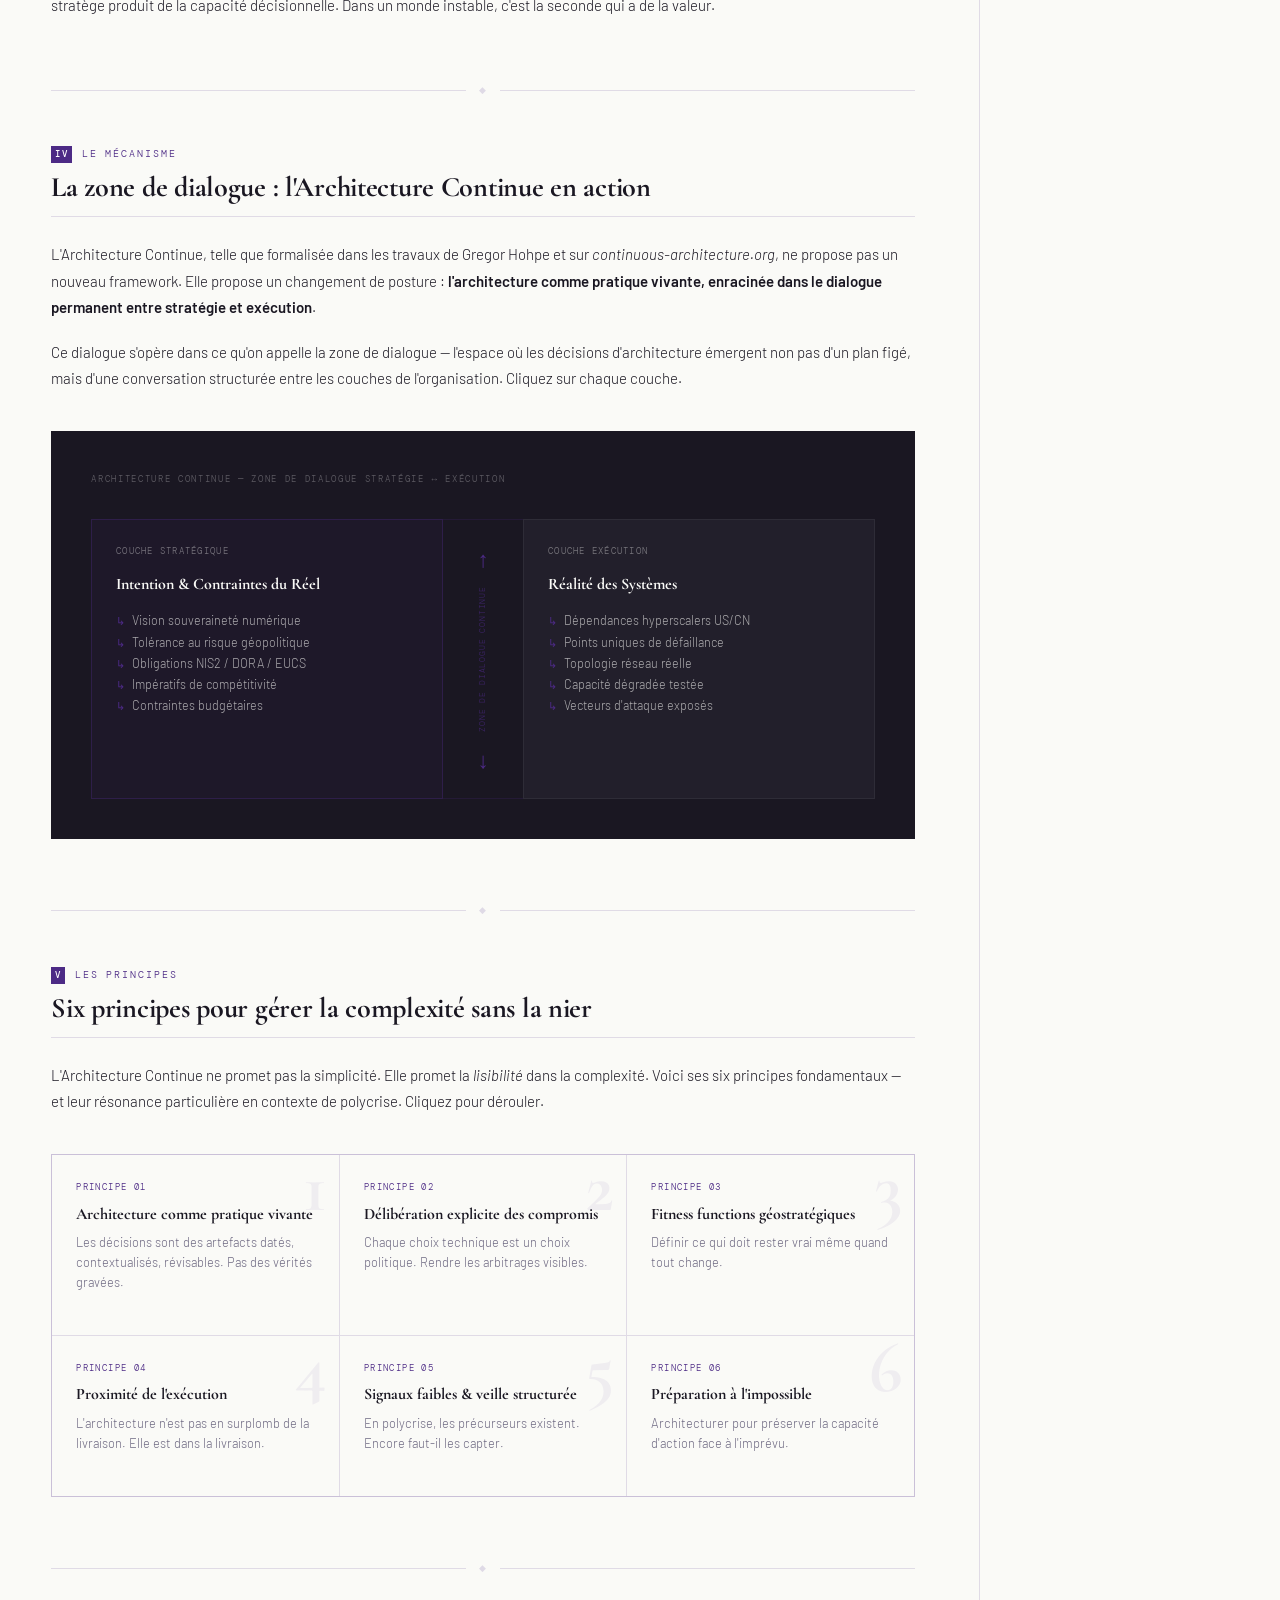
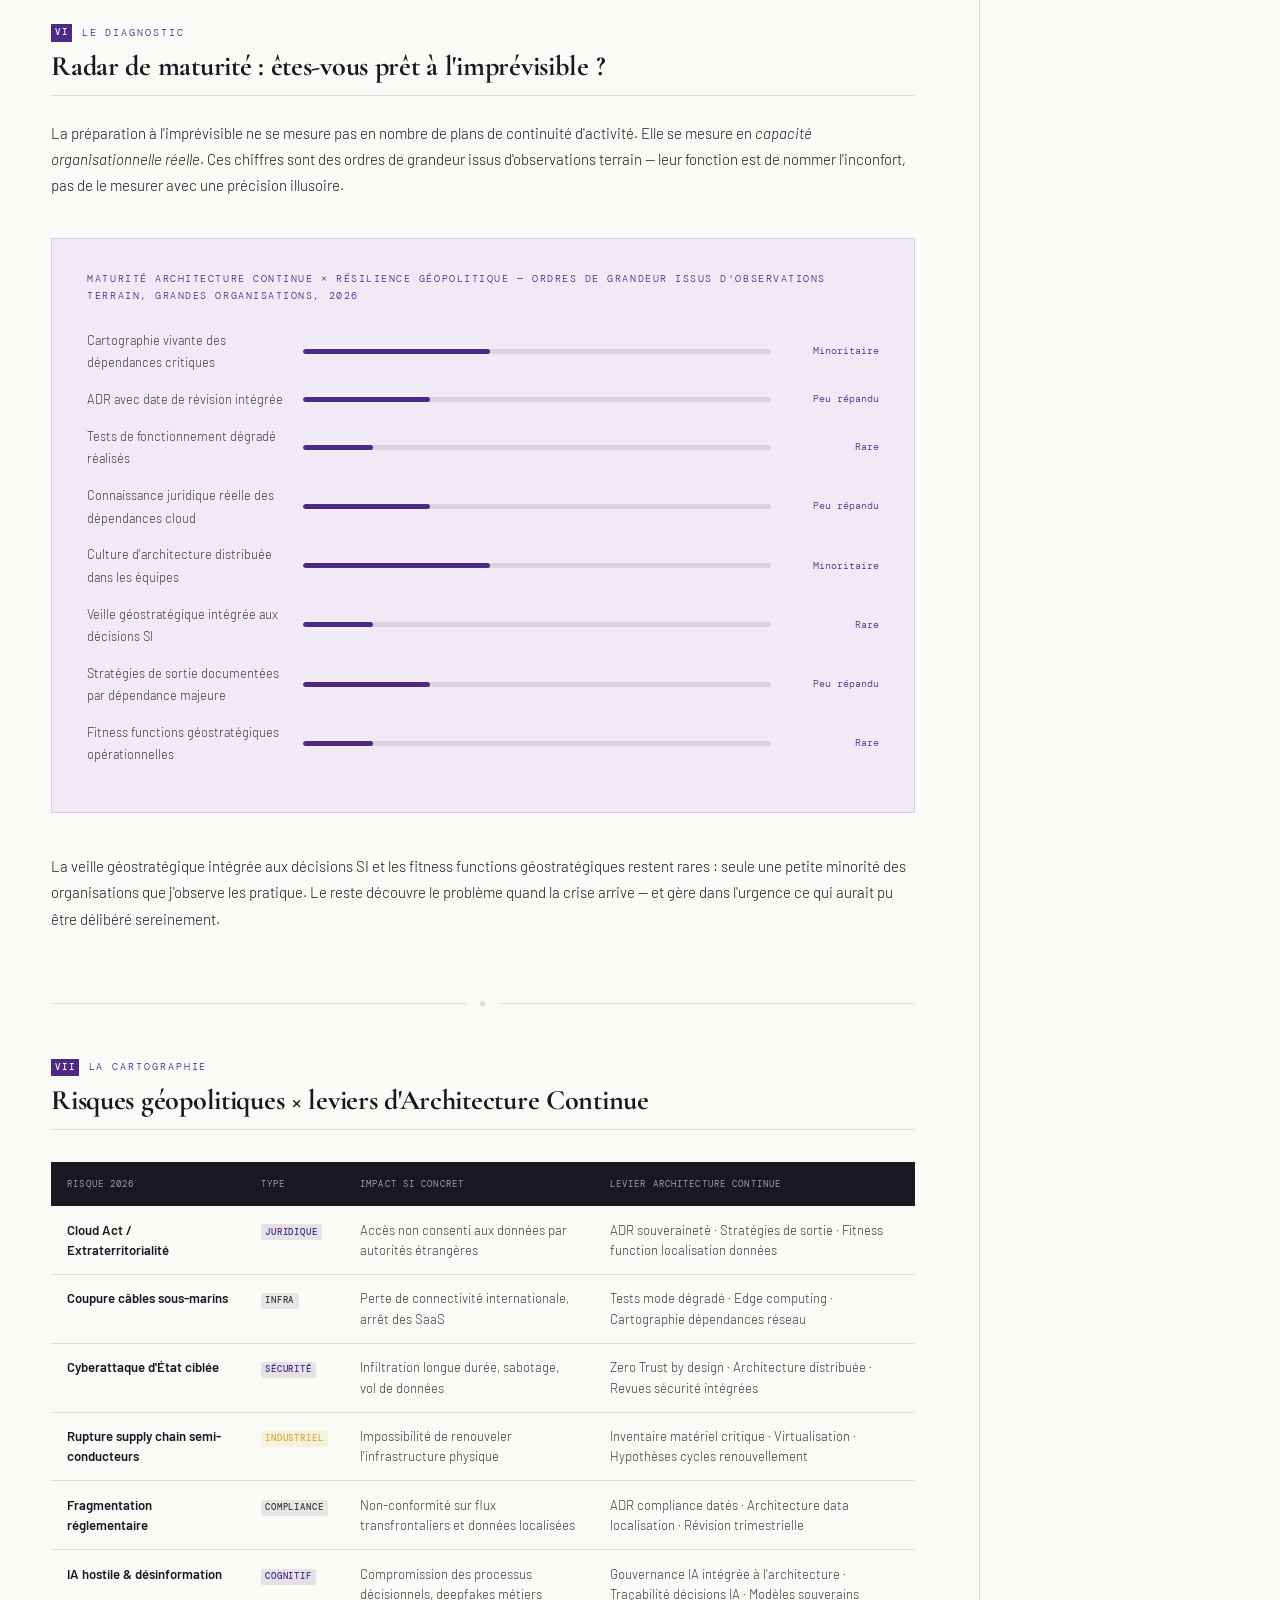
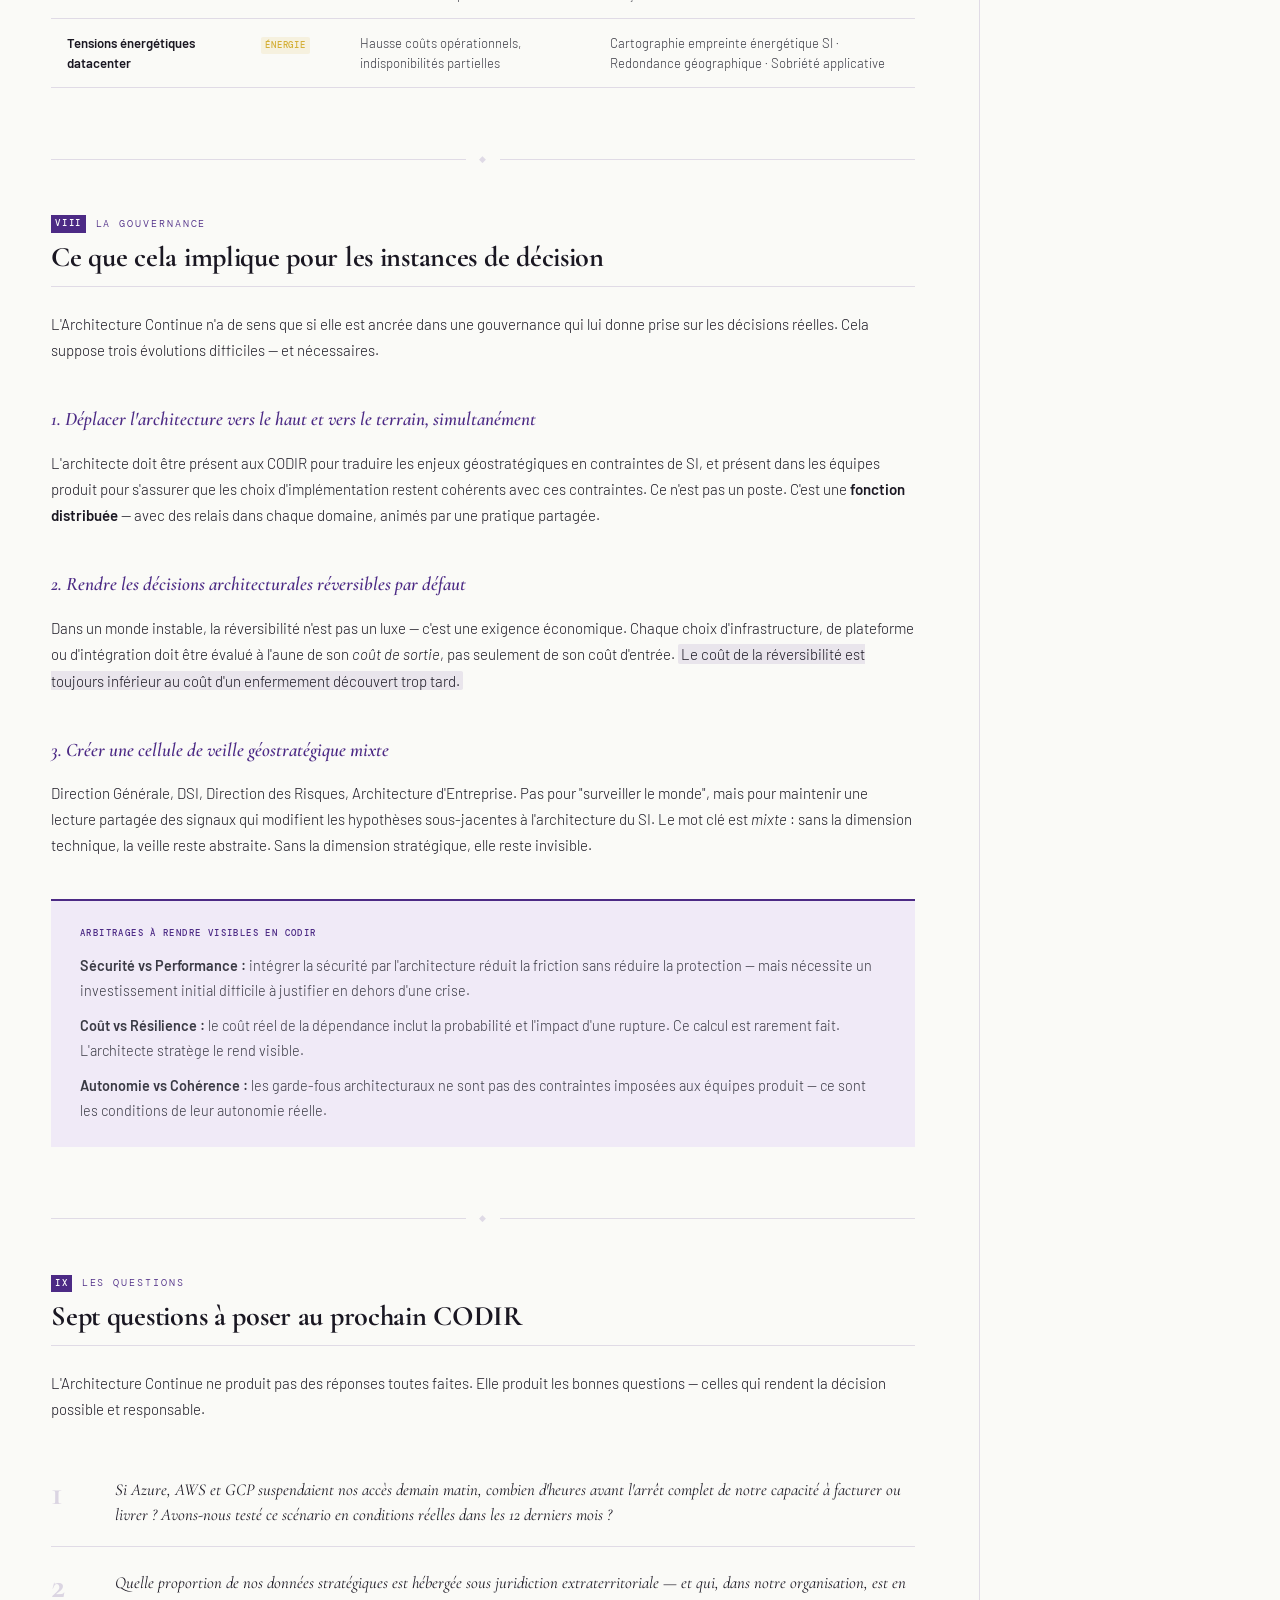
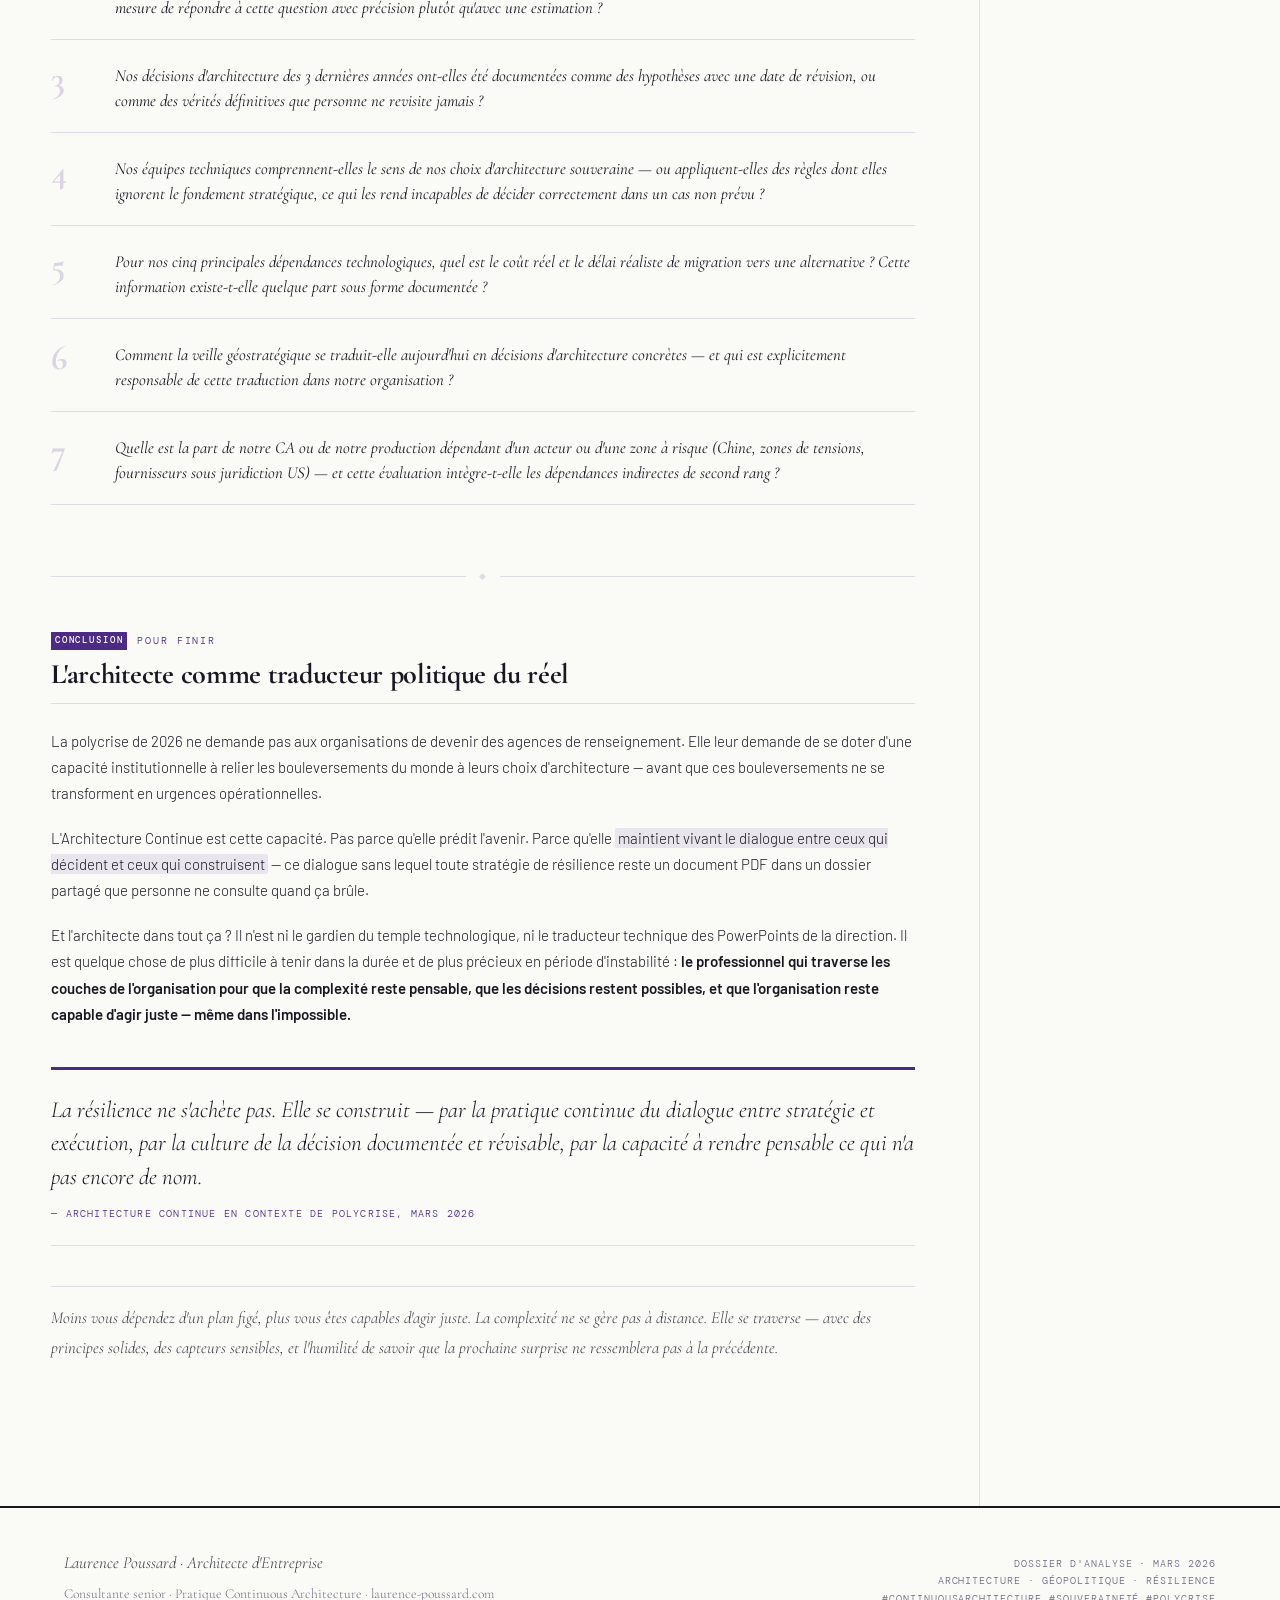
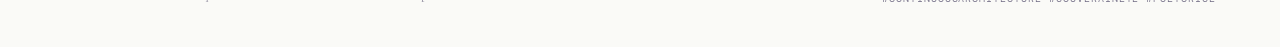
<file: static/dossiers/architecture-continue-polycrise-2026.html>
<!DOCTYPE html>
<html lang="fr">
<head>
<meta charset="UTF-8">
<meta name="viewport" content="width=device-width, initial-scale=1.0">
<title>L'Architecture Continue face à l'Imprévisible — 2026</title>
<meta name="description" content="Dossier d'analyse : quand la géopolitique devient une variable d'architecture. Boucle de valeur de l'architecte stratège, radar de maturité, risques et questions pour le CODIR.">
<meta name="author" content="Laurence Poussard">
<link rel="canonical" href="https://laurence-poussard.com/dossiers/architecture-continue-polycrise-2026.html">
<meta property="og:type" content="article">
<meta property="og:site_name" content="Laurence Poussard">
<meta property="og:locale" content="fr_FR">
<meta property="og:title" content="L'Architecture Continue face à l'imprévisible (2026)">
<meta property="og:description" content="Dossier d'analyse : quand la géopolitique devient une variable d'architecture. Boucle de valeur de l'architecte stratège, radar de maturité, risques et questions pour le CODIR.">
<meta property="og:url" content="https://laurence-poussard.com/dossiers/architecture-continue-polycrise-2026.html">
<meta property="og:image" content="https://laurence-poussard.com/images/resources/og-dossier-architecture-continue.jpg">
<meta name="twitter:card" content="summary_large_image">
<meta name="twitter:title" content="L'Architecture Continue face à l'imprévisible (2026)">
<meta name="twitter:description" content="Dossier d'analyse : quand la géopolitique devient une variable d'architecture. Boucle de valeur de l'architecte stratège, radar de maturité, risques et questions pour le CODIR.">
<meta name="twitter:image" content="https://laurence-poussard.com/images/resources/og-dossier-architecture-continue.jpg">
<link href="https://fonts.googleapis.com/css2?family=Cormorant+Garamond:ital,wght@0,300;0,400;0,600;0,700;1,300;1,400;1,600&family=DM+Mono:ital,wght@0,300;0,400;0,500;1,300&family=Barlow:wght@300;400;500;600&display=swap" rel="stylesheet">
<style>
/* ════════════════════════════════════════
   DESIGN DIRECTION : Editorial Grand Format
   Palette : Encre profonde / Parchemin chaud / Vermillon
   Typo : Cormorant Garamond (luxe intellectuel) + DM Mono (précision technique)
   Ambiance : Revue de géopolitique, dense, érudite, sans concession
   ════════════════════════════════════════ */

:root {
  --ink:        #1a1722;
  --paper:      #fafaf7;
  --cream:      #f0eaf7;
  --vermillon:  #4c2a85;
  --vermillon2: #6b3eb0;
  --slate:      #3a3a44;
  --slate2:     #6e6982;
  --gold:       #d4af37;
  --rule:       rgba(76,42,133,0.15);
  --col-w:      680px;
  --mg:         clamp(1.5rem, 5vw, 5rem);
}

*, *::before, *::after { box-sizing: border-box; margin: 0; padding: 0; }
html { scroll-behavior: smooth; }

body {
  background: var(--paper);
  color: var(--ink);
  font-family: 'Barlow', sans-serif;
  font-weight: 300;
  font-size: clamp(15px, 1.1vw, 17px);
  line-height: 1.75;
  overflow-x: hidden;
}

/* ── SCROLLBAR ── */
::-webkit-scrollbar { width: 4px; }
::-webkit-scrollbar-track { background: var(--cream); }
::-webkit-scrollbar-thumb { background: var(--vermillon); }

/* ── PROGRESS ── */
#prog {
  position: fixed; top: 0; left: 0; z-index: 200;
  height: 2px; width: 0; background: var(--vermillon);
  transition: width 80ms linear;
}

/* ═══════════════════════════
   MASTHEAD & HEADER
   ═══════════════════════════ */
.masthead {
  display: grid;
  grid-template-columns: 1fr 1fr;
  align-items: center;
  padding: 1.2rem var(--mg);
  border-bottom: 1px solid var(--rule);
  gap: 1rem;
}
.masthead-l, .masthead-r {
  font-family: 'DM Mono', monospace;
  font-size: 0.62rem;
  letter-spacing: 0.14em;
  text-transform: uppercase;
  color: var(--slate2);
}
.masthead-r { text-align: right; }
.masthead-nav {
  display: flex;
  justify-content: flex-end;
  align-items: center;
  gap: 0.5rem;
}
.masthead-nav a {
  color: var(--slate2);
  text-decoration: none;
  transition: color 0.2s ease;
  letter-spacing: 0.14em;
}
.masthead-nav a:hover {
  color: var(--vermillon);
}
.masthead-nav span {
  color: var(--rule);
  font-size: 0.7em;
}
.masthead-c {
  font-family: 'Cormorant Garamond', serif;
  font-size: 0.95rem;
  font-weight: 600;
  letter-spacing: 0.3em;
  text-transform: uppercase;
  color: var(--ink);
  text-align: center;
  white-space: nowrap;
}

/* ── HERO ── */
.hero {
  padding: clamp(3rem, 6vw, 6rem) var(--mg) clamp(2rem, 4vw, 4rem);
  max-width: 1280px;
  margin: 0 auto;
  position: relative;
}

.hero::after {
  content: '';
  position: absolute;
  right: 0; top: 0;
  width: 38%; height: 100%;
  background: repeating-linear-gradient(
    -55deg,
    transparent 0, transparent 18px,
    rgba(76,42,133,0.035) 18px, rgba(76,42,133,0.035) 19px
  );
  pointer-events: none;
}

.kicker {
  font-family: 'DM Mono', monospace;
  font-size: 0.65rem;
  letter-spacing: 0.2em;
  text-transform: uppercase;
  color: var(--vermillon);
  display: flex; align-items: center; gap: 0.8rem;
  margin-bottom: 1.8rem;
}
.kicker::before {
  content: '';
  width: 2.5rem; height: 1px;
  background: var(--vermillon);
}

.hero h1 {
  font-family: 'Cormorant Garamond', serif;
  font-size: clamp(2.8rem, 5.5vw, 5.5rem);
  font-weight: 700;
  line-height: 1.04;
  letter-spacing: -0.025em;
  max-width: 820px;
  margin-bottom: 1.5rem;
}
.hero h1 em { font-style: italic; color: var(--vermillon); }
.hero h1 strong {
  font-weight: 700;
  position: relative;
}
.hero h1 strong::after {
  content: '';
  position: absolute;
  left: 0; bottom: -2px;
  width: 100%; height: 2px;
  background: var(--vermillon);
}

.deck {
  font-family: 'Cormorant Garamond', serif;
  font-size: clamp(1.05rem, 1.4vw, 1.3rem);
  font-weight: 300;
  line-height: 1.6;
  color: var(--slate);
  max-width: 620px;
  margin-bottom: 2.5rem;
  border-left: 3px solid var(--vermillon);
  padding-left: 1.5rem;
}

.hero-meta {
  display: flex; flex-wrap: wrap; gap: 2rem;
  font-family: 'DM Mono', monospace;
  font-size: 0.62rem;
  letter-spacing: 0.1em;
  text-transform: uppercase;
  color: var(--slate2);
}
.hero-meta span { display: flex; align-items: center; gap: 0.4rem; }
.hero-meta span::before { content: '◆'; color: var(--vermillon); font-size: 0.45rem; }

/* ═══════════════════════════
   LAYOUT PRINCIPAL
   ═══════════════════════════ */
.page {
  max-width: 1280px;
  margin: 0 auto;
  display: grid;
  grid-template-columns: 1fr 300px;
  gap: 0;
  align-items: start;
  border-top: 2px solid var(--ink);
}

@media (max-width: 960px) {
  .page { grid-template-columns: 1fr; }
  .sidebar { display: none; }
}

/* ── MAIN ── */
.main {
  padding: 3.5rem var(--mg) 5rem clamp(1.5rem, 4vw, 4rem);
  border-right: 1px solid var(--rule);
  min-width: 0;
}

/* ── SECTIONS ── */
.section { margin-bottom: 4rem; }

.section-tag {
  font-family: 'DM Mono', monospace;
  font-size: 0.6rem;
  letter-spacing: 0.2em;
  text-transform: uppercase;
  color: var(--vermillon);
  margin-bottom: 0.5rem;
  display: flex; align-items: center; gap: 0.6rem;
}
.section-tag::before {
  content: attr(data-n);
  font-size: 0.55rem;
  background: var(--vermillon);
  color: white;
  padding: 0.1em 0.4em;
  font-weight: 500;
}

h2 {
  font-family: 'Cormorant Garamond', serif;
  font-size: clamp(1.6rem, 2.2vw, 2.2rem);
  font-weight: 700;
  line-height: 1.15;
  letter-spacing: -0.01em;
  margin-bottom: 1.5rem;
  padding-bottom: 0.8rem;
  border-bottom: 1px solid var(--rule);
}

h3 {
  font-family: 'Cormorant Garamond', serif;
  font-size: 1.2rem;
  font-weight: 600;
  font-style: italic;
  color: var(--vermillon);
  margin: 2.5rem 0 0.8rem;
}

h4 {
  font-family: 'Barlow', sans-serif;
  font-size: 0.82rem;
  font-weight: 600;
  text-transform: uppercase;
  letter-spacing: 0.07em;
  color: var(--slate);
  margin-bottom: 0.5rem;
}

p { margin-bottom: 1.15rem; }
p:last-child { margin-bottom: 0; }

strong { font-weight: 600; }
em { font-style: italic; }

mark {
  background: rgba(76,42,133,0.1);
  color: inherit;
  padding: 0.05em 0.2em;
  border-radius: 2px;
}

/* ── PULLQUOTE ── */
.pq {
  font-family: 'Cormorant Garamond', serif;
  font-size: clamp(1.3rem, 1.8vw, 1.65rem);
  font-style: italic;
  font-weight: 300;
  line-height: 1.45;
  color: var(--ink);
  border-top: 3px solid var(--vermillon);
  border-bottom: 1px solid var(--rule);
  padding: 1.5rem 0;
  margin: 2.5rem 0;
}
.pq cite {
  display: block;
  font-family: 'DM Mono', monospace;
  font-style: normal;
  font-size: 0.62rem;
  letter-spacing: 0.12em;
  text-transform: uppercase;
  color: var(--vermillon);
  margin-top: 0.8rem;
}

/* ── CALLOUT ── */
.callout {
  background: var(--cream);
  border-top: 2px solid var(--vermillon);
  padding: 1.5rem 1.8rem;
  margin: 2.5rem 0;
  position: relative;
}
.callout-tag {
  font-family: 'DM Mono', monospace;
  font-size: 0.58rem;
  text-transform: uppercase;
  letter-spacing: 0.15em;
  color: var(--vermillon);
  margin-bottom: 0.75rem;
  font-weight: 500;
}
.callout p { color: var(--slate); font-size: 0.9rem; margin-bottom: 0.6rem; }
.callout p:last-child { margin-bottom: 0; }

/* ═══════════════════════════
   BOUCLE DE VALEUR — pièce centrale
   ═══════════════════════════ */
.value-loop {
  margin: 3rem 0;
  position: relative;
}

.vl-title {
  font-family: 'DM Mono', monospace;
  font-size: 0.62rem;
  text-transform: uppercase;
  letter-spacing: 0.18em;
  color: var(--vermillon);
  margin-bottom: 1.5rem;
  display: flex; align-items: center; gap: 0.8rem;
}
.vl-title::after {
  content: ''; flex: 1;
  height: 1px; background: var(--rule);
}

.loop-container {
  background: var(--ink);
  padding: 3rem 2.5rem;
  position: relative;
  overflow: hidden;
}

.loop-container::before {
  content: '';
  position: absolute; inset: 0;
  background: repeating-linear-gradient(
    90deg,
    transparent 0, transparent 60px,
    rgba(255,255,255,0.015) 60px, rgba(255,255,255,0.015) 61px
  );
  pointer-events: none;
}

.loop-grid {
  display: grid;
  grid-template-columns: repeat(4, 1fr);
  gap: 0;
  position: relative;
}

@media (max-width: 700px) {
  .loop-grid { grid-template-columns: 1fr 1fr; }
}

/* Arrow between nodes */
.loop-grid::before {
  content: '';
  position: absolute;
  top: 50%; left: 12.5%;
  width: 75%; height: 1px;
  background: rgba(76,42,133,0.4);
  transform: translateY(-50%);
  z-index: 0;
}

.loop-node {
  position: relative; z-index: 1;
  display: flex; flex-direction: column;
  align-items: center;
  padding: 0 1rem;
  cursor: pointer;
  transition: transform 0.2s;
}
.loop-node:hover { transform: translateY(-4px); }
.loop-node:hover .ln-circle { border-color: var(--vermillon2); background: rgba(76,42,133,0.25); }

.ln-circle {
  width: 72px; height: 72px;
  border-radius: 50%;
  border: 2px solid rgba(76,42,133,0.5);
  background: rgba(76,42,133,0.1);
  display: flex; align-items: center; justify-content: center;
  margin-bottom: 1rem;
  transition: all 0.2s;
  position: relative;
}
.ln-num {
  font-family: 'Cormorant Garamond', serif;
  font-size: 1.5rem;
  font-weight: 700;
  color: var(--vermillon);
}

/* Arrow connector */
.loop-node:not(:last-child) .ln-circle::after {
  content: '→';
  position: absolute;
  right: -2.8rem;
  top: 50%; transform: translateY(-50%);
  font-size: 1.1rem;
  color: rgba(76,42,133,0.6);
}

@media (max-width: 700px) {
  .loop-node:nth-child(2) .ln-circle::after,
  .loop-node:nth-child(4) .ln-circle::after { display: none; }
}

.ln-label {
  font-family: 'DM Mono', monospace;
  font-size: 0.58rem;
  text-transform: uppercase;
  letter-spacing: 0.12em;
  color: rgba(250,250,247,0.5);
  text-align: center;
  margin-bottom: 0.5rem;
}
.ln-title {
  font-family: 'Cormorant Garamond', serif;
  font-size: 0.95rem;
  font-weight: 600;
  color: var(--paper);
  text-align: center;
  line-height: 1.3;
}

/* Detail panels */
.loop-detail {
  display: none;
  grid-column: 1 / -1;
  margin-top: 2rem;
  padding: 1.75rem 2rem;
  background: rgba(250,250,247,0.05);
  border-top: 1px solid rgba(76,42,133,0.3);
  animation: fadeUp 0.3s ease;
}
.loop-detail.open { display: block; }

@keyframes fadeUp {
  from { opacity: 0; transform: translateY(12px); }
  to   { opacity: 1; transform: translateY(0); }
}

.ld-head {
  font-family: 'Cormorant Garamond', serif;
  font-size: 1.1rem;
  font-weight: 600;
  color: var(--vermillon);
  margin-bottom: 0.8rem;
}
.ld-body {
  font-size: 0.88rem;
  line-height: 1.65;
  color: rgba(250,250,247,0.8);
}
.ld-value {
  margin-top: 1rem;
  padding: 0.75rem 1rem;
  background: rgba(76,42,133,0.12);
  border-left: 2px solid var(--vermillon);
  font-size: 0.82rem;
  color: rgba(250,250,247,0.9);
  font-style: italic;
}

/* ═══════════════════════════
   DIAGRAM ZONE DIALOGUE
   ═══════════════════════════ */
.zone-diagram {
  background: var(--ink);
  padding: 2.5rem;
  margin: 2.5rem 0;
  overflow: hidden;
}

.zd-header {
  font-family: 'DM Mono', monospace;
  font-size: 0.58rem;
  text-transform: uppercase;
  letter-spacing: 0.18em;
  color: rgba(250,250,247,0.3);
  margin-bottom: 2rem;
}

.zd-layers {
  display: grid;
  grid-template-columns: 1fr 80px 1fr;
  min-height: 280px;
  gap: 0;
}

.zd-layer {
  padding: 1.5rem;
  border: 1px solid;
  cursor: pointer;
  transition: background 0.25s;
}
.zd-layer.strategy {
  border-color: rgba(76,42,133,0.35);
  background: rgba(76,42,133,0.08);
}
.zd-layer.execution {
  border-color: rgba(58,58,68,0.5);
  background: rgba(58,58,68,0.25);
}
.zd-layer.strategy:hover, .zd-layer.strategy.lit { background: rgba(76,42,133,0.22); }
.zd-layer.execution:hover, .zd-layer.execution.lit { background: rgba(58,58,68,0.5); }

.zd-ltype {
  font-family: 'DM Mono', monospace;
  font-size: 0.56rem;
  text-transform: uppercase;
  letter-spacing: 0.14em;
  color: rgba(250,250,247,0.4);
  margin-bottom: 0.6rem;
}
.zd-layer h4 {
  font-family: 'Cormorant Garamond', serif;
  font-size: 1rem;
  font-weight: 700;
  color: var(--paper);
  margin-bottom: 0.8rem;
  text-transform: none;
  letter-spacing: 0;
  font-style: normal;
}
.zd-list {
  list-style: none;
  font-size: 0.78rem;
  color: rgba(250,250,247,0.65);
  line-height: 1.7;
}
.zd-list li::before {
  content: '↳ ';
  color: var(--vermillon);
  font-family: 'DM Mono', monospace;
  font-size: 0.7rem;
}

.zd-bridge {
  display: flex;
  flex-direction: column;
  align-items: center;
  justify-content: center;
  gap: 0.5rem;
  border-top: 1px solid rgba(76,42,133,0.2);
  border-bottom: 1px solid rgba(76,42,133,0.2);
}
.zd-arrow {
  font-size: 1.4rem;
  color: var(--vermillon);
  animation: throb 2.2s ease-in-out infinite;
}
@keyframes throb {
  0%,100% { opacity:0.4; transform: scale(1); }
  50% { opacity:1; transform: scale(1.15); }
}
.zd-bridge-label {
  font-family: 'DM Mono', monospace;
  font-size: 0.52rem;
  text-transform: uppercase;
  letter-spacing: 0.1em;
  color: var(--vermillon);
  writing-mode: vertical-rl;
  transform: rotate(180deg);
  opacity: 0.7;
}

.zd-expand {
  display: none;
  grid-column: 1 / -1;
  margin-top: 0;
  padding: 1.5rem 1.75rem;
  background: rgba(250,250,247,0.04);
  border-top: 1px solid rgba(76,42,133,0.25);
  font-size: 0.85rem;
  line-height: 1.65;
  color: rgba(250,250,247,0.8);
  animation: fadeUp 0.25s ease;
}
.zd-expand.open { display: block; }
.zd-expand strong { color: var(--vermillon); }

/* ═══════════════════════════
   PRINCIPES GRID
   ═══════════════════════════ */
.principles {
  display: grid;
  grid-template-columns: repeat(3, 1fr);
  gap: 1px;
  background: var(--rule);
  border: 1px solid var(--rule);
  margin: 2.5rem 0;
}
@media (max-width: 700px) {
  .principles { grid-template-columns: 1fr 1fr; }
}
@media (max-width: 480px) {
  .principles { grid-template-columns: 1fr; }
}

.pc {
  background: var(--paper);
  padding: 1.5rem;
  cursor: pointer;
  transition: background 0.2s;
  position: relative;
  overflow: hidden;
}
.pc:hover, .pc.open { background: var(--cream); }

.pc-ghost {
  position: absolute;
  right: 0.75rem; top: -0.25rem;
  font-family: 'Cormorant Garamond', serif;
  font-size: 4.5rem;
  font-weight: 700;
  color: rgba(76,42,133,0.06);
  line-height: 1;
  pointer-events: none;
}

.pc-num {
  font-family: 'DM Mono', monospace;
  font-size: 0.58rem;
  text-transform: uppercase;
  letter-spacing: 0.15em;
  color: var(--vermillon);
  margin-bottom: 0.5rem;
}
.pc-title {
  font-family: 'Cormorant Garamond', serif;
  font-size: 1rem;
  font-weight: 700;
  line-height: 1.25;
  margin-bottom: 0.6rem;
}
.pc-sum {
  font-size: 0.8rem;
  color: var(--slate2);
  line-height: 1.55;
}
.pc-detail {
  display: none;
  margin-top: 0.9rem;
  padding-top: 0.9rem;
  border-top: 1px solid var(--rule);
  font-size: 0.78rem;
  color: var(--slate);
  line-height: 1.65;
  animation: fadeUp 0.25s ease;
}
.pc-detail.open { display: block; }
.pc-geo {
  display: inline-block;
  font-family: 'DM Mono', monospace;
  font-size: 0.58rem;
  color: var(--vermillon);
  text-transform: uppercase;
  letter-spacing: 0.08em;
  margin-top: 0.6rem;
  background: rgba(76,42,133,0.08);
  padding: 0.2em 0.5em;
}

/* ═══════════════════════════
   RADAR
   ═══════════════════════════ */
.radar {
  background: var(--cream);
  border: 1px solid var(--rule);
  padding: 2rem 2.2rem;
  margin: 2.5rem 0;
}
.radar-hd {
  font-family: 'DM Mono', monospace;
  font-size: 0.6rem;
  text-transform: uppercase;
  letter-spacing: 0.16em;
  color: var(--vermillon);
  margin-bottom: 1.5rem;
}
.ri {
  display: grid;
  grid-template-columns: 200px 1fr 92px;
  align-items: center;
  gap: 1rem;
  margin-bottom: 0.9rem;
}
@media (max-width: 580px) {
  .ri { grid-template-columns: 1fr; gap: 0.3rem; margin-bottom: 1.2rem; }
  .ri-score { display: none; }
}
.ri-name { font-size: 0.8rem; color: var(--slate); }
.ri-track {
  height: 5px;
  background: rgba(26,23,34,0.1);
  border-radius: 3px;
  overflow: hidden;
}
.ri-bar {
  height: 100%;
  background: var(--vermillon);
  width: 0;
  border-radius: 3px;
  transition: width 1.3s cubic-bezier(0.16,1,0.3,1);
}
.ri-score {
  font-family: 'DM Mono', monospace;
  font-size: 0.65rem;
  color: var(--vermillon);
  text-align: right;
}

/* ═══════════════════════════
   TABLE
   ═══════════════════════════ */
.data-table {
  width: 100%;
  border-collapse: collapse;
  margin: 2rem 0;
  font-size: 0.82rem;
}
.data-table thead tr {
  background: var(--ink);
}
.data-table th {
  font-family: 'DM Mono', monospace;
  font-size: 0.58rem;
  text-transform: uppercase;
  letter-spacing: 0.12em;
  color: rgba(250,250,247,0.6);
  font-weight: 400;
  padding: 0.85rem 1rem;
  text-align: left;
}
.data-table td {
  padding: 0.85rem 1rem;
  border-bottom: 1px solid var(--rule);
  color: var(--slate);
  vertical-align: top;
  line-height: 1.55;
}
.data-table tr:hover td { background: var(--cream); }
.data-table td strong { color: var(--ink); }
.tag {
  display: inline-block;
  font-family: 'DM Mono', monospace;
  font-size: 0.55rem;
  text-transform: uppercase;
  letter-spacing: 0.1em;
  padding: 0.15em 0.5em;
  border-radius: 2px;
  font-weight: 500;
}
.tag-r { background: rgba(76,42,133,0.12); color: var(--vermillon); }
.tag-s { background: rgba(58,58,68,0.1); color: var(--slate); }
.tag-g { background: rgba(212,175,55,0.12); color: var(--gold); }

/* ═══════════════════════════
   SIDEBAR
   ═══════════════════════════ */
.sidebar {
  padding: 3.5rem 2rem 5rem;
  position: sticky;
  top: 0;
  height: 100vh;
  overflow-y: auto;
  scrollbar-width: thin;
  scrollbar-color: var(--vermillon) transparent;
}

.sb-toc {
  margin-bottom: 2.5rem;
}
.sb-label {
  font-family: 'DM Mono', monospace;
  font-size: 0.58rem;
  text-transform: uppercase;
  letter-spacing: 0.18em;
  color: var(--vermillon);
  margin-bottom: 0.75rem;
  display: flex; align-items: center; gap: 0.5rem;
}
.sb-label::after {
  content: ''; flex: 1;
  height: 1px; background: var(--rule);
}
.sb-toc a {
  display: block;
  font-family: 'DM Mono', monospace;
  font-size: 0.65rem;
  color: var(--slate2);
  text-decoration: none;
  padding: 0.3rem 0;
  border-bottom: 1px solid var(--rule);
  transition: color 0.2s, padding-left 0.2s;
  line-height: 1.5;
}
.sb-toc a:hover, .sb-toc a.active {
  color: var(--vermillon);
  padding-left: 0.4rem;
}

.sb-block {
  margin-bottom: 2rem;
  padding: 1.25rem;
  background: var(--cream);
  border-top: 2px solid var(--vermillon);
}
.sb-block h5 {
  font-family: 'Barlow', sans-serif;
  font-size: 0.72rem;
  font-weight: 600;
  text-transform: uppercase;
  letter-spacing: 0.07em;
  color: var(--ink);
  margin-bottom: 0.65rem;
}
.sb-block p {
  font-size: 0.78rem;
  color: var(--slate);
  line-height: 1.6;
  margin-bottom: 0.5rem;
}
.sb-block p:last-child { margin-bottom: 0; }

.sb-quote {
  font-family: 'Cormorant Garamond', serif;
  font-size: 0.95rem;
  font-style: italic;
  line-height: 1.5;
  color: var(--slate);
  padding: 1rem 0;
  border-top: 1px solid var(--rule);
  border-bottom: 1px solid var(--rule);
  margin-bottom: 2rem;
}
.sb-quote cite {
  display: block;
  font-style: normal;
  font-family: 'DM Mono', monospace;
  font-size: 0.58rem;
  letter-spacing: 0.1em;
  text-transform: uppercase;
  color: var(--vermillon);
  margin-top: 0.5rem;
}

.sb-list {
  list-style: none;
  margin-bottom: 2rem;
}
.sb-list li {
  font-size: 0.78rem;
  color: var(--slate);
  padding: 0.35rem 0;
  border-bottom: 1px solid var(--rule);
  padding-left: 1rem;
  position: relative;
}
.sb-list li::before {
  content: '▸';
  position: absolute; left: 0;
  color: var(--vermillon);
  font-size: 0.6rem;
  top: 0.45rem;
}

/* ═══════════════════════════
   QUESTIONS CODIR
   ═══════════════════════════ */
.questions { margin: 2rem 0; }
.question {
  display: flex; gap: 1.5rem;
  padding: 1.2rem 0;
  border-bottom: 1px solid var(--rule);
  cursor: default;
  transition: padding-left 0.2s;
}
.question:hover { padding-left: 0.4rem; }
.q-n {
  font-family: 'Cormorant Garamond', serif;
  font-size: 2.2rem;
  font-weight: 700;
  color: rgba(76,42,133,0.18);
  line-height: 1;
  flex-shrink: 0;
  width: 2.5rem;
  padding-top: 0.1rem;
}
.q-text {
  font-family: 'Cormorant Garamond', serif;
  font-size: 1.05rem;
  font-style: italic;
  font-weight: 400;
  line-height: 1.5;
  padding-top: 0.2rem;
}

/* ═══════════════════════════
   SEPARATEUR
   ═══════════════════════════ */
.hr {
  display: flex; align-items: center; gap: 0.8rem;
  margin: 3rem 0;
  font-family: 'DM Mono', monospace;
  font-size: 0.55rem;
  letter-spacing: 0.2em;
  color: var(--rule);
}
.hr::before, .hr::after {
  content: ''; flex: 1;
  height: 1px; background: currentColor;
}

/* ── FADE IN ── */
.fi {
  opacity: 0; transform: translateY(18px);
  transition: opacity 0.65s ease, transform 0.65s ease;
}
.fi.in { opacity: 1; transform: translateY(0); }

/* ═══════════════════════════
   FOOTER
   ═══════════════════════════ */
footer {
  border-top: 2px solid var(--ink);
  padding: 2.5rem var(--mg);
  display: flex;
  justify-content: space-between;
  align-items: flex-end;
  flex-wrap: wrap;
  gap: 1.5rem;
  max-width: 1280px;
  margin: 0 auto;
}
.ft-sig {
  font-family: 'Cormorant Garamond', serif;
  font-size: 1.05rem;
  font-style: italic;
  color: var(--slate);
}
.ft-meta {
  font-family: 'DM Mono', monospace;
  font-size: 0.6rem;
  letter-spacing: 0.1em;
  text-transform: uppercase;
  color: var(--slate2);
  text-align: right;
  line-height: 1.8;
}
</style>
</head>
<body>

<div id="prog"></div>

<!-- ══════════════ MASTHEAD ══════════════ -->
<div class="masthead">
  <div class="masthead-l">Dossier · Mars 2026</div>
  <div class="masthead-r masthead-nav">
    <a href="https://laurence-poussard.com/">Accueil</a>
    <span>·</span>
    <a href="https://laurence-poussard.com/articles/">Articles</a>
    <span>·</span>
    <a href="https://laurence-poussard.com/ressources/">Ressources</a>
  </div>
</div>

<!-- ══════════════ HERO ══════════════ -->
<div class="hero">
  <div class="kicker">Analyse · Architecture Continue × Géopolitique</div>
  <h1>L'Architecte d'Entreprise,<br><em>stratège du réel</em> —<br>pas <strong>constructeur de SI</strong></h1>
  <p class="deck">
    En 2026, la polycrise n'est plus un contexte dans lequel on déploie un SI.
    Elle est une variable d'architecture. Comment l'Architecture Continue transforme
    le rôle de l'architecte — de technicien en chef en traducteur politique de l'organisation.
  </p>
  <div class="hero-meta">
    <span>Temps de lecture : ~15 min</span>
    <span>Audience : Architectes · DSI · CODIR · DG</span>
    <span>Format : Analyse stratégique</span>
  </div>
</div>

<!-- ══════════════ PAGE LAYOUT ══════════════ -->
<div class="page">

  <!-- ── MAIN ── -->
  <main class="main">

    <!-- ─────────────────────────────────────────
         SECTION I — LE NOUVEAU RÉEL
         ───────────────────────────────────────── -->
    <div class="section fi" id="s1">
      <div class="section-tag" data-n="I">Le nouveau réel</div>
      <h2>Quand la géopolitique devient variable d'architecture</h2>

      <p>
        Il y a une question que peu d'organisations posent avant que la réponse ne devienne urgente :
        <em>de quoi notre SI dépend-il vraiment ?</em> Pas ce qu'il fait. Ce dont il dépend.
        Les câbles sous-marins qui transportent 97% du trafic internet mondial. Les hyperscalers
        américains dont les serveurs sont soumis au Cloud Act. Les puces taïwanaises sans lesquelles
        aucune infrastructure ne se renouvelle. Les fournisseurs SaaS dont le siège social est
        à San Francisco et les données à Dublin — dans une juridiction qui obéit à Washington.
      </p>

      <p>
        En mars 2026, trois bascules structurent l'environnement de tout SI d'entreprise française.
        Elles ne sont pas nouvelles. Elles sont désormais <mark>permanentes et cumulatives</mark>.
      </p>

      <p>
        <strong>L'instabilité énergétique et maritime.</strong> Les tensions dans le Golfe et
        les attaques sur les infrastructures de désalinisation et les pétroliers perturbent
        les chaînes logistiques mondiales. Résultat pour les SI : les coûts d'énergie des
        datacenters augmentent, les délais de livraison des équipements s'allongent,
        et les décisions d'hébergement deviennent des décisions géographiques à part entière.
      </p>

      <p>
        <strong>La bipolarisation technologique sino-américaine.</strong> Le duel US-Chine
        force les entreprises à choisir leur camp technologique, souvent sans le savoir.
        Utiliser TikTok pour sa communication, déployer des équipements Huawei dans ses
        usines, et héberger ses données sur AWS — c'est trois paris géopolitiques distincts,
        pris implicitement, sans délibération.
      </p>

      <p>
        <strong>L'enlisement européen.</strong> L'Europe négocie sa défense, subit les
        tarifs américains, et peine à produire une réponse technologique souveraine à
        la hauteur des enjeux. Les initiatives SecNumCloud et EUCS avancent, mais à
        l'échelle industrielle, la dépendance aux hyperscalers non-européens reste massive.
      </p>

      <div class="pq">
        Le risque géopolitique n'est plus une externalité que le DSI renvoie au Risk Manager.
        Il est une <em>contrainte d'architecture</em> — et ceux qui ne l'ont pas encore
        intégrée travaillent avec une carte incomplète.
        <cite>— Posture Architecture Continue, 2026</cite>
      </div>

      <p>
        La question n'est donc plus : <em>comment protéger notre SI ?</em> Elle est :
        comment architecturer une organisation capable d'absorber des chocs qu'elle n'a pas
        anticipés, tout en continuant à livrer de la valeur — et en restant capable de décider ?
      </p>
    </div>

    <div class="hr">◆</div>

    <!-- ─────────────────────────────────────────
         SECTION II — L'ANGLE MORT
         ───────────────────────────────────────── -->
    <div class="section fi" id="s2">
      <div class="section-tag" data-n="II">L'angle mort</div>
      <h2>Ce que les architectures traditionnelles ne voient pas</h2>

      <p>
        Les approches classiques d'architecture d'entreprise ont été conçues pour un monde
        linéaire : on planifie à 3 ans, on produit une cartographie, on définit une cible,
        on construit une roadmap. Ce cadre a une vertu : il donne l'illusion du contrôle.
        Il a un défaut massif : <mark>il est aveugle à la rupture</mark>.
      </p>

      <p>
        Le vrai problème n'est pas technique. Il est structurellement politique, au sens noble :
        il y a dans presque toutes les grandes organisations un fossé entre ceux qui décident
        la stratégie et ceux qui font tourner les systèmes. Ce fossé porte des noms divers —
        silos, dette technique, manque d'alignement — mais sa nature profonde est une
        <strong>rupture de traduction</strong>. Personne n'est en charge de relier les
        bouleversements du monde à la réalité des systèmes.
      </p>

      <div class="callout">
        <div class="callout-tag">Symptômes diagnostiques fréquents</div>
        <p>→ Le CODIR prend une décision de partenariat stratégique sans connaître les dépendances techniques sous-jacentes — et découvre six mois plus tard que le partenaire est soumis au Cloud Act.</p>
        <p>→ L'équipe infrastructure apprend les implications de NIS2 ou DORA via une note de la direction des risques, sans aucune traduction en contraintes d'architecture concrètes.</p>
        <p>→ La cartographie des fournisseurs cloud ne mentionne pas les sous-traitants de second rang — ceux qui, en cas de sanction OFAC, deviennent des risques invisibles.</p>
        <p>→ Les décisions d'architecture sont contredites en cours d'exécution parce que le contexte stratégique a changé, et que personne n'a mis à jour les hypothèses sous-jacentes.</p>
      </div>

      <p>
        Ces symptômes ne sont pas des dysfonctionnements individuels. Ce sont les effets d'une
        architecture qui n'a <em>pas de mécanisme vivant de mise à jour</em>. Une architecture
        dont les hypothèses ne sont jamais revisitées. Une architecture qui documente le monde
        d'avant.
      </p>

      <p>
        C'est exactement ce que l'Architecture Continue cherche à réparer — et c'est là que
        le rôle de l'architecte bascule.
      </p>
    </div>

    <div class="hr">◆</div>

    <!-- ─────────────────────────────────────────
         SECTION III — LA BOUCLE DE VALEUR
         ───────────────────────────────────────── -->
    <div class="section fi" id="s3">
      <div class="section-tag" data-n="III">La démonstration</div>
      <h2>La boucle de valeur de l'architecte stratège</h2>

      <p>
        L'architecte d'entreprise n'est pas un technicien amélioré. Il n'est pas non plus
        un consultant stratégique qui ignore l'exécution. Il est quelque chose de plus rare
        et de plus précieux : <strong>le seul acteur de l'organisation capable de faire le
        trajet complet</strong> — de la salle du CODIR au backlog d'une équipe produit,
        et retour. En boucle. En continu.
      </p>

      <p>
        Cette boucle a quatre temps. Chaque temps produit une valeur distincte.
        Ensemble, ils constituent ce que j'appelle la démonstration de valeur de
        l'architecte stratège. Cliquez sur chaque étape.
      </p>

      <!-- BOUCLE DE VALEUR INTERACTIVE -->
      <div class="value-loop">
        <div class="vl-title">La Boucle de Valeur Continue — 4 temps</div>
        <div class="loop-container">
          <div class="loop-grid" id="loopGrid">

            <div class="loop-node" onclick="openLoop(0)">
              <div class="ln-circle"><div class="ln-num">1</div></div>
              <div class="ln-label">Capter</div>
              <div class="ln-title">Signaux & Ruptures</div>
            </div>
            <div class="loop-node" onclick="openLoop(1)">
              <div class="ln-circle"><div class="ln-num">2</div></div>
              <div class="ln-label">Traduire</div>
              <div class="ln-title">Sens & Arbitrages</div>
            </div>
            <div class="loop-node" onclick="openLoop(2)">
              <div class="ln-circle"><div class="ln-num">3</div></div>
              <div class="ln-label">Structurer</div>
              <div class="ln-title">Décisions & Garde-fous</div>
            </div>
            <div class="loop-node" onclick="openLoop(3)">
              <div class="ln-circle"><div class="ln-num">4</div></div>
              <div class="ln-label">Apprendre</div>
              <div class="ln-title">Retours & Révision</div>
            </div>

            <div class="loop-detail" id="ld0">
              <div class="ld-head">01 — Capter : l'architecte comme capteur organisationnel</div>
              <div class="ld-body">
                L'architecte stratège maintient une veille structurée qui dépasse largement
                le périmètre technique. Il lit les décisions de la FTC américaine sur les fusions
                cloud. Il suit les incidents sur les câbles sous-marins. Il note quand un
                fournisseur SaaS change ses conditions générales d'utilisation en matière de
                localisation des données. Il détecte les signaux faibles avant qu'ils deviennent
                des chocs.
                <br><br>
                Ce n'est pas de la curiosité intellectuelle. C'est une fonction organisationnelle
                — celle de maintenir à jour la carte des hypothèses sur lesquelles repose le SI.
              </div>
              <div class="ld-value">
                <strong>Valeur produite :</strong> L'organisation ne découvre pas la crise.
                Elle la voit venir — avec le temps de délibérer plutôt que de réagir.
              </div>
            </div>

            <div class="loop-detail" id="ld1">
              <div class="ld-head">02 — Traduire : rendre le monde pensable pour l'organisation</div>
              <div class="ld-body">
                Capter ne suffit pas. L'architecte doit traduire. Un durcissement du Cloud Act,
                une nouvelle obligation DORA, une fragilisation d'un fournisseur critique — ce
                sont des faits bruts. La valeur de l'architecte stratège est de les transformer
                en implications concrètes pour le SI : quels systèmes sont exposés, quels
                arbitrages sont devenus caducs, quelles décisions doivent être revisitées.
                <br><br>
                Cette traduction est le cœur du métier. Elle nécessite une maîtrise simultanée
                du langage stratégique (risque, souveraineté, compétitivité) et du langage
                technique (dépendances, couplage, réversibilité). Peu de profils maîtrisent
                les deux. C'est là que réside la rareté — et la valeur.
              </div>
              <div class="ld-value">
                <strong>Valeur produite :</strong> Le CODIR reçoit des faits stratégiquement
                situés, pas des alarmes techniques. Il peut décider, pas seulement réagir.
              </div>
            </div>

            <div class="loop-detail" id="ld2">
              <div class="ld-head">03 — Structurer : créer les conditions de la décision distribuée</div>
              <div class="ld-body">
                Une fois les enjeux traduits, l'architecte crée les structures qui permettent
                à l'organisation d'agir de manière cohérente sans centraliser chaque décision.
                Principes d'architecture comme boussoles. ADR documentant les hypothèses et
                leur date de péremption. Fitness functions géostratégiques intégrées aux
                pipelines. Garde-fous architecturaux qui permettent à chaque équipe produit
                de se mouvoir librement à l'intérieur de limites connues.
                <br><br>
                Ce n'est pas de la conformité. C'est de l'autonomie outillée.
              </div>
              <div class="ld-value">
                <strong>Valeur produite :</strong> Les équipes techniques prennent des décisions
                locales cohérentes avec la stratégie — sans escalade systématique, sans friction,
                sans surprise au moment du déploiement.
              </div>
            </div>

            <div class="loop-detail" id="ld3">
              <div class="ld-head">04 — Apprendre : fermer la boucle et réviser les hypothèses</div>
              <div class="ld-body">
                La boucle ne se ferme que si l'architecte revient sur ses décisions passées.
                Un ADR de 2023 sur l'hébergement cloud était fondé sur des hypothèses
                réglementaires, économiques et géopolitiques précises. Ces hypothèses ont-elles
                tenu ? Lesquelles ont été invalidées ? Quelles décisions doivent être revues ?
                <br><br>
                Cette révision régulière — pas opportuniste, mais ritualisée — est ce qui
                distingue une architecture vivante d'un référentiel mort. C'est aussi ce qui
                donne à l'architecte sa crédibilité stratégique : non pas d'avoir toujours
                raison, mais d'avoir une méthode pour détecter quand il a tort — et agir
                en conséquence.
              </div>
              <div class="ld-value">
                <strong>Valeur produite :</strong> L'organisation capitalise sur ses erreurs
                d'anticipation. Elle améliore sa capacité à décider sous incertitude — pas
                malgré la polycrise, mais grâce à une pratique rodée au contact de la réalité.
              </div>
            </div>

          </div><!-- /loop-grid -->
        </div><!-- /loop-container -->
      </div><!-- /value-loop -->

      <p>
        Cette boucle, c'est ce qui différencie l'architecte <em>stratège</em> de
        l'architecte <em>constructeur</em>. Le constructeur produit des schémas.
        Le stratège produit de la capacité décisionnelle. Dans un monde instable,
        c'est la seconde qui a de la valeur.
      </p>
    </div>

    <div class="hr">◆</div>

    <!-- ─────────────────────────────────────────
         SECTION IV — LA ZONE DE DIALOGUE
         ───────────────────────────────────────── -->
    <div class="section fi" id="s4">
      <div class="section-tag" data-n="IV">Le mécanisme</div>
      <h2>La zone de dialogue : l'Architecture Continue en action</h2>

      <p>
        L'Architecture Continue, telle que formalisée dans les travaux de Gregor Hohpe
        et sur <em>continuous-architecture.org</em>, ne propose pas un nouveau framework.
        Elle propose un changement de posture : <strong>l'architecture comme pratique
        vivante, enracinée dans le dialogue permanent entre stratégie et exécution</strong>.
      </p>

      <p>
        Ce dialogue s'opère dans ce qu'on appelle la zone de dialogue — l'espace où les
        décisions d'architecture émergent non pas d'un plan figé, mais d'une conversation
        structurée entre les couches de l'organisation. Cliquez sur chaque couche.
      </p>

      <!-- ZONE DIALOGUE DIAGRAM -->
      <div class="zone-diagram">
        <div class="zd-header">Architecture Continue — Zone de Dialogue Stratégie ↔ Exécution</div>
        <div class="zd-layers" id="zdLayers">
          <div class="zd-layer strategy" onclick="openZD('strategy')">
            <div class="zd-ltype">Couche Stratégique</div>
            <h4>Intention & Contraintes du Réel</h4>
            <ul class="zd-list">
              <li>Vision souveraineté numérique</li>
              <li>Tolérance au risque géopolitique</li>
              <li>Obligations NIS2 / DORA / EUCS</li>
              <li>Impératifs de compétitivité</li>
              <li>Contraintes budgétaires</li>
            </ul>
          </div>
          <div class="zd-bridge">
            <div class="zd-arrow">↑</div>
            <div class="zd-bridge-label">Zone de Dialogue Continue</div>
            <div class="zd-arrow">↓</div>
          </div>
          <div class="zd-layer execution" onclick="openZD('execution')">
            <div class="zd-ltype">Couche Exécution</div>
            <h4>Réalité des Systèmes</h4>
            <ul class="zd-list">
              <li>Dépendances hyperscalers US/CN</li>
              <li>Points uniques de défaillance</li>
              <li>Topologie réseau réelle</li>
              <li>Capacité dégradée testée</li>
              <li>Vecteurs d'attaque exposés</li>
            </ul>
          </div>

          <div class="zd-expand" id="zd-strategy">
            <strong>Ce que l'Architecture Continue apporte à la couche stratégique :</strong><br><br>
            Elle rend visible ce que les décisions stratégiques impliquent concrètement pour les
            systèmes. Décider d'externaliser l'ensemble du SI critique dans Azure, c'est
            implicitement décider d'accepter une dépendance juridique au droit américain —
            et de renoncer à la capacité de fonctionner si cette dépendance est rompue.
            L'architecte continu porte cette information au niveau CODIR. Pas comme une objection
            technique, mais comme un fait stratégique que la direction doit assumer ou corriger.
            <br><br>
            <strong>En polycrise :</strong> la zone de dialogue permet d'intégrer une nouvelle
            contrainte géopolitique en semaines, pas en mois — parce que les liens entre
            stratégie et systèmes sont déjà documentés, vivants, et partagés.
          </div>
          <div class="zd-expand" id="zd-execution">
            <strong>Ce que l'Architecture Continue apporte à la couche exécution :</strong><br><br>
            Elle donne aux équipes techniques une compréhension du <em>pourquoi</em> derrière
            les contraintes d'architecture. Pourquoi ne pas migrer ce composant vers un SaaS
            américain moins cher ? Pourquoi investir dans de l'edge computing en usine alors
            que la connexion n'a jamais été coupée ? L'architecte continu traduit l'intention
            stratégique en garde-fous techniques concrets — assez clairs pour que chaque
            équipe puisse décider localement sans escalader.
            <br><br>
            <strong>En polycrise :</strong> les équipes prennent des décisions locales
            cohérentes avec la stratégie de souveraineté — sans devoir attendre une
            validation d'architecture centrale pour chaque choix.
          </div>
        </div>
      </div>
    </div>

    <div class="hr">◆</div>

    <!-- ─────────────────────────────────────────
         SECTION V — LES 6 PRINCIPES
         ───────────────────────────────────────── -->
    <div class="section fi" id="s5">
      <div class="section-tag" data-n="V">Les principes</div>
      <h2>Six principes pour gérer la complexité sans la nier</h2>

      <p>
        L'Architecture Continue ne promet pas la simplicité. Elle promet la
        <em>lisibilité</em> dans la complexité. Voici ses six principes fondamentaux —
        et leur résonance particulière en contexte de polycrise. Cliquez pour dérouler.
      </p>

      <div class="principles">

        <div class="pc" onclick="togglePC(this)">
          <div class="pc-ghost">1</div>
          <div class="pc-num">Principe 01</div>
          <div class="pc-title">Architecture comme pratique vivante</div>
          <p class="pc-sum">Les décisions sont des artefacts datés, contextualisés, révisables. Pas des vérités gravées.</p>
          <div class="pc-detail">
            Un ADR de 2023 sur l'hébergement cloud a été écrit dans un contexte réglementaire,
            économique et géopolitique précis. Ce contexte a changé. L'ADR doit être révisé —
            pas parce qu'il était faux, mais parce que les hypothèses qui le fondaient
            ont évolué. La pratique vivante, c'est instituer ce rituel de révision avant
            que la réalité ne vous force à le faire dans l'urgence.
            <div class="pc-geo">⬡ Lien : Cloud Act · Extraterritorialité · NIS2</div>
          </div>
        </div>

        <div class="pc" onclick="togglePC(this)">
          <div class="pc-ghost">2</div>
          <div class="pc-num">Principe 02</div>
          <div class="pc-title">Délibération explicite des compromis</div>
          <p class="pc-sum">Chaque choix technique est un choix politique. Rendre les arbitrages visibles.</p>
          <div class="pc-detail">
            Choisir AWS plutôt qu'un cloud souverain, c'est arbitrer entre coût, maturité
            fonctionnelle et risque juridique. Ce compromis doit être explicite, documenté,
            et validé au bon niveau de l'organisation. Enfoui dans une contrainte technique
            opaque, il reviendra comme surprise stratégique — au pire moment.
            <div class="pc-geo">⬡ Lien : Souveraineté · EUCS · Dépendances fournisseurs</div>
          </div>
        </div>

        <div class="pc" onclick="togglePC(this)">
          <div class="pc-ghost">3</div>
          <div class="pc-num">Principe 03</div>
          <div class="pc-title">Fitness functions géostratégiques</div>
          <p class="pc-sum">Définir ce qui doit rester vrai même quand tout change.</p>
          <div class="pc-detail">
            Une fitness function n'est pas un KPI de performance. C'est un invariant
            architectural : une propriété que le système doit conserver malgré l'évolution.
            En contexte géopolitique : "80% des fonctions de facturation doivent être
            opérationnelles sans accès cloud externe", "aucune donnée métier critique
            ne doit transiter par une infrastructure hors juridiction européenne".
            Ces invariants pilotent l'évolution du SI sans grand soir architectural.
            <div class="pc-geo">⬡ Lien : Résilience · Continuité d'activité · Mode dégradé</div>
          </div>
        </div>

        <div class="pc" onclick="togglePC(this)">
          <div class="pc-ghost">4</div>
          <div class="pc-num">Principe 04</div>
          <div class="pc-title">Proximité de l'exécution</div>
          <p class="pc-sum">L'architecture n'est pas en surplomb de la livraison. Elle est dans la livraison.</p>
          <div class="pc-detail">
            Un architecte qui n'est présent qu'en phase de conception produit des
            architectures théoriques. Confronté à la réalité des équipes produit,
            il découvre les dépendances cachées, les raccourcis pris sous pression,
            les décisions locales qui contredisent silencieusement la stratégie globale.
            La proximité de l'exécution est la condition de la pertinence. Elle est
            aussi ce qui rend le retour vers la stratégie crédible.
            <div class="pc-geo">⬡ Lien : Agilité · Cohérence du patrimoine · Décision distribuée</div>
          </div>
        </div>

        <div class="pc" onclick="togglePC(this)">
          <div class="pc-ghost">5</div>
          <div class="pc-num">Principe 05</div>
          <div class="pc-title">Signaux faibles & veille structurée</div>
          <p class="pc-sum">En polycrise, les précurseurs existent. Encore faut-il les capter.</p>
          <div class="pc-detail">
            Avant la rupture, il y a presque toujours des signaux. Un fournisseur cloud
            modifie silencieusement ses conditions de transfert de données. Un régulateur
            européen publie une consultation qui annonce une évolution DORA. Un câble
            sous-marin est endommagé — le deuxième en 3 mois sur la même route maritime.
            L'Architecture Continue crée les capteurs organisationnels pour détecter ces
            signaux et les relier aux décisions d'architecture avant qu'ils ne deviennent
            des crises.
            <div class="pc-geo">⬡ Lien : Veille géostratégique · Anticipation · Time-to-respond</div>
          </div>
        </div>

        <div class="pc" onclick="togglePC(this)">
          <div class="pc-ghost">6</div>
          <div class="pc-num">Principe 06</div>
          <div class="pc-title">Préparation à l'impossible</div>
          <p class="pc-sum">Architecturer pour préserver la capacité d'action face à l'imprévu.</p>
          <div class="pc-detail">
            L'Architecture Continue ne promet pas de prévoir l'imprévisible. Elle promet
            de construire des organisations qui ne sont pas paralysées par ce qu'elles
            n'ont pas anticipé. Cela suppose de traiter la réversibilité comme une
            propriété architecturale de premier ordre, de tester régulièrement les
            modes dégradés, et d'investir dans la compréhension partagée du sens —
            pour que chacun puisse décider juste sous choc.
            <div class="pc-geo">⬡ Lien : Résilience systémique · Polycrise · Capacité d'action</div>
          </div>
        </div>

      </div>
    </div>

    <div class="hr">◆</div>

    <!-- ─────────────────────────────────────────
         SECTION VI — RADAR
         ───────────────────────────────────────── -->
    <div class="section fi" id="s6">
      <div class="section-tag" data-n="VI">Le diagnostic</div>
      <h2>Radar de maturité : êtes-vous prêt à l'imprévisible ?</h2>

      <p>
        La préparation à l'imprévisible ne se mesure pas en nombre de plans de continuité
        d'activité. Elle se mesure en <em>capacité organisationnelle réelle</em>.
        Ces chiffres sont des ordres de grandeur issus d'observations terrain — leur
        fonction est de nommer l'inconfort, pas de le mesurer avec une précision illusoire.
      </p>

      <div class="radar">
        <div class="radar-hd">Maturité Architecture Continue × Résilience géopolitique — Ordres de grandeur issus d'observations terrain, grandes organisations, 2026</div>
        <div id="radarItems">
          <div class="ri"><div class="ri-name">Cartographie vivante des dépendances critiques</div><div class="ri-track"><div class="ri-bar" data-v="40"></div></div><div class="ri-score">Minoritaire</div></div>
          <div class="ri"><div class="ri-name">ADR avec date de révision intégrée</div><div class="ri-track"><div class="ri-bar" data-v="27"></div></div><div class="ri-score">Peu répandu</div></div>
          <div class="ri"><div class="ri-name">Tests de fonctionnement dégradé réalisés</div><div class="ri-track"><div class="ri-bar" data-v="15"></div></div><div class="ri-score">Rare</div></div>
          <div class="ri"><div class="ri-name">Connaissance juridique réelle des dépendances cloud</div><div class="ri-track"><div class="ri-bar" data-v="27"></div></div><div class="ri-score">Peu répandu</div></div>
          <div class="ri"><div class="ri-name">Culture d'architecture distribuée dans les équipes</div><div class="ri-track"><div class="ri-bar" data-v="40"></div></div><div class="ri-score">Minoritaire</div></div>
          <div class="ri"><div class="ri-name">Veille géostratégique intégrée aux décisions SI</div><div class="ri-track"><div class="ri-bar" data-v="15"></div></div><div class="ri-score">Rare</div></div>
          <div class="ri"><div class="ri-name">Stratégies de sortie documentées par dépendance majeure</div><div class="ri-track"><div class="ri-bar" data-v="27"></div></div><div class="ri-score">Peu répandu</div></div>
          <div class="ri"><div class="ri-name">Fitness functions géostratégiques opérationnelles</div><div class="ri-track"><div class="ri-bar" data-v="15"></div></div><div class="ri-score">Rare</div></div>
        </div>
      </div>

      <p>
        La veille géostratégique intégrée aux décisions SI et les fitness functions géostratégiques
        restent rares : seule une petite minorité des organisations que j'observe les pratique. Le reste découvre le problème
        quand la crise arrive — et gère dans l'urgence ce qui aurait pu être délibéré sereinement.
      </p>
    </div>

    <div class="hr">◆</div>

    <!-- ─────────────────────────────────────────
         SECTION VII — CARTOGRAPHIE
         ───────────────────────────────────────── -->
    <div class="section fi" id="s7">
      <div class="section-tag" data-n="VII">La cartographie</div>
      <h2>Risques géopolitiques × leviers d'Architecture Continue</h2>

      <table class="data-table">
        <thead>
          <tr>
            <th>Risque 2026</th>
            <th>Type</th>
            <th>Impact SI concret</th>
            <th>Levier Architecture Continue</th>
          </tr>
        </thead>
        <tbody>
          <tr>
            <td><strong>Cloud Act / Extraterritorialité</strong></td>
            <td><span class="tag tag-r">Juridique</span></td>
            <td>Accès non consenti aux données par autorités étrangères</td>
            <td>ADR souveraineté · Stratégies de sortie · Fitness function localisation données</td>
          </tr>
          <tr>
            <td><strong>Coupure câbles sous-marins</strong></td>
            <td><span class="tag tag-s">Infra</span></td>
            <td>Perte de connectivité internationale, arrêt des SaaS</td>
            <td>Tests mode dégradé · Edge computing · Cartographie dépendances réseau</td>
          </tr>
          <tr>
            <td><strong>Cyberattaque d'État ciblée</strong></td>
            <td><span class="tag tag-r">Sécurité</span></td>
            <td>Infiltration longue durée, sabotage, vol de données</td>
            <td>Zero Trust by design · Architecture distribuée · Revues sécurité intégrées</td>
          </tr>
          <tr>
            <td><strong>Rupture supply chain semi-conducteurs</strong></td>
            <td><span class="tag tag-g">Industriel</span></td>
            <td>Impossibilité de renouveler l'infrastructure physique</td>
            <td>Inventaire matériel critique · Virtualisation · Hypothèses cycles renouvellement</td>
          </tr>
          <tr>
            <td><strong>Fragmentation réglementaire</strong></td>
            <td><span class="tag tag-s">Compliance</span></td>
            <td>Non-conformité sur flux transfrontaliers et données localisées</td>
            <td>ADR compliance datés · Architecture data localisation · Révision trimestrielle</td>
          </tr>
          <tr>
            <td><strong>IA hostile & désinformation</strong></td>
            <td><span class="tag tag-r">Cognitif</span></td>
            <td>Compromission des processus décisionnels, deepfakes métiers</td>
            <td>Gouvernance IA intégrée à l'architecture · Traçabilité décisions IA · Modèles souverains</td>
          </tr>
          <tr>
            <td><strong>Tensions énergétiques datacenter</strong></td>
            <td><span class="tag tag-g">Énergie</span></td>
            <td>Hausse coûts opérationnels, indisponibilités partielles</td>
            <td>Cartographie empreinte énergétique SI · Redondance géographique · Sobriété applicative</td>
          </tr>
        </tbody>
      </table>
    </div>

    <div class="hr">◆</div>

    <!-- ─────────────────────────────────────────
         SECTION VIII — CE QUE ÇA CHANGE
         ───────────────────────────────────────── -->
    <div class="section fi" id="s8">
      <div class="section-tag" data-n="VIII">La gouvernance</div>
      <h2>Ce que cela implique pour les instances de décision</h2>

      <p>
        L'Architecture Continue n'a de sens que si elle est ancrée dans une gouvernance
        qui lui donne prise sur les décisions réelles. Cela suppose trois évolutions
        difficiles — et nécessaires.
      </p>

      <h3>1. Déplacer l'architecture vers le haut et vers le terrain, simultanément</h3>
      <p>
        L'architecte doit être présent aux CODIR pour traduire les enjeux géostratégiques
        en contraintes de SI, et présent dans les équipes produit pour s'assurer que les
        choix d'implémentation restent cohérents avec ces contraintes.
        Ce n'est pas un poste. C'est une <strong>fonction distribuée</strong> — avec
        des relais dans chaque domaine, animés par une pratique partagée.
      </p>

      <h3>2. Rendre les décisions architecturales réversibles par défaut</h3>
      <p>
        Dans un monde instable, la réversibilité n'est pas un luxe — c'est une exigence
        économique. Chaque choix d'infrastructure, de plateforme ou d'intégration doit
        être évalué à l'aune de son <em>coût de sortie</em>, pas seulement de son coût
        d'entrée. <mark>Le coût de la réversibilité est toujours inférieur au coût d'un
        enfermement découvert trop tard.</mark>
      </p>

      <h3>3. Créer une cellule de veille géostratégique mixte</h3>
      <p>
        Direction Générale, DSI, Direction des Risques, Architecture d'Entreprise.
        Pas pour "surveiller le monde", mais pour maintenir une lecture partagée des
        signaux qui modifient les hypothèses sous-jacentes à l'architecture du SI.
        Le mot clé est <em>mixte</em> : sans la dimension technique, la veille reste
        abstraite. Sans la dimension stratégique, elle reste invisible.
      </p>

      <div class="callout">
        <div class="callout-tag">Arbitrages à rendre visibles en CODIR</div>
        <p><strong>Sécurité vs Performance :</strong> intégrer la sécurité par l'architecture réduit la friction sans réduire la protection — mais nécessite un investissement initial difficile à justifier en dehors d'une crise.</p>
        <p><strong>Coût vs Résilience :</strong> le coût réel de la dépendance inclut la probabilité et l'impact d'une rupture. Ce calcul est rarement fait. L'architecte stratège le rend visible.</p>
        <p><strong>Autonomie vs Cohérence :</strong> les garde-fous architecturaux ne sont pas des contraintes imposées aux équipes produit — ce sont les conditions de leur autonomie réelle.</p>
      </div>
    </div>

    <div class="hr">◆</div>

    <!-- ─────────────────────────────────────────
         SECTION IX — QUESTIONS CODIR
         ───────────────────────────────────────── -->
    <div class="section fi" id="s9">
      <div class="section-tag" data-n="IX">Les questions</div>
      <h2>Sept questions à poser au prochain CODIR</h2>

      <p>
        L'Architecture Continue ne produit pas des réponses toutes faites. Elle produit
        les bonnes questions — celles qui rendent la décision possible et responsable.
      </p>

      <div class="questions">
        <div class="question"><div class="q-n">1</div><div class="q-text">Si Azure, AWS et GCP suspendaient nos accès demain matin, combien d'heures avant l'arrêt complet de notre capacité à facturer ou livrer ? Avons-nous testé ce scénario en conditions réelles dans les 12 derniers mois ?</div></div>
        <div class="question"><div class="q-n">2</div><div class="q-text">Quelle proportion de nos données stratégiques est hébergée sous juridiction extraterritoriale — et qui, dans notre organisation, est en mesure de répondre à cette question avec précision plutôt qu'avec une estimation ?</div></div>
        <div class="question"><div class="q-n">3</div><div class="q-text">Nos décisions d'architecture des 3 dernières années ont-elles été documentées comme des hypothèses avec une date de révision, ou comme des vérités définitives que personne ne revisite jamais ?</div></div>
        <div class="question"><div class="q-n">4</div><div class="q-text">Nos équipes techniques comprennent-elles le sens de nos choix d'architecture souveraine — ou appliquent-elles des règles dont elles ignorent le fondement stratégique, ce qui les rend incapables de décider correctement dans un cas non prévu ?</div></div>
        <div class="question"><div class="q-n">5</div><div class="q-text">Pour nos cinq principales dépendances technologiques, quel est le coût réel et le délai réaliste de migration vers une alternative ? Cette information existe-t-elle quelque part sous forme documentée ?</div></div>
        <div class="question"><div class="q-n">6</div><div class="q-text">Comment la veille géostratégique se traduit-elle aujourd'hui en décisions d'architecture concrètes — et qui est explicitement responsable de cette traduction dans notre organisation ?</div></div>
        <div class="question"><div class="q-n">7</div><div class="q-text">Quelle est la part de notre CA ou de notre production dépendant d'un acteur ou d'une zone à risque (Chine, zones de tensions, fournisseurs sous juridiction US) — et cette évaluation intègre-t-elle les dépendances indirectes de second rang ?</div></div>
      </div>
    </div>

    <div class="hr">◆</div>

    <!-- ─────────────────────────────────────────
         CONCLUSION
         ───────────────────────────────────────── -->
    <div class="section fi" id="s10">
      <div class="section-tag" data-n="Conclusion">Pour finir</div>
      <h2>L'architecte comme traducteur politique du réel</h2>

      <p>
        La polycrise de 2026 ne demande pas aux organisations de devenir des agences
        de renseignement. Elle leur demande de se doter d'une capacité institutionnelle
        à relier les bouleversements du monde à leurs choix d'architecture — avant que
        ces bouleversements ne se transforment en urgences opérationnelles.
      </p>

      <p>
        L'Architecture Continue est cette capacité. Pas parce qu'elle prédit l'avenir.
        Parce qu'elle <mark>maintient vivant le dialogue entre ceux qui décident et ceux
        qui construisent</mark> — ce dialogue sans lequel toute stratégie de résilience
        reste un document PDF dans un dossier partagé que personne ne consulte quand ça brûle.
      </p>

      <p>
        Et l'architecte dans tout ça ? Il n'est ni le gardien du temple technologique,
        ni le traducteur technique des PowerPoints de la direction. Il est quelque chose
        de plus difficile à tenir dans la durée et de plus précieux en période d'instabilité :
        <strong>le professionnel qui traverse les couches de l'organisation pour que
        la complexité reste pensable, que les décisions restent possibles, et que
        l'organisation reste capable d'agir juste — même dans l'impossible.</strong>
      </p>

      <div class="pq">
        La résilience ne s'achète pas. Elle se construit — par la pratique continue
        du dialogue entre stratégie et exécution, par la culture de la décision
        documentée et révisable, par la capacité à rendre pensable ce qui
        n'a pas encore de nom.
        <cite>— Architecture Continue en contexte de polycrise, Mars 2026</cite>
      </div>

      <p style="font-family:'Cormorant Garamond',serif;font-style:italic;font-size:1.05rem;
                 padding-top:1rem;border-top:1px solid var(--rule);color:var(--slate);">
        Moins vous dépendez d'un plan figé, plus vous êtes capables d'agir juste.
        La complexité ne se gère pas à distance. Elle se traverse — avec des principes
        solides, des capteurs sensibles, et l'humilité de savoir que la prochaine surprise
        ne ressemblera pas à la précédente.
      </p>
    </div>

  </main>

  <!-- ── SIDEBAR ── -->
  <aside class="sidebar">

    <div class="sb-toc">
      <div class="sb-label">Sommaire</div>
      <a href="#s1">I. Le nouveau réel</a>
      <a href="#s2">II. L'angle mort</a>
      <a href="#s3">III. La boucle de valeur</a>
      <a href="#s4">IV. Zone de dialogue</a>
      <a href="#s5">V. Les 6 principes</a>
      <a href="#s6">VI. Radar de maturité</a>
      <a href="#s7">VII. Cartographie risques</a>
      <a href="#s8">VIII. Gouvernance</a>
      <a href="#s9">IX. Questions CODIR</a>
      <a href="#s10">Conclusion</a>
    </div>

    <div class="sb-quote">
      « Les architectes qui ne lisent que des livres d'architecture ne font pas partie de la solution. »
      <cite>— Gregor Hohpe, The Software Architect Elevator</cite>
    </div>

    <div class="sb-block">
      <h5>Définition de travail</h5>
      <p><strong>Architecture Continue</strong> est une approche dans laquelle les décisions d'architecture sont prises de manière incrémentale, collaborative et intégrée au cycle de vie du SI — plutôt que concentrées dans des phases de conception en amont.</p>
      <p>Elle repose sur des pratiques de fitness functions, d'ADR vivants, de décisions distribuées et d'architecture évolutive. Voir continuous-architecture.org.</p>
    </div>

    <div class="sb-label">Fitness Functions Géostratégiques</div>
    <div class="sb-block">
      <p>✦ <em>Délai de bascule :</em> temps pour migrer un service critique vers une infra souveraine alternative</p>
      <p>✦ <em>Indice de dépendance :</em> % du CA opérationnel dépendant d'un acteur non-européen</p>
      <p>✦ <em>Capacité dégradée :</em> % des fonctions métier disponibles sans cloud mondial</p>
      <p>✦ <em>Temps de détection :</em> délai moyen entre intrusion et confinement</p>
      <p>✦ <em>Couverture juridique :</em> % des données sensibles sous juridiction EU vérifiée</p>
    </div>

    <div class="sb-label">Signaux à surveiller</div>
    <ul class="sb-list">
      <li>Évolutions Cloud Act & extra-territorialité numérique</li>
      <li>Qualification SecNumCloud : nouveaux entrants et retraits</li>
      <li>Tensions câbles sous-marins Méditerranée / Atlantique</li>
      <li>Consolidation LLM : souveraineté des modèles d'IA</li>
      <li>Cyberattaques OIV français — fréquence en hausse</li>
      <li>DORA : extension progressive au-delà du financier</li>
      <li>EUCS : adoption et certification effective</li>
    </ul>

    <div class="sb-quote">
      « Une architecture qui ne peut pas expliquer ses hypothèses est une architecture qui ne survivra pas à leur invalidation. »
    </div>

    <div class="sb-block">
      <h5>Références</h5>
      <p>Gregor Hohpe — <em>The Software Architect Elevator</em>, O'Reilly</p>
      <p>Ford, Parsons & al. — <em>Building Evolutionary Architectures</em></p>
      <p>continuous-architecture.org — Communauté & pratiques</p>
      <p>ANSSI — Référentiel SecNumCloud v3.2</p>
      <p>ENISA — European Cloud Services Scheme (EUCS)</p>
    </div>

  </aside>

</div><!-- /page -->

<footer>
  <div class="ft-sig">
    Laurence Poussard · Architecte d'Entreprise<br>
    <span style="font-size:0.85rem;font-style:normal;color:var(--slate2)">
      Consultante senior · Pratique Continuous Architecture · laurence-poussard.com
    </span>
  </div>
  <div class="ft-meta">
    Dossier d'analyse · Mars 2026<br>
    Architecture · Géopolitique · Résilience<br>
    #ContinuousArchitecture #Souveraineté #Polycrise
  </div>
</footer>

<!-- ══════════════════════════════════════════
     JAVASCRIPT
     ══════════════════════════════════════════ -->
<script>
/* ── PROGRESS BAR ── */
window.addEventListener('scroll', () => {
  const el = document.documentElement;
  const p = el.scrollTop / (el.scrollHeight - el.clientHeight) * 100;
  document.getElementById('prog').style.width = p + '%';
});

/* ── FADE IN ── */
const fi = new IntersectionObserver(entries => {
  entries.forEach(e => { if (e.isIntersecting) e.target.classList.add('in'); });
}, { threshold: 0.07 });
document.querySelectorAll('.fi').forEach(el => fi.observe(el));

/* ── TOC ACTIVE ── */
const secs = document.querySelectorAll('.section[id]');
const links = document.querySelectorAll('.sb-toc a');
const tocObs = new IntersectionObserver(entries => {
  entries.forEach(e => {
    if (e.isIntersecting) {
      links.forEach(a => a.classList.remove('active'));
      const a = document.querySelector(`.sb-toc a[href="#${e.target.id}"]`);
      if (a) a.classList.add('active');
    }
  });
}, { rootMargin: '-25% 0px -65% 0px' });
secs.forEach(s => tocObs.observe(s));

/* ── RADAR BARS ── */
const radarObs = new IntersectionObserver(entries => {
  if (entries[0].isIntersecting) {
    document.querySelectorAll('.ri-bar').forEach(b => {
      b.style.width = b.dataset.v + '%';
    });
    radarObs.disconnect();
  }
}, { threshold: 0.3 });
radarObs.observe(document.getElementById('radarItems'));

/* ── LOOP NODES ── */
let currentLoop = null;
function openLoop(idx) {
  const panels = document.querySelectorAll('.loop-detail');
  if (currentLoop === idx) {
    panels.forEach(p => p.classList.remove('open'));
    currentLoop = null;
    return;
  }
  panels.forEach(p => p.classList.remove('open'));
  document.getElementById('ld' + idx).classList.add('open');
  currentLoop = idx;
}

/* ── ZONE DIALOGUE ── */
let currentZD = null;
function openZD(id) {
  const expands = document.querySelectorAll('.zd-expand');
  const layers = document.querySelectorAll('.zd-layer');
  if (currentZD === id) {
    expands.forEach(e => e.classList.remove('open'));
    layers.forEach(l => l.classList.remove('lit'));
    currentZD = null;
    return;
  }
  expands.forEach(e => e.classList.remove('open'));
  layers.forEach(l => l.classList.remove('lit'));
  document.getElementById('zd-' + id).classList.add('open');
  document.querySelector('.zd-layer.' + id).classList.add('lit');
  currentZD = id;
}

/* ── PRINCIPLES ── */
function togglePC(card) {
  const detail = card.querySelector('.pc-detail');
  const isOpen = card.classList.contains('open');
  document.querySelectorAll('.pc').forEach(c => {
    c.classList.remove('open');
    c.querySelector('.pc-detail').classList.remove('open');
  });
  if (!isOpen) {
    card.classList.add('open');
    detail.classList.add('open');
  }
}
</script>


<!-- Mesure d'audience GoatCounter, sans cookie -->
<script data-goatcounter="https://laurencepoussard.goatcounter.com/count" async src="//gc.zgo.at/count.js"></script>
</body>
</html>
</file>
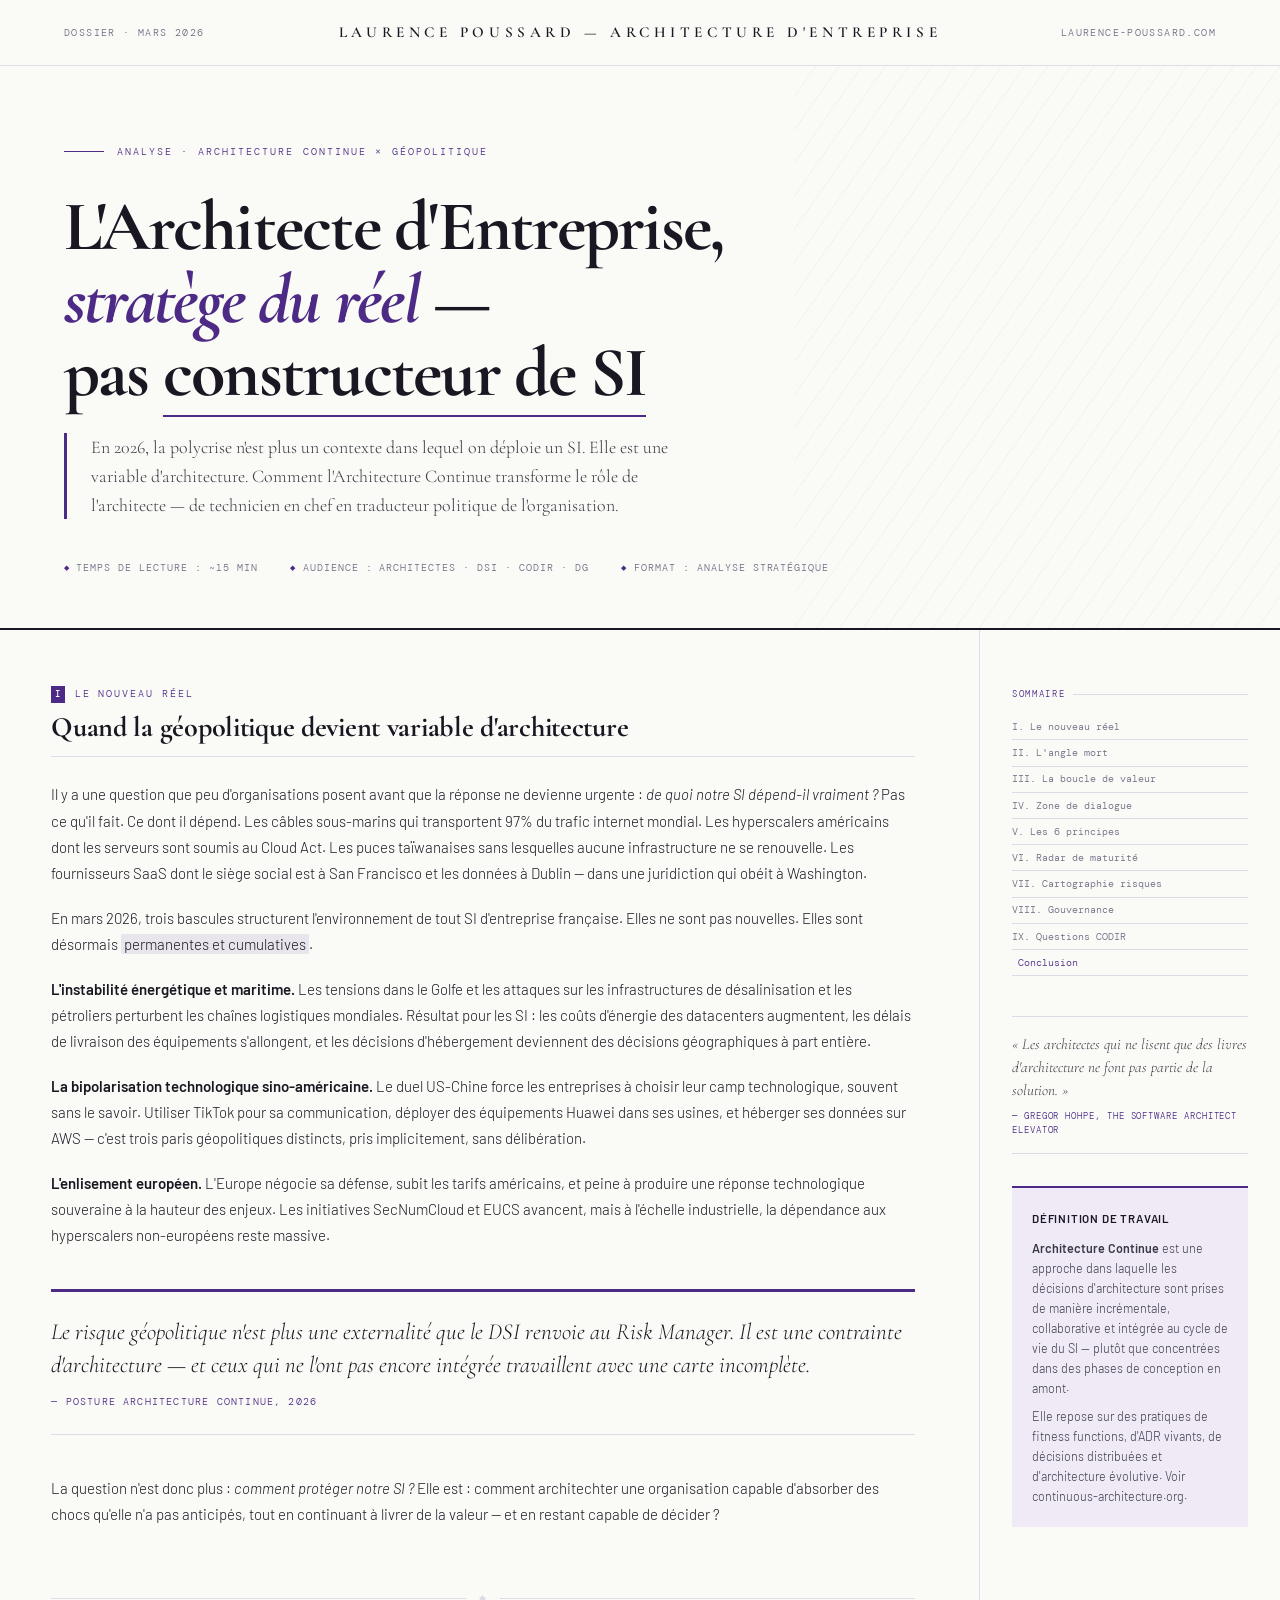
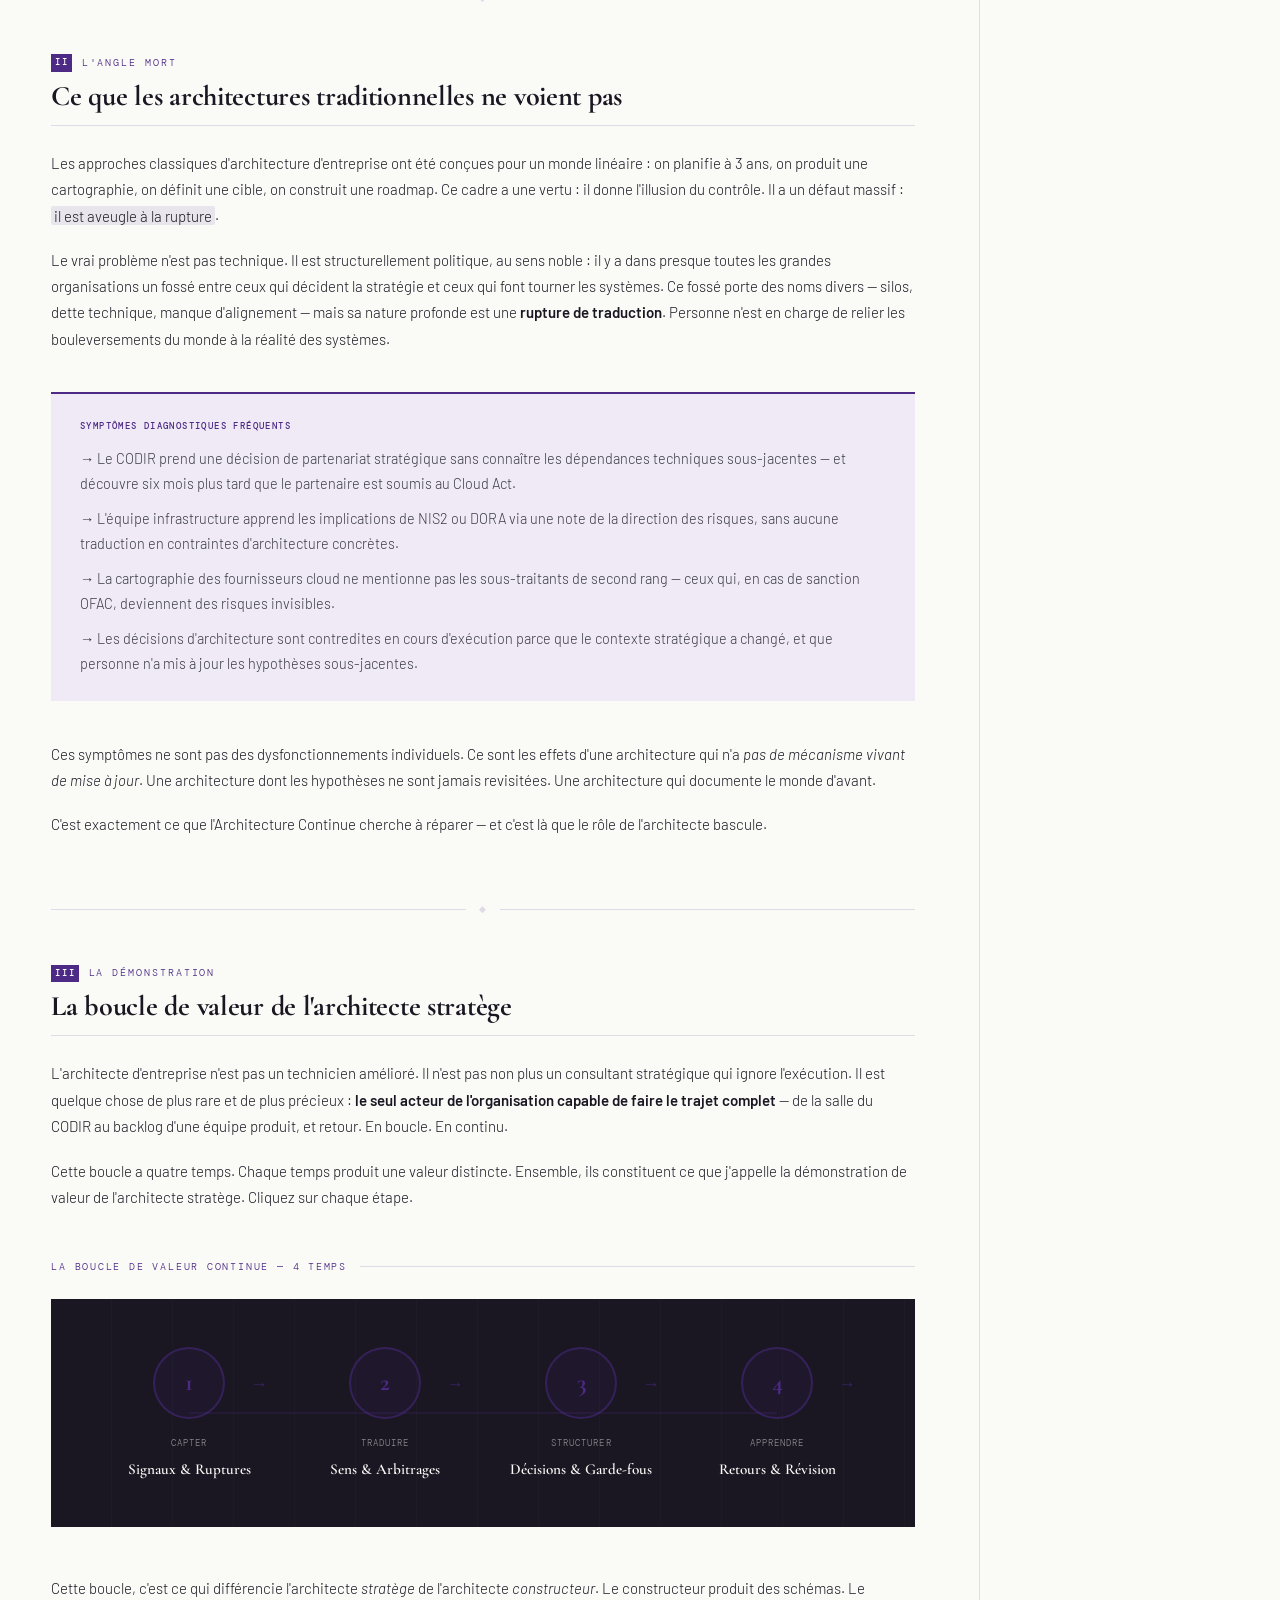
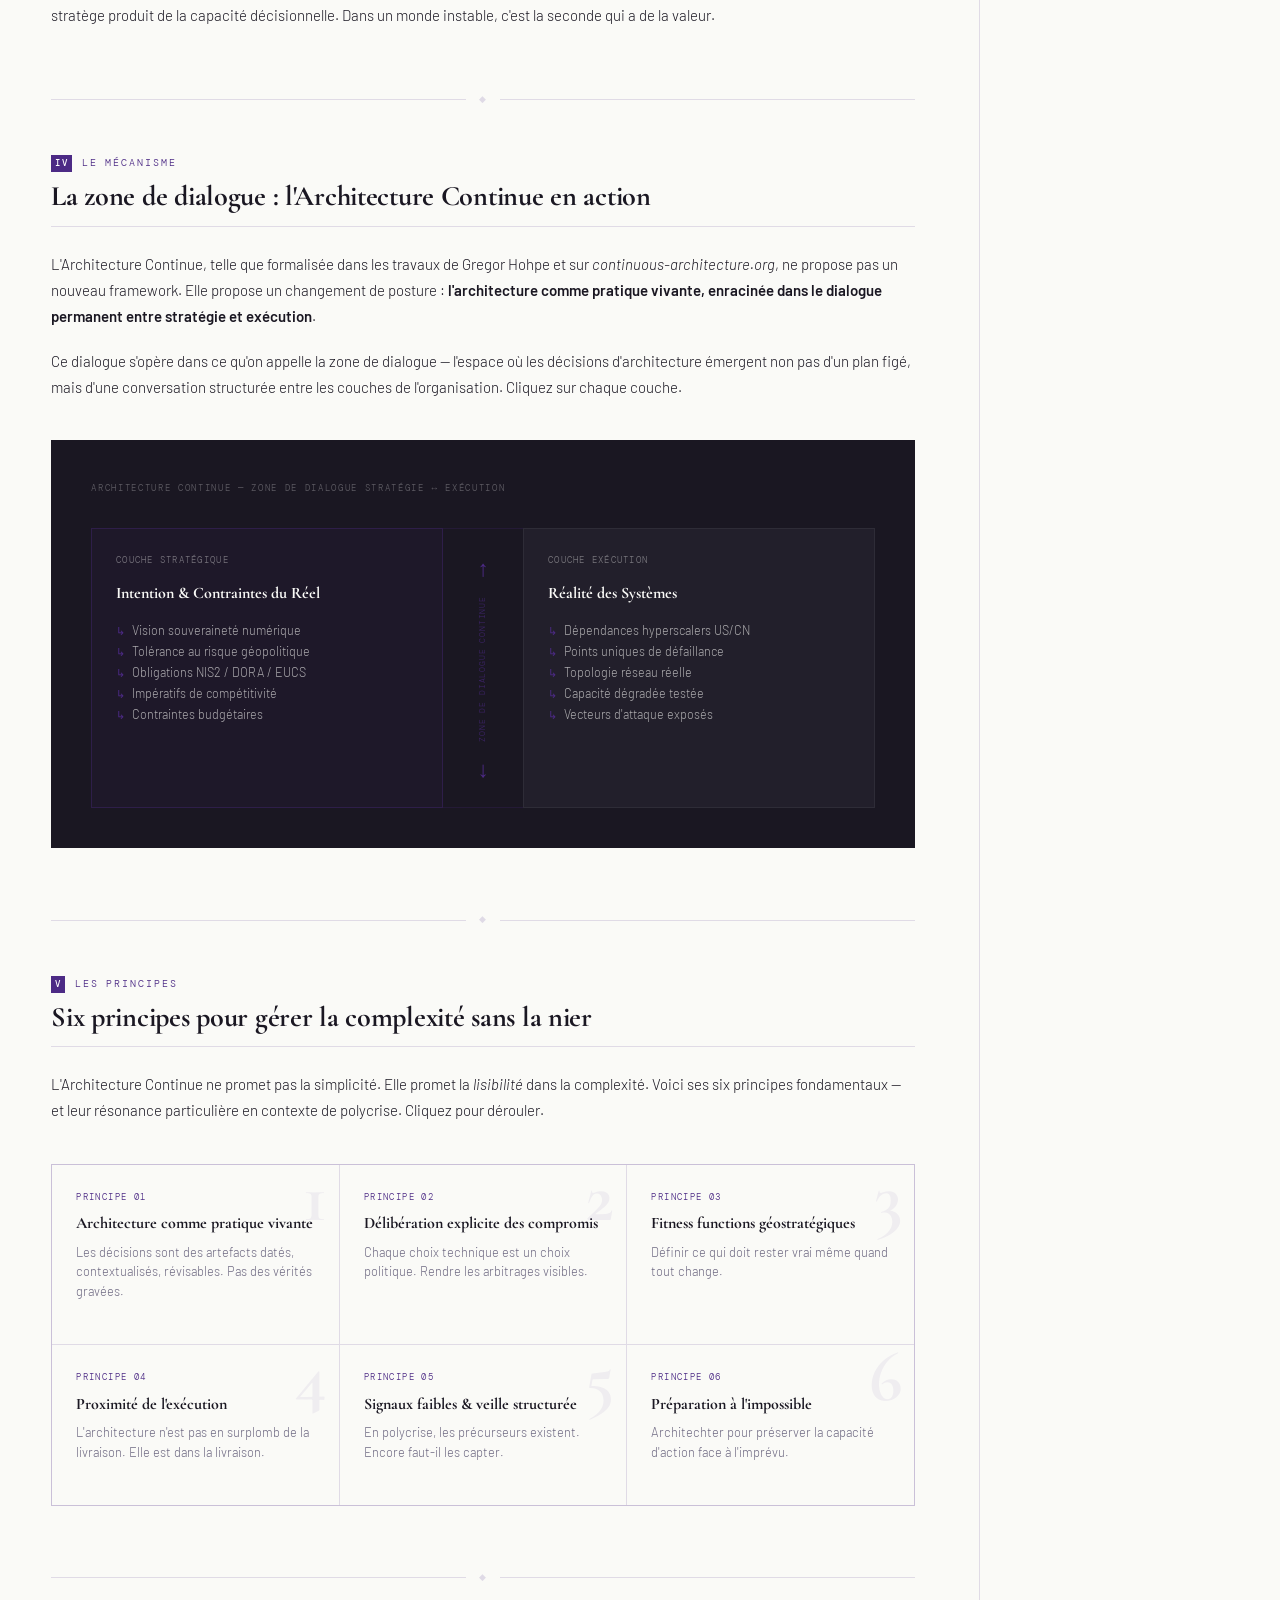
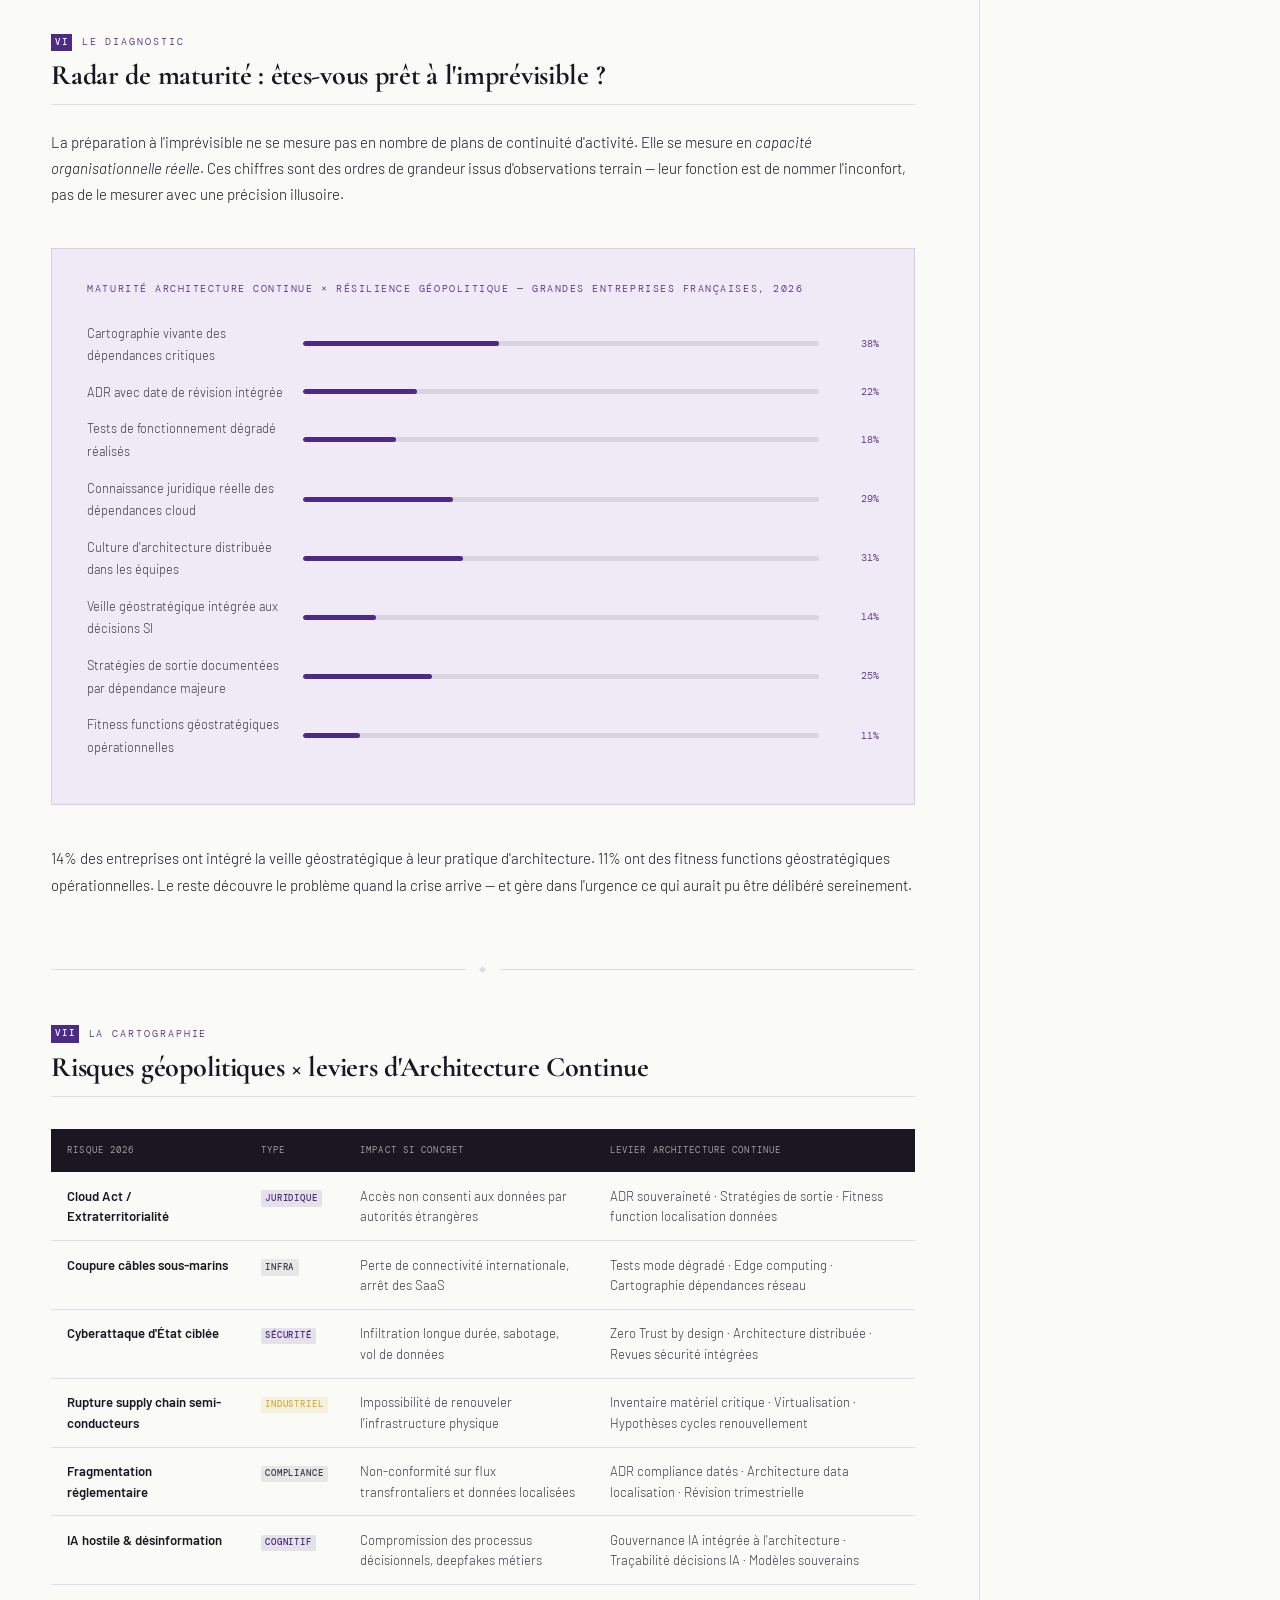
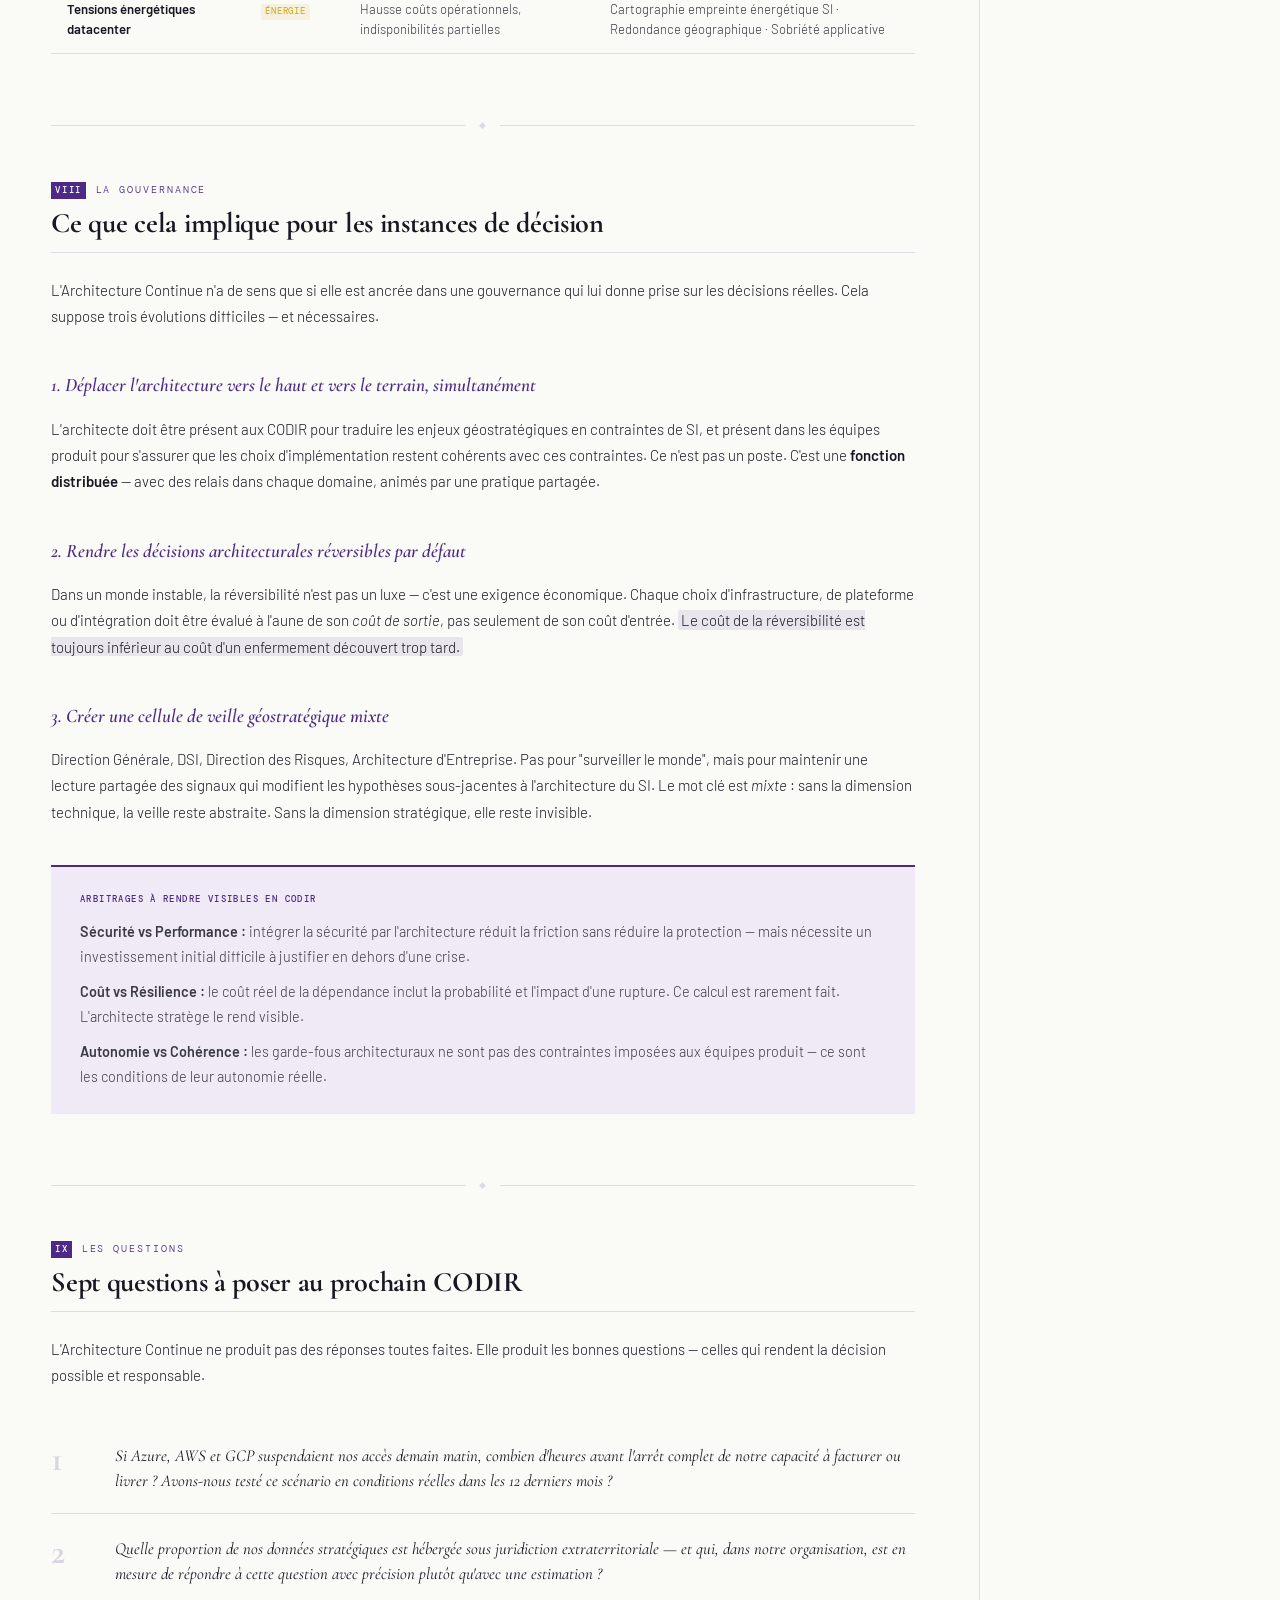
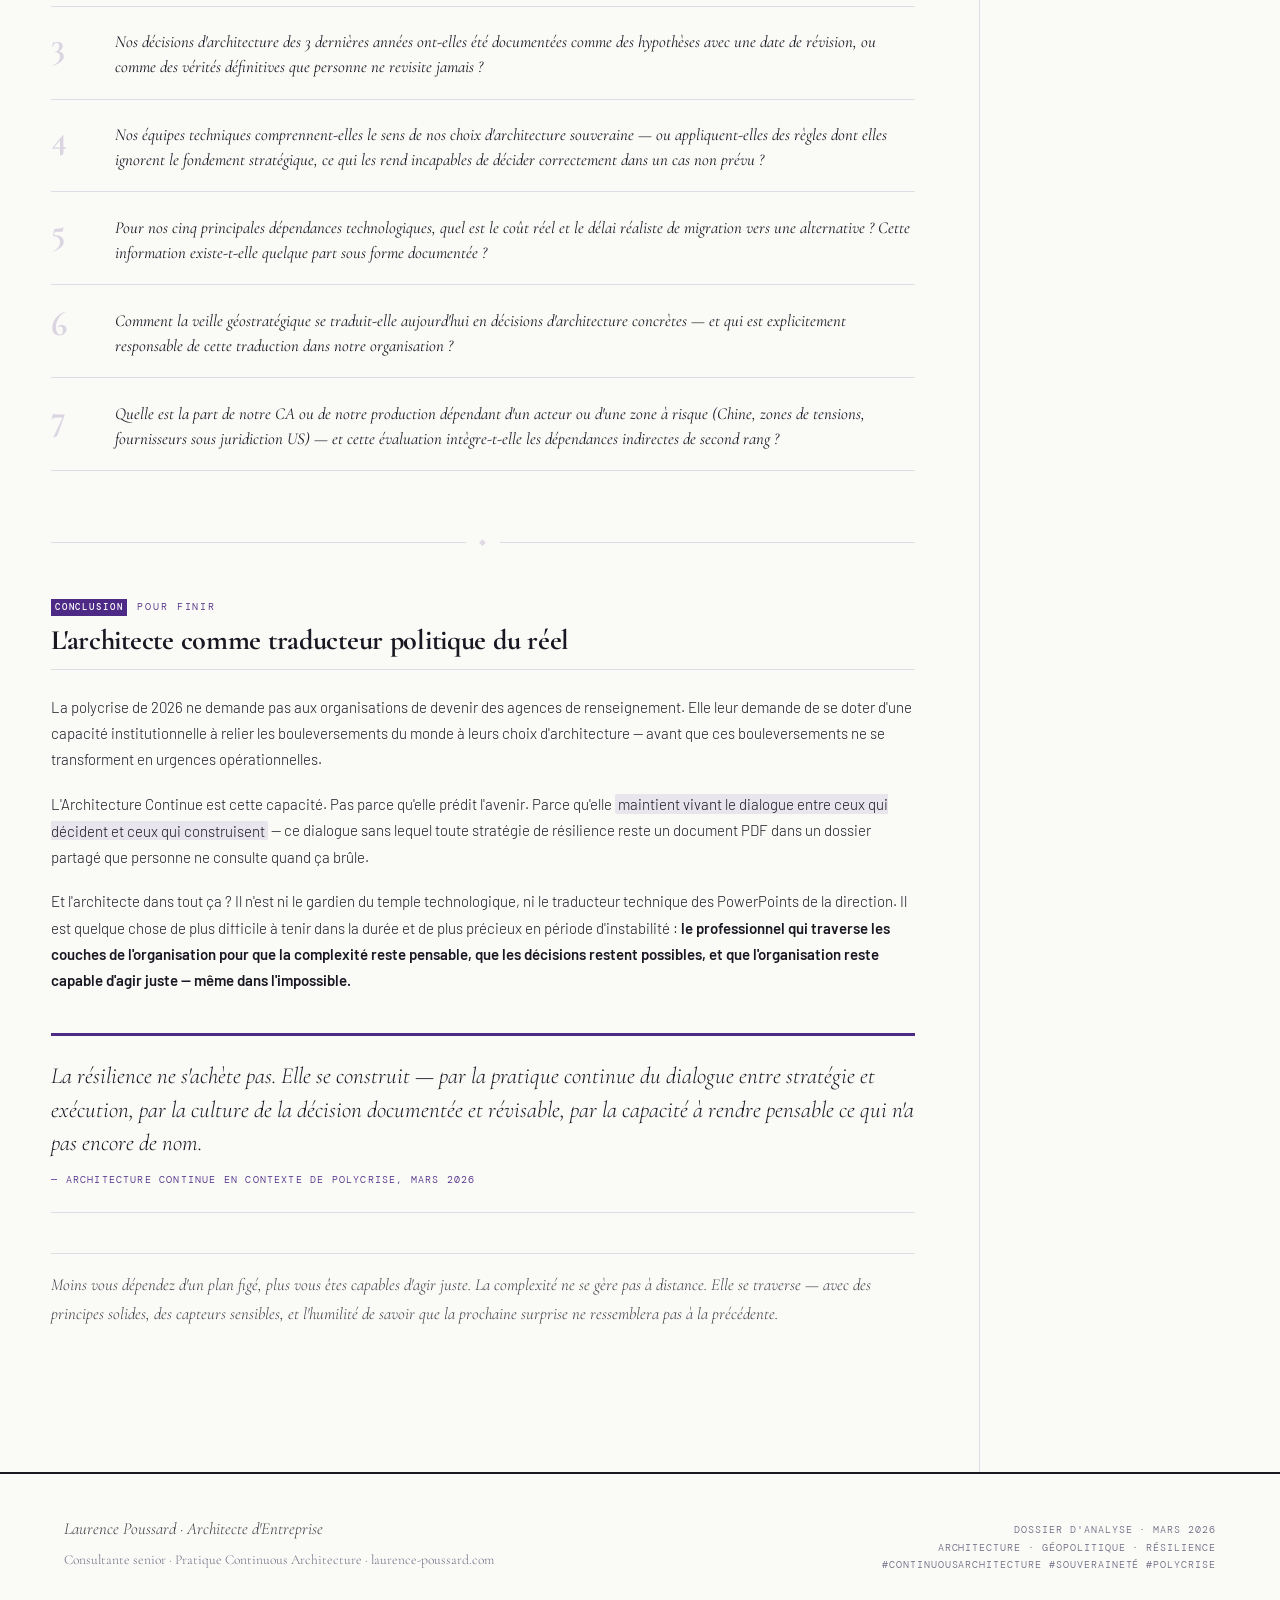
<file: static/dossiers/dossier-architecture-continue-polycrise-2026.html>
<!DOCTYPE html>
<html lang="fr">
<head>
<meta charset="UTF-8">
<meta name="viewport" content="width=device-width, initial-scale=1.0">
<title>L'Architecture Continue face à l'Imprévisible — 2026</title>
<link href="https://fonts.googleapis.com/css2?family=Cormorant+Garamond:ital,wght@0,300;0,400;0,600;0,700;1,300;1,400;1,600&family=DM+Mono:ital,wght@0,300;0,400;0,500;1,300&family=Barlow:wght@300;400;500;600&display=swap" rel="stylesheet">
<style>
/* ════════════════════════════════════════
   DESIGN DIRECTION : Editorial Grand Format
   Palette : Encre profonde / Parchemin chaud / Vermillon
   Typo : Cormorant Garamond (luxe intellectuel) + DM Mono (précision technique)
   Ambiance : Revue de géopolitique, dense, érudite, sans concession
   ════════════════════════════════════════ */

:root {
  --ink:        #1a1722;
  --paper:      #fafaf7;
  --cream:      #f0eaf7;
  --vermillon:  #4c2a85;
  --vermillon2: #6b3eb0;
  --slate:      #3a3a44;
  --slate2:     #6e6982;
  --gold:       #d4af37;
  --rule:       rgba(76,42,133,0.15);
  --col-w:      680px;
  --mg:         clamp(1.5rem, 5vw, 5rem);
}

*, *::before, *::after { box-sizing: border-box; margin: 0; padding: 0; }
html { scroll-behavior: smooth; }

body {
  background: var(--paper);
  color: var(--ink);
  font-family: 'Barlow', sans-serif;
  font-weight: 300;
  font-size: clamp(15px, 1.1vw, 17px);
  line-height: 1.75;
  overflow-x: hidden;
}

/* ── SCROLLBAR ── */
::-webkit-scrollbar { width: 4px; }
::-webkit-scrollbar-track { background: var(--cream); }
::-webkit-scrollbar-thumb { background: var(--vermillon); }

/* ── PROGRESS ── */
#prog {
  position: fixed; top: 0; left: 0; z-index: 200;
  height: 2px; width: 0; background: var(--vermillon);
  transition: width 80ms linear;
}

/* ═══════════════════════════
   MASTHEAD & HEADER
   ═══════════════════════════ */
.masthead {
  display: grid;
  grid-template-columns: 1fr auto 1fr;
  align-items: center;
  padding: 1.2rem var(--mg);
  border-bottom: 1px solid var(--rule);
  gap: 1rem;
}
.masthead-l, .masthead-r {
  font-family: 'DM Mono', monospace;
  font-size: 0.62rem;
  letter-spacing: 0.14em;
  text-transform: uppercase;
  color: var(--slate2);
}
.masthead-r { text-align: right; }
.masthead-c {
  font-family: 'Cormorant Garamond', serif;
  font-size: 0.95rem;
  font-weight: 600;
  letter-spacing: 0.3em;
  text-transform: uppercase;
  color: var(--ink);
  text-align: center;
  white-space: nowrap;
}

/* ── HERO ── */
.hero {
  padding: clamp(3rem, 6vw, 6rem) var(--mg) clamp(2rem, 4vw, 4rem);
  max-width: 1280px;
  margin: 0 auto;
  position: relative;
}

.hero::after {
  content: '';
  position: absolute;
  right: 0; top: 0;
  width: 38%; height: 100%;
  background: repeating-linear-gradient(
    -55deg,
    transparent 0, transparent 18px,
    rgba(76,42,133,0.035) 18px, rgba(76,42,133,0.035) 19px
  );
  pointer-events: none;
}

.kicker {
  font-family: 'DM Mono', monospace;
  font-size: 0.65rem;
  letter-spacing: 0.2em;
  text-transform: uppercase;
  color: var(--vermillon);
  display: flex; align-items: center; gap: 0.8rem;
  margin-bottom: 1.8rem;
}
.kicker::before {
  content: '';
  width: 2.5rem; height: 1px;
  background: var(--vermillon);
}

.hero h1 {
  font-family: 'Cormorant Garamond', serif;
  font-size: clamp(2.8rem, 5.5vw, 5.5rem);
  font-weight: 700;
  line-height: 1.04;
  letter-spacing: -0.025em;
  max-width: 820px;
  margin-bottom: 1.5rem;
}
.hero h1 em { font-style: italic; color: var(--vermillon); }
.hero h1 strong {
  font-weight: 700;
  position: relative;
}
.hero h1 strong::after {
  content: '';
  position: absolute;
  left: 0; bottom: -2px;
  width: 100%; height: 2px;
  background: var(--vermillon);
}

.deck {
  font-family: 'Cormorant Garamond', serif;
  font-size: clamp(1.05rem, 1.4vw, 1.3rem);
  font-weight: 300;
  line-height: 1.6;
  color: var(--slate);
  max-width: 620px;
  margin-bottom: 2.5rem;
  border-left: 3px solid var(--vermillon);
  padding-left: 1.5rem;
}

.hero-meta {
  display: flex; flex-wrap: wrap; gap: 2rem;
  font-family: 'DM Mono', monospace;
  font-size: 0.62rem;
  letter-spacing: 0.1em;
  text-transform: uppercase;
  color: var(--slate2);
}
.hero-meta span { display: flex; align-items: center; gap: 0.4rem; }
.hero-meta span::before { content: '◆'; color: var(--vermillon); font-size: 0.45rem; }

/* ═══════════════════════════
   LAYOUT PRINCIPAL
   ═══════════════════════════ */
.page {
  max-width: 1280px;
  margin: 0 auto;
  display: grid;
  grid-template-columns: 1fr 300px;
  gap: 0;
  align-items: start;
  border-top: 2px solid var(--ink);
}

@media (max-width: 960px) {
  .page { grid-template-columns: 1fr; }
  .sidebar { display: none; }
}

/* ── MAIN ── */
.main {
  padding: 3.5rem var(--mg) 5rem clamp(1.5rem, 4vw, 4rem);
  border-right: 1px solid var(--rule);
  min-width: 0;
}

/* ── SECTIONS ── */
.section { margin-bottom: 4rem; }

.section-tag {
  font-family: 'DM Mono', monospace;
  font-size: 0.6rem;
  letter-spacing: 0.2em;
  text-transform: uppercase;
  color: var(--vermillon);
  margin-bottom: 0.5rem;
  display: flex; align-items: center; gap: 0.6rem;
}
.section-tag::before {
  content: attr(data-n);
  font-size: 0.55rem;
  background: var(--vermillon);
  color: white;
  padding: 0.1em 0.4em;
  font-weight: 500;
}

h2 {
  font-family: 'Cormorant Garamond', serif;
  font-size: clamp(1.6rem, 2.2vw, 2.2rem);
  font-weight: 700;
  line-height: 1.15;
  letter-spacing: -0.01em;
  margin-bottom: 1.5rem;
  padding-bottom: 0.8rem;
  border-bottom: 1px solid var(--rule);
}

h3 {
  font-family: 'Cormorant Garamond', serif;
  font-size: 1.2rem;
  font-weight: 600;
  font-style: italic;
  color: var(--vermillon);
  margin: 2.5rem 0 0.8rem;
}

h4 {
  font-family: 'Barlow', sans-serif;
  font-size: 0.82rem;
  font-weight: 600;
  text-transform: uppercase;
  letter-spacing: 0.07em;
  color: var(--slate);
  margin-bottom: 0.5rem;
}

p { margin-bottom: 1.15rem; }
p:last-child { margin-bottom: 0; }

strong { font-weight: 600; }
em { font-style: italic; }

mark {
  background: rgba(76,42,133,0.1);
  color: inherit;
  padding: 0.05em 0.2em;
  border-radius: 2px;
}

/* ── PULLQUOTE ── */
.pq {
  font-family: 'Cormorant Garamond', serif;
  font-size: clamp(1.3rem, 1.8vw, 1.65rem);
  font-style: italic;
  font-weight: 300;
  line-height: 1.45;
  color: var(--ink);
  border-top: 3px solid var(--vermillon);
  border-bottom: 1px solid var(--rule);
  padding: 1.5rem 0;
  margin: 2.5rem 0;
}
.pq cite {
  display: block;
  font-family: 'DM Mono', monospace;
  font-style: normal;
  font-size: 0.62rem;
  letter-spacing: 0.12em;
  text-transform: uppercase;
  color: var(--vermillon);
  margin-top: 0.8rem;
}

/* ── CALLOUT ── */
.callout {
  background: var(--cream);
  border-top: 2px solid var(--vermillon);
  padding: 1.5rem 1.8rem;
  margin: 2.5rem 0;
  position: relative;
}
.callout-tag {
  font-family: 'DM Mono', monospace;
  font-size: 0.58rem;
  text-transform: uppercase;
  letter-spacing: 0.15em;
  color: var(--vermillon);
  margin-bottom: 0.75rem;
  font-weight: 500;
}
.callout p { color: var(--slate); font-size: 0.9rem; margin-bottom: 0.6rem; }
.callout p:last-child { margin-bottom: 0; }

/* ═══════════════════════════
   BOUCLE DE VALEUR — pièce centrale
   ═══════════════════════════ */
.value-loop {
  margin: 3rem 0;
  position: relative;
}

.vl-title {
  font-family: 'DM Mono', monospace;
  font-size: 0.62rem;
  text-transform: uppercase;
  letter-spacing: 0.18em;
  color: var(--vermillon);
  margin-bottom: 1.5rem;
  display: flex; align-items: center; gap: 0.8rem;
}
.vl-title::after {
  content: ''; flex: 1;
  height: 1px; background: var(--rule);
}

.loop-container {
  background: var(--ink);
  padding: 3rem 2.5rem;
  position: relative;
  overflow: hidden;
}

.loop-container::before {
  content: '';
  position: absolute; inset: 0;
  background: repeating-linear-gradient(
    90deg,
    transparent 0, transparent 60px,
    rgba(255,255,255,0.015) 60px, rgba(255,255,255,0.015) 61px
  );
  pointer-events: none;
}

.loop-grid {
  display: grid;
  grid-template-columns: repeat(4, 1fr);
  gap: 0;
  position: relative;
}

@media (max-width: 700px) {
  .loop-grid { grid-template-columns: 1fr 1fr; }
}

/* Arrow between nodes */
.loop-grid::before {
  content: '';
  position: absolute;
  top: 50%; left: 12.5%;
  width: 75%; height: 1px;
  background: rgba(76,42,133,0.4);
  transform: translateY(-50%);
  z-index: 0;
}

.loop-node {
  position: relative; z-index: 1;
  display: flex; flex-direction: column;
  align-items: center;
  padding: 0 1rem;
  cursor: pointer;
  transition: transform 0.2s;
}
.loop-node:hover { transform: translateY(-4px); }
.loop-node:hover .ln-circle { border-color: var(--vermillon2); background: rgba(76,42,133,0.25); }

.ln-circle {
  width: 72px; height: 72px;
  border-radius: 50%;
  border: 2px solid rgba(76,42,133,0.5);
  background: rgba(76,42,133,0.1);
  display: flex; align-items: center; justify-content: center;
  margin-bottom: 1rem;
  transition: all 0.2s;
  position: relative;
}
.ln-num {
  font-family: 'Cormorant Garamond', serif;
  font-size: 1.5rem;
  font-weight: 700;
  color: var(--vermillon);
}

/* Arrow connector */
.loop-node:not(:last-child) .ln-circle::after {
  content: '→';
  position: absolute;
  right: -2.8rem;
  top: 50%; transform: translateY(-50%);
  font-size: 1.1rem;
  color: rgba(76,42,133,0.6);
}

@media (max-width: 700px) {
  .loop-node:nth-child(2) .ln-circle::after,
  .loop-node:nth-child(4) .ln-circle::after { display: none; }
}

.ln-label {
  font-family: 'DM Mono', monospace;
  font-size: 0.58rem;
  text-transform: uppercase;
  letter-spacing: 0.12em;
  color: rgba(250,250,247,0.5);
  text-align: center;
  margin-bottom: 0.5rem;
}
.ln-title {
  font-family: 'Cormorant Garamond', serif;
  font-size: 0.95rem;
  font-weight: 600;
  color: var(--paper);
  text-align: center;
  line-height: 1.3;
}

/* Detail panels */
.loop-detail {
  display: none;
  grid-column: 1 / -1;
  margin-top: 2rem;
  padding: 1.75rem 2rem;
  background: rgba(250,250,247,0.05);
  border-top: 1px solid rgba(76,42,133,0.3);
  animation: fadeUp 0.3s ease;
}
.loop-detail.open { display: block; }

@keyframes fadeUp {
  from { opacity: 0; transform: translateY(12px); }
  to   { opacity: 1; transform: translateY(0); }
}

.ld-head {
  font-family: 'Cormorant Garamond', serif;
  font-size: 1.1rem;
  font-weight: 600;
  color: var(--vermillon);
  margin-bottom: 0.8rem;
}
.ld-body {
  font-size: 0.88rem;
  line-height: 1.65;
  color: rgba(250,250,247,0.8);
}
.ld-value {
  margin-top: 1rem;
  padding: 0.75rem 1rem;
  background: rgba(76,42,133,0.12);
  border-left: 2px solid var(--vermillon);
  font-size: 0.82rem;
  color: rgba(250,250,247,0.9);
  font-style: italic;
}

/* ═══════════════════════════
   DIAGRAM ZONE DIALOGUE
   ═══════════════════════════ */
.zone-diagram {
  background: var(--ink);
  padding: 2.5rem;
  margin: 2.5rem 0;
  overflow: hidden;
}

.zd-header {
  font-family: 'DM Mono', monospace;
  font-size: 0.58rem;
  text-transform: uppercase;
  letter-spacing: 0.18em;
  color: rgba(250,250,247,0.3);
  margin-bottom: 2rem;
}

.zd-layers {
  display: grid;
  grid-template-columns: 1fr 80px 1fr;
  min-height: 280px;
  gap: 0;
}

.zd-layer {
  padding: 1.5rem;
  border: 1px solid;
  cursor: pointer;
  transition: background 0.25s;
}
.zd-layer.strategy {
  border-color: rgba(76,42,133,0.35);
  background: rgba(76,42,133,0.08);
}
.zd-layer.execution {
  border-color: rgba(58,58,68,0.5);
  background: rgba(58,58,68,0.25);
}
.zd-layer.strategy:hover, .zd-layer.strategy.lit { background: rgba(76,42,133,0.22); }
.zd-layer.execution:hover, .zd-layer.execution.lit { background: rgba(58,58,68,0.5); }

.zd-ltype {
  font-family: 'DM Mono', monospace;
  font-size: 0.56rem;
  text-transform: uppercase;
  letter-spacing: 0.14em;
  color: rgba(250,250,247,0.4);
  margin-bottom: 0.6rem;
}
.zd-layer h4 {
  font-family: 'Cormorant Garamond', serif;
  font-size: 1rem;
  font-weight: 700;
  color: var(--paper);
  margin-bottom: 0.8rem;
  text-transform: none;
  letter-spacing: 0;
  font-style: normal;
}
.zd-list {
  list-style: none;
  font-size: 0.78rem;
  color: rgba(250,250,247,0.65);
  line-height: 1.7;
}
.zd-list li::before {
  content: '↳ ';
  color: var(--vermillon);
  font-family: 'DM Mono', monospace;
  font-size: 0.7rem;
}

.zd-bridge {
  display: flex;
  flex-direction: column;
  align-items: center;
  justify-content: center;
  gap: 0.5rem;
  border-top: 1px solid rgba(76,42,133,0.2);
  border-bottom: 1px solid rgba(76,42,133,0.2);
}
.zd-arrow {
  font-size: 1.4rem;
  color: var(--vermillon);
  animation: throb 2.2s ease-in-out infinite;
}
@keyframes throb {
  0%,100% { opacity:0.4; transform: scale(1); }
  50% { opacity:1; transform: scale(1.15); }
}
.zd-bridge-label {
  font-family: 'DM Mono', monospace;
  font-size: 0.52rem;
  text-transform: uppercase;
  letter-spacing: 0.1em;
  color: var(--vermillon);
  writing-mode: vertical-rl;
  transform: rotate(180deg);
  opacity: 0.7;
}

.zd-expand {
  display: none;
  grid-column: 1 / -1;
  margin-top: 0;
  padding: 1.5rem 1.75rem;
  background: rgba(250,250,247,0.04);
  border-top: 1px solid rgba(76,42,133,0.25);
  font-size: 0.85rem;
  line-height: 1.65;
  color: rgba(250,250,247,0.8);
  animation: fadeUp 0.25s ease;
}
.zd-expand.open { display: block; }
.zd-expand strong { color: var(--vermillon); }

/* ═══════════════════════════
   PRINCIPES GRID
   ═══════════════════════════ */
.principles {
  display: grid;
  grid-template-columns: repeat(3, 1fr);
  gap: 1px;
  background: var(--rule);
  border: 1px solid var(--rule);
  margin: 2.5rem 0;
}
@media (max-width: 700px) {
  .principles { grid-template-columns: 1fr 1fr; }
}
@media (max-width: 480px) {
  .principles { grid-template-columns: 1fr; }
}

.pc {
  background: var(--paper);
  padding: 1.5rem;
  cursor: pointer;
  transition: background 0.2s;
  position: relative;
  overflow: hidden;
}
.pc:hover, .pc.open { background: var(--cream); }

.pc-ghost {
  position: absolute;
  right: 0.75rem; top: -0.25rem;
  font-family: 'Cormorant Garamond', serif;
  font-size: 4.5rem;
  font-weight: 700;
  color: rgba(76,42,133,0.06);
  line-height: 1;
  pointer-events: none;
}

.pc-num {
  font-family: 'DM Mono', monospace;
  font-size: 0.58rem;
  text-transform: uppercase;
  letter-spacing: 0.15em;
  color: var(--vermillon);
  margin-bottom: 0.5rem;
}
.pc-title {
  font-family: 'Cormorant Garamond', serif;
  font-size: 1rem;
  font-weight: 700;
  line-height: 1.25;
  margin-bottom: 0.6rem;
}
.pc-sum {
  font-size: 0.8rem;
  color: var(--slate2);
  line-height: 1.55;
}
.pc-detail {
  display: none;
  margin-top: 0.9rem;
  padding-top: 0.9rem;
  border-top: 1px solid var(--rule);
  font-size: 0.78rem;
  color: var(--slate);
  line-height: 1.65;
  animation: fadeUp 0.25s ease;
}
.pc-detail.open { display: block; }
.pc-geo {
  display: inline-block;
  font-family: 'DM Mono', monospace;
  font-size: 0.58rem;
  color: var(--vermillon);
  text-transform: uppercase;
  letter-spacing: 0.08em;
  margin-top: 0.6rem;
  background: rgba(76,42,133,0.08);
  padding: 0.2em 0.5em;
}

/* ═══════════════════════════
   RADAR
   ═══════════════════════════ */
.radar {
  background: var(--cream);
  border: 1px solid var(--rule);
  padding: 2rem 2.2rem;
  margin: 2.5rem 0;
}
.radar-hd {
  font-family: 'DM Mono', monospace;
  font-size: 0.6rem;
  text-transform: uppercase;
  letter-spacing: 0.16em;
  color: var(--vermillon);
  margin-bottom: 1.5rem;
}
.ri {
  display: grid;
  grid-template-columns: 200px 1fr 44px;
  align-items: center;
  gap: 1rem;
  margin-bottom: 0.9rem;
}
@media (max-width: 580px) {
  .ri { grid-template-columns: 1fr; gap: 0.3rem; margin-bottom: 1.2rem; }
  .ri-score { display: none; }
}
.ri-name { font-size: 0.8rem; color: var(--slate); }
.ri-track {
  height: 5px;
  background: rgba(26,23,34,0.1);
  border-radius: 3px;
  overflow: hidden;
}
.ri-bar {
  height: 100%;
  background: var(--vermillon);
  width: 0;
  border-radius: 3px;
  transition: width 1.3s cubic-bezier(0.16,1,0.3,1);
}
.ri-score {
  font-family: 'DM Mono', monospace;
  font-size: 0.65rem;
  color: var(--vermillon);
  text-align: right;
}

/* ═══════════════════════════
   TABLE
   ═══════════════════════════ */
.data-table {
  width: 100%;
  border-collapse: collapse;
  margin: 2rem 0;
  font-size: 0.82rem;
}
.data-table thead tr {
  background: var(--ink);
}
.data-table th {
  font-family: 'DM Mono', monospace;
  font-size: 0.58rem;
  text-transform: uppercase;
  letter-spacing: 0.12em;
  color: rgba(250,250,247,0.6);
  font-weight: 400;
  padding: 0.85rem 1rem;
  text-align: left;
}
.data-table td {
  padding: 0.85rem 1rem;
  border-bottom: 1px solid var(--rule);
  color: var(--slate);
  vertical-align: top;
  line-height: 1.55;
}
.data-table tr:hover td { background: var(--cream); }
.data-table td strong { color: var(--ink); }
.tag {
  display: inline-block;
  font-family: 'DM Mono', monospace;
  font-size: 0.55rem;
  text-transform: uppercase;
  letter-spacing: 0.1em;
  padding: 0.15em 0.5em;
  border-radius: 2px;
  font-weight: 500;
}
.tag-r { background: rgba(76,42,133,0.12); color: var(--vermillon); }
.tag-s { background: rgba(58,58,68,0.1); color: var(--slate); }
.tag-g { background: rgba(212,175,55,0.12); color: var(--gold); }

/* ═══════════════════════════
   SIDEBAR
   ═══════════════════════════ */
.sidebar {
  padding: 3.5rem 2rem 5rem;
  position: sticky;
  top: 0;
  height: 100vh;
  overflow-y: auto;
  scrollbar-width: thin;
  scrollbar-color: var(--vermillon) transparent;
}

.sb-toc {
  margin-bottom: 2.5rem;
}
.sb-label {
  font-family: 'DM Mono', monospace;
  font-size: 0.58rem;
  text-transform: uppercase;
  letter-spacing: 0.18em;
  color: var(--vermillon);
  margin-bottom: 0.75rem;
  display: flex; align-items: center; gap: 0.5rem;
}
.sb-label::after {
  content: ''; flex: 1;
  height: 1px; background: var(--rule);
}
.sb-toc a {
  display: block;
  font-family: 'DM Mono', monospace;
  font-size: 0.65rem;
  color: var(--slate2);
  text-decoration: none;
  padding: 0.3rem 0;
  border-bottom: 1px solid var(--rule);
  transition: color 0.2s, padding-left 0.2s;
  line-height: 1.5;
}
.sb-toc a:hover, .sb-toc a.active {
  color: var(--vermillon);
  padding-left: 0.4rem;
}

.sb-block {
  margin-bottom: 2rem;
  padding: 1.25rem;
  background: var(--cream);
  border-top: 2px solid var(--vermillon);
}
.sb-block h5 {
  font-family: 'Barlow', sans-serif;
  font-size: 0.72rem;
  font-weight: 600;
  text-transform: uppercase;
  letter-spacing: 0.07em;
  color: var(--ink);
  margin-bottom: 0.65rem;
}
.sb-block p {
  font-size: 0.78rem;
  color: var(--slate);
  line-height: 1.6;
  margin-bottom: 0.5rem;
}
.sb-block p:last-child { margin-bottom: 0; }

.sb-quote {
  font-family: 'Cormorant Garamond', serif;
  font-size: 0.95rem;
  font-style: italic;
  line-height: 1.5;
  color: var(--slate);
  padding: 1rem 0;
  border-top: 1px solid var(--rule);
  border-bottom: 1px solid var(--rule);
  margin-bottom: 2rem;
}
.sb-quote cite {
  display: block;
  font-style: normal;
  font-family: 'DM Mono', monospace;
  font-size: 0.58rem;
  letter-spacing: 0.1em;
  text-transform: uppercase;
  color: var(--vermillon);
  margin-top: 0.5rem;
}

.sb-list {
  list-style: none;
  margin-bottom: 2rem;
}
.sb-list li {
  font-size: 0.78rem;
  color: var(--slate);
  padding: 0.35rem 0;
  border-bottom: 1px solid var(--rule);
  padding-left: 1rem;
  position: relative;
}
.sb-list li::before {
  content: '▸';
  position: absolute; left: 0;
  color: var(--vermillon);
  font-size: 0.6rem;
  top: 0.45rem;
}

/* ═══════════════════════════
   QUESTIONS CODIR
   ═══════════════════════════ */
.questions { margin: 2rem 0; }
.question {
  display: flex; gap: 1.5rem;
  padding: 1.2rem 0;
  border-bottom: 1px solid var(--rule);
  cursor: default;
  transition: padding-left 0.2s;
}
.question:hover { padding-left: 0.4rem; }
.q-n {
  font-family: 'Cormorant Garamond', serif;
  font-size: 2.2rem;
  font-weight: 700;
  color: rgba(76,42,133,0.18);
  line-height: 1;
  flex-shrink: 0;
  width: 2.5rem;
  padding-top: 0.1rem;
}
.q-text {
  font-family: 'Cormorant Garamond', serif;
  font-size: 1.05rem;
  font-style: italic;
  font-weight: 400;
  line-height: 1.5;
  padding-top: 0.2rem;
}

/* ═══════════════════════════
   SEPARATEUR
   ═══════════════════════════ */
.hr {
  display: flex; align-items: center; gap: 0.8rem;
  margin: 3rem 0;
  font-family: 'DM Mono', monospace;
  font-size: 0.55rem;
  letter-spacing: 0.2em;
  color: var(--rule);
}
.hr::before, .hr::after {
  content: ''; flex: 1;
  height: 1px; background: currentColor;
}

/* ── FADE IN ── */
.fi {
  opacity: 0; transform: translateY(18px);
  transition: opacity 0.65s ease, transform 0.65s ease;
}
.fi.in { opacity: 1; transform: translateY(0); }

/* ═══════════════════════════
   FOOTER
   ═══════════════════════════ */
footer {
  border-top: 2px solid var(--ink);
  padding: 2.5rem var(--mg);
  display: flex;
  justify-content: space-between;
  align-items: flex-end;
  flex-wrap: wrap;
  gap: 1.5rem;
  max-width: 1280px;
  margin: 0 auto;
}
.ft-sig {
  font-family: 'Cormorant Garamond', serif;
  font-size: 1.05rem;
  font-style: italic;
  color: var(--slate);
}
.ft-meta {
  font-family: 'DM Mono', monospace;
  font-size: 0.6rem;
  letter-spacing: 0.1em;
  text-transform: uppercase;
  color: var(--slate2);
  text-align: right;
  line-height: 1.8;
}
</style>
</head>
<body>

<div id="prog"></div>

<!-- ══════════════ MASTHEAD ══════════════ -->
<div class="masthead">
  <div class="masthead-l">Dossier · Mars 2026</div>
  <div class="masthead-c">Laurence Poussard — Architecture d'Entreprise</div>
  <div class="masthead-r">laurence-poussard.com</div>
</div>

<!-- ══════════════ HERO ══════════════ -->
<div class="hero">
  <div class="kicker">Analyse · Architecture Continue × Géopolitique</div>
  <h1>L'Architecte d'Entreprise,<br><em>stratège du réel</em> —<br>pas <strong>constructeur de SI</strong></h1>
  <p class="deck">
    En 2026, la polycrise n'est plus un contexte dans lequel on déploie un SI.
    Elle est une variable d'architecture. Comment l'Architecture Continue transforme
    le rôle de l'architecte — de technicien en chef en traducteur politique de l'organisation.
  </p>
  <div class="hero-meta">
    <span>Temps de lecture : ~15 min</span>
    <span>Audience : Architectes · DSI · CODIR · DG</span>
    <span>Format : Analyse stratégique</span>
  </div>
</div>

<!-- ══════════════ PAGE LAYOUT ══════════════ -->
<div class="page">

  <!-- ── MAIN ── -->
  <main class="main">

    <!-- ─────────────────────────────────────────
         SECTION I — LE NOUVEAU RÉEL
         ───────────────────────────────────────── -->
    <div class="section fi" id="s1">
      <div class="section-tag" data-n="I">Le nouveau réel</div>
      <h2>Quand la géopolitique devient variable d'architecture</h2>

      <p>
        Il y a une question que peu d'organisations posent avant que la réponse ne devienne urgente :
        <em>de quoi notre SI dépend-il vraiment ?</em> Pas ce qu'il fait. Ce dont il dépend.
        Les câbles sous-marins qui transportent 97% du trafic internet mondial. Les hyperscalers
        américains dont les serveurs sont soumis au Cloud Act. Les puces taïwanaises sans lesquelles
        aucune infrastructure ne se renouvelle. Les fournisseurs SaaS dont le siège social est
        à San Francisco et les données à Dublin — dans une juridiction qui obéit à Washington.
      </p>

      <p>
        En mars 2026, trois bascules structurent l'environnement de tout SI d'entreprise française.
        Elles ne sont pas nouvelles. Elles sont désormais <mark>permanentes et cumulatives</mark>.
      </p>

      <p>
        <strong>L'instabilité énergétique et maritime.</strong> Les tensions dans le Golfe et
        les attaques sur les infrastructures de désalinisation et les pétroliers perturbent
        les chaînes logistiques mondiales. Résultat pour les SI : les coûts d'énergie des
        datacenters augmentent, les délais de livraison des équipements s'allongent,
        et les décisions d'hébergement deviennent des décisions géographiques à part entière.
      </p>

      <p>
        <strong>La bipolarisation technologique sino-américaine.</strong> Le duel US-Chine
        force les entreprises à choisir leur camp technologique, souvent sans le savoir.
        Utiliser TikTok pour sa communication, déployer des équipements Huawei dans ses
        usines, et héberger ses données sur AWS — c'est trois paris géopolitiques distincts,
        pris implicitement, sans délibération.
      </p>

      <p>
        <strong>L'enlisement européen.</strong> L'Europe négocie sa défense, subit les
        tarifs américains, et peine à produire une réponse technologique souveraine à
        la hauteur des enjeux. Les initiatives SecNumCloud et EUCS avancent, mais à
        l'échelle industrielle, la dépendance aux hyperscalers non-européens reste massive.
      </p>

      <div class="pq">
        Le risque géopolitique n'est plus une externalité que le DSI renvoie au Risk Manager.
        Il est une <em>contrainte d'architecture</em> — et ceux qui ne l'ont pas encore
        intégrée travaillent avec une carte incomplète.
        <cite>— Posture Architecture Continue, 2026</cite>
      </div>

      <p>
        La question n'est donc plus : <em>comment protéger notre SI ?</em> Elle est :
        comment architechter une organisation capable d'absorber des chocs qu'elle n'a pas
        anticipés, tout en continuant à livrer de la valeur — et en restant capable de décider ?
      </p>
    </div>

    <div class="hr">◆</div>

    <!-- ─────────────────────────────────────────
         SECTION II — L'ANGLE MORT
         ───────────────────────────────────────── -->
    <div class="section fi" id="s2">
      <div class="section-tag" data-n="II">L'angle mort</div>
      <h2>Ce que les architectures traditionnelles ne voient pas</h2>

      <p>
        Les approches classiques d'architecture d'entreprise ont été conçues pour un monde
        linéaire : on planifie à 3 ans, on produit une cartographie, on définit une cible,
        on construit une roadmap. Ce cadre a une vertu : il donne l'illusion du contrôle.
        Il a un défaut massif : <mark>il est aveugle à la rupture</mark>.
      </p>

      <p>
        Le vrai problème n'est pas technique. Il est structurellement politique, au sens noble :
        il y a dans presque toutes les grandes organisations un fossé entre ceux qui décident
        la stratégie et ceux qui font tourner les systèmes. Ce fossé porte des noms divers —
        silos, dette technique, manque d'alignement — mais sa nature profonde est une
        <strong>rupture de traduction</strong>. Personne n'est en charge de relier les
        bouleversements du monde à la réalité des systèmes.
      </p>

      <div class="callout">
        <div class="callout-tag">Symptômes diagnostiques fréquents</div>
        <p>→ Le CODIR prend une décision de partenariat stratégique sans connaître les dépendances techniques sous-jacentes — et découvre six mois plus tard que le partenaire est soumis au Cloud Act.</p>
        <p>→ L'équipe infrastructure apprend les implications de NIS2 ou DORA via une note de la direction des risques, sans aucune traduction en contraintes d'architecture concrètes.</p>
        <p>→ La cartographie des fournisseurs cloud ne mentionne pas les sous-traitants de second rang — ceux qui, en cas de sanction OFAC, deviennent des risques invisibles.</p>
        <p>→ Les décisions d'architecture sont contredites en cours d'exécution parce que le contexte stratégique a changé, et que personne n'a mis à jour les hypothèses sous-jacentes.</p>
      </div>

      <p>
        Ces symptômes ne sont pas des dysfonctionnements individuels. Ce sont les effets d'une
        architecture qui n'a <em>pas de mécanisme vivant de mise à jour</em>. Une architecture
        dont les hypothèses ne sont jamais revisitées. Une architecture qui documente le monde
        d'avant.
      </p>

      <p>
        C'est exactement ce que l'Architecture Continue cherche à réparer — et c'est là que
        le rôle de l'architecte bascule.
      </p>
    </div>

    <div class="hr">◆</div>

    <!-- ─────────────────────────────────────────
         SECTION III — LA BOUCLE DE VALEUR
         ───────────────────────────────────────── -->
    <div class="section fi" id="s3">
      <div class="section-tag" data-n="III">La démonstration</div>
      <h2>La boucle de valeur de l'architecte stratège</h2>

      <p>
        L'architecte d'entreprise n'est pas un technicien amélioré. Il n'est pas non plus
        un consultant stratégique qui ignore l'exécution. Il est quelque chose de plus rare
        et de plus précieux : <strong>le seul acteur de l'organisation capable de faire le
        trajet complet</strong> — de la salle du CODIR au backlog d'une équipe produit,
        et retour. En boucle. En continu.
      </p>

      <p>
        Cette boucle a quatre temps. Chaque temps produit une valeur distincte.
        Ensemble, ils constituent ce que j'appelle la démonstration de valeur de
        l'architecte stratège. Cliquez sur chaque étape.
      </p>

      <!-- BOUCLE DE VALEUR INTERACTIVE -->
      <div class="value-loop">
        <div class="vl-title">La Boucle de Valeur Continue — 4 temps</div>
        <div class="loop-container">
          <div class="loop-grid" id="loopGrid">

            <div class="loop-node" onclick="openLoop(0)">
              <div class="ln-circle"><div class="ln-num">1</div></div>
              <div class="ln-label">Capter</div>
              <div class="ln-title">Signaux & Ruptures</div>
            </div>
            <div class="loop-node" onclick="openLoop(1)">
              <div class="ln-circle"><div class="ln-num">2</div></div>
              <div class="ln-label">Traduire</div>
              <div class="ln-title">Sens & Arbitrages</div>
            </div>
            <div class="loop-node" onclick="openLoop(2)">
              <div class="ln-circle"><div class="ln-num">3</div></div>
              <div class="ln-label">Structurer</div>
              <div class="ln-title">Décisions & Garde-fous</div>
            </div>
            <div class="loop-node" onclick="openLoop(3)">
              <div class="ln-circle"><div class="ln-num">4</div></div>
              <div class="ln-label">Apprendre</div>
              <div class="ln-title">Retours & Révision</div>
            </div>

            <div class="loop-detail" id="ld0">
              <div class="ld-head">01 — Capter : l'architecte comme capteur organisationnel</div>
              <div class="ld-body">
                L'architecte stratège maintient une veille structurée qui dépasse largement
                le périmètre technique. Il lit les décisions de la FTC américaine sur les fusions
                cloud. Il suit les incidents sur les câbles sous-marins. Il note quand un
                fournisseur SaaS change ses conditions générales d'utilisation en matière de
                localisation des données. Il détecte les signaux faibles avant qu'ils deviennent
                des chocs.
                <br><br>
                Ce n'est pas de la curiosité intellectuelle. C'est une fonction organisationnelle
                — celle de maintenir à jour la carte des hypothèses sur lesquelles repose le SI.
              </div>
              <div class="ld-value">
                <strong>Valeur produite :</strong> L'organisation ne découvre pas la crise.
                Elle la voit venir — avec le temps de délibérer plutôt que de réagir.
              </div>
            </div>

            <div class="loop-detail" id="ld1">
              <div class="ld-head">02 — Traduire : rendre le monde pensable pour l'organisation</div>
              <div class="ld-body">
                Capter ne suffit pas. L'architecte doit traduire. Un durcissement du Cloud Act,
                une nouvelle obligation DORA, une fragilisation d'un fournisseur critique — ce
                sont des faits bruts. La valeur de l'architecte stratège est de les transformer
                en implications concrètes pour le SI : quels systèmes sont exposés, quels
                arbitrages sont devenus caducs, quelles décisions doivent être revisitées.
                <br><br>
                Cette traduction est le cœur du métier. Elle nécessite une maîtrise simultanée
                du langage stratégique (risque, souveraineté, compétitivité) et du langage
                technique (dépendances, couplage, réversibilité). Peu de profils maîtrisent
                les deux. C'est là que réside la rareté — et la valeur.
              </div>
              <div class="ld-value">
                <strong>Valeur produite :</strong> Le CODIR reçoit des faits stratégiquement
                situés, pas des alarmes techniques. Il peut décider, pas seulement réagir.
              </div>
            </div>

            <div class="loop-detail" id="ld2">
              <div class="ld-head">03 — Structurer : créer les conditions de la décision distribuée</div>
              <div class="ld-body">
                Une fois les enjeux traduits, l'architecte crée les structures qui permettent
                à l'organisation d'agir de manière cohérente sans centraliser chaque décision.
                Principes d'architecture comme boussoles. ADR documentant les hypothèses et
                leur date de péremption. Fitness functions géostratégiques intégrées aux
                pipelines. Garde-fous architecturaux qui permettent à chaque équipe produit
                de se mouvoir librement à l'intérieur de limites connues.
                <br><br>
                Ce n'est pas de la conformité. C'est de l'autonomie outillée.
              </div>
              <div class="ld-value">
                <strong>Valeur produite :</strong> Les équipes techniques prennent des décisions
                locales cohérentes avec la stratégie — sans escalade systématique, sans friction,
                sans surprise au moment du déploiement.
              </div>
            </div>

            <div class="loop-detail" id="ld3">
              <div class="ld-head">04 — Apprendre : fermer la boucle et réviser les hypothèses</div>
              <div class="ld-body">
                La boucle ne se ferme que si l'architecte revient sur ses décisions passées.
                Un ADR de 2023 sur l'hébergement cloud était fondé sur des hypothèses
                réglementaires, économiques et géopolitiques précises. Ces hypothèses ont-elles
                tenu ? Lesquelles ont été invalidées ? Quelles décisions doivent être revues ?
                <br><br>
                Cette révision régulière — pas opportuniste, mais ritualisée — est ce qui
                distingue une architecture vivante d'un référentiel mort. C'est aussi ce qui
                donne à l'architecte sa crédibilité stratégique : non pas d'avoir toujours
                raison, mais d'avoir une méthode pour détecter quand il a tort — et agir
                en conséquence.
              </div>
              <div class="ld-value">
                <strong>Valeur produite :</strong> L'organisation capitalise sur ses erreurs
                d'anticipation. Elle améliore sa capacité à décider sous incertitude — pas
                malgré la polycrise, mais grâce à une pratique rodée au contact de la réalité.
              </div>
            </div>

          </div><!-- /loop-grid -->
        </div><!-- /loop-container -->
      </div><!-- /value-loop -->

      <p>
        Cette boucle, c'est ce qui différencie l'architecte <em>stratège</em> de
        l'architecte <em>constructeur</em>. Le constructeur produit des schémas.
        Le stratège produit de la capacité décisionnelle. Dans un monde instable,
        c'est la seconde qui a de la valeur.
      </p>
    </div>

    <div class="hr">◆</div>

    <!-- ─────────────────────────────────────────
         SECTION IV — LA ZONE DE DIALOGUE
         ───────────────────────────────────────── -->
    <div class="section fi" id="s4">
      <div class="section-tag" data-n="IV">Le mécanisme</div>
      <h2>La zone de dialogue : l'Architecture Continue en action</h2>

      <p>
        L'Architecture Continue, telle que formalisée dans les travaux de Gregor Hohpe
        et sur <em>continuous-architecture.org</em>, ne propose pas un nouveau framework.
        Elle propose un changement de posture : <strong>l'architecture comme pratique
        vivante, enracinée dans le dialogue permanent entre stratégie et exécution</strong>.
      </p>

      <p>
        Ce dialogue s'opère dans ce qu'on appelle la zone de dialogue — l'espace où les
        décisions d'architecture émergent non pas d'un plan figé, mais d'une conversation
        structurée entre les couches de l'organisation. Cliquez sur chaque couche.
      </p>

      <!-- ZONE DIALOGUE DIAGRAM -->
      <div class="zone-diagram">
        <div class="zd-header">Architecture Continue — Zone de Dialogue Stratégie ↔ Exécution</div>
        <div class="zd-layers" id="zdLayers">
          <div class="zd-layer strategy" onclick="openZD('strategy')">
            <div class="zd-ltype">Couche Stratégique</div>
            <h4>Intention & Contraintes du Réel</h4>
            <ul class="zd-list">
              <li>Vision souveraineté numérique</li>
              <li>Tolérance au risque géopolitique</li>
              <li>Obligations NIS2 / DORA / EUCS</li>
              <li>Impératifs de compétitivité</li>
              <li>Contraintes budgétaires</li>
            </ul>
          </div>
          <div class="zd-bridge">
            <div class="zd-arrow">↑</div>
            <div class="zd-bridge-label">Zone de Dialogue Continue</div>
            <div class="zd-arrow">↓</div>
          </div>
          <div class="zd-layer execution" onclick="openZD('execution')">
            <div class="zd-ltype">Couche Exécution</div>
            <h4>Réalité des Systèmes</h4>
            <ul class="zd-list">
              <li>Dépendances hyperscalers US/CN</li>
              <li>Points uniques de défaillance</li>
              <li>Topologie réseau réelle</li>
              <li>Capacité dégradée testée</li>
              <li>Vecteurs d'attaque exposés</li>
            </ul>
          </div>

          <div class="zd-expand" id="zd-strategy">
            <strong>Ce que l'Architecture Continue apporte à la couche stratégique :</strong><br><br>
            Elle rend visible ce que les décisions stratégiques impliquent concrètement pour les
            systèmes. Décider d'externaliser l'ensemble du SI critique dans Azure, c'est
            implicitement décider d'accepter une dépendance juridique au droit américain —
            et de renoncer à la capacité de fonctionner si cette dépendance est rompue.
            L'architecte continu porte cette information au niveau CODIR. Pas comme une objection
            technique, mais comme un fait stratégique que la direction doit assumer ou corriger.
            <br><br>
            <strong>En polycrise :</strong> la zone de dialogue permet d'intégrer une nouvelle
            contrainte géopolitique en semaines, pas en mois — parce que les liens entre
            stratégie et systèmes sont déjà documentés, vivants, et partagés.
          </div>
          <div class="zd-expand" id="zd-execution">
            <strong>Ce que l'Architecture Continue apporte à la couche exécution :</strong><br><br>
            Elle donne aux équipes techniques une compréhension du <em>pourquoi</em> derrière
            les contraintes d'architecture. Pourquoi ne pas migrer ce composant vers un SaaS
            américain moins cher ? Pourquoi investir dans de l'edge computing en usine alors
            que la connexion n'a jamais été coupée ? L'architecte continu traduit l'intention
            stratégique en garde-fous techniques concrets — assez clairs pour que chaque
            équipe puisse décider localement sans escalader.
            <br><br>
            <strong>En polycrise :</strong> les équipes prennent des décisions locales
            cohérentes avec la stratégie de souveraineté — sans devoir attendre une
            validation d'architecture centrale pour chaque choix.
          </div>
        </div>
      </div>
    </div>

    <div class="hr">◆</div>

    <!-- ─────────────────────────────────────────
         SECTION V — LES 6 PRINCIPES
         ───────────────────────────────────────── -->
    <div class="section fi" id="s5">
      <div class="section-tag" data-n="V">Les principes</div>
      <h2>Six principes pour gérer la complexité sans la nier</h2>

      <p>
        L'Architecture Continue ne promet pas la simplicité. Elle promet la
        <em>lisibilité</em> dans la complexité. Voici ses six principes fondamentaux —
        et leur résonance particulière en contexte de polycrise. Cliquez pour dérouler.
      </p>

      <div class="principles">

        <div class="pc" onclick="togglePC(this)">
          <div class="pc-ghost">1</div>
          <div class="pc-num">Principe 01</div>
          <div class="pc-title">Architecture comme pratique vivante</div>
          <p class="pc-sum">Les décisions sont des artefacts datés, contextualisés, révisables. Pas des vérités gravées.</p>
          <div class="pc-detail">
            Un ADR de 2023 sur l'hébergement cloud a été écrit dans un contexte réglementaire,
            économique et géopolitique précis. Ce contexte a changé. L'ADR doit être révisé —
            pas parce qu'il était faux, mais parce que les hypothèses qui le fondaient
            ont évolué. La pratique vivante, c'est instituer ce rituel de révision avant
            que la réalité ne vous force à le faire dans l'urgence.
            <div class="pc-geo">⬡ Lien : Cloud Act · Extraterritorialité · NIS2</div>
          </div>
        </div>

        <div class="pc" onclick="togglePC(this)">
          <div class="pc-ghost">2</div>
          <div class="pc-num">Principe 02</div>
          <div class="pc-title">Délibération explicite des compromis</div>
          <p class="pc-sum">Chaque choix technique est un choix politique. Rendre les arbitrages visibles.</p>
          <div class="pc-detail">
            Choisir AWS plutôt qu'un cloud souverain, c'est arbitrer entre coût, maturité
            fonctionnelle et risque juridique. Ce compromis doit être explicite, documenté,
            et validé au bon niveau de l'organisation. Enfoui dans une contrainte technique
            opaque, il reviendra comme surprise stratégique — au pire moment.
            <div class="pc-geo">⬡ Lien : Souveraineté · EUCS · Dépendances fournisseurs</div>
          </div>
        </div>

        <div class="pc" onclick="togglePC(this)">
          <div class="pc-ghost">3</div>
          <div class="pc-num">Principe 03</div>
          <div class="pc-title">Fitness functions géostratégiques</div>
          <p class="pc-sum">Définir ce qui doit rester vrai même quand tout change.</p>
          <div class="pc-detail">
            Une fitness function n'est pas un KPI de performance. C'est un invariant
            architectural : une propriété que le système doit conserver malgré l'évolution.
            En contexte géopolitique : "80% des fonctions de facturation doivent être
            opérationnelles sans accès cloud externe", "aucune donnée métier critique
            ne doit transiter par une infrastructure hors juridiction européenne".
            Ces invariants pilotent l'évolution du SI sans grand soir architectural.
            <div class="pc-geo">⬡ Lien : Résilience · Continuité d'activité · Mode dégradé</div>
          </div>
        </div>

        <div class="pc" onclick="togglePC(this)">
          <div class="pc-ghost">4</div>
          <div class="pc-num">Principe 04</div>
          <div class="pc-title">Proximité de l'exécution</div>
          <p class="pc-sum">L'architecture n'est pas en surplomb de la livraison. Elle est dans la livraison.</p>
          <div class="pc-detail">
            Un architecte qui n'est présent qu'en phase de conception produit des
            architectures théoriques. Confronté à la réalité des équipes produit,
            il découvre les dépendances cachées, les raccourcis pris sous pression,
            les décisions locales qui contredisent silencieusement la stratégie globale.
            La proximité de l'exécution est la condition de la pertinence. Elle est
            aussi ce qui rend le retour vers la stratégie crédible.
            <div class="pc-geo">⬡ Lien : Agilité · Cohérence du patrimoine · Décision distribuée</div>
          </div>
        </div>

        <div class="pc" onclick="togglePC(this)">
          <div class="pc-ghost">5</div>
          <div class="pc-num">Principe 05</div>
          <div class="pc-title">Signaux faibles & veille structurée</div>
          <p class="pc-sum">En polycrise, les précurseurs existent. Encore faut-il les capter.</p>
          <div class="pc-detail">
            Avant la rupture, il y a presque toujours des signaux. Un fournisseur cloud
            modifie silencieusement ses conditions de transfert de données. Un régulateur
            européen publie une consultation qui annonce une évolution DORA. Un câble
            sous-marin est endommagé — le deuxième en 3 mois sur la même route maritime.
            L'Architecture Continue crée les capteurs organisationnels pour détecter ces
            signaux et les relier aux décisions d'architecture avant qu'ils ne deviennent
            des crises.
            <div class="pc-geo">⬡ Lien : Veille géostratégique · Anticipation · Time-to-respond</div>
          </div>
        </div>

        <div class="pc" onclick="togglePC(this)">
          <div class="pc-ghost">6</div>
          <div class="pc-num">Principe 06</div>
          <div class="pc-title">Préparation à l'impossible</div>
          <p class="pc-sum">Architechter pour préserver la capacité d'action face à l'imprévu.</p>
          <div class="pc-detail">
            L'Architecture Continue ne promet pas de prévoir l'imprévisible. Elle promet
            de construire des organisations qui ne sont pas paralysées par ce qu'elles
            n'ont pas anticipé. Cela suppose de traiter la réversibilité comme une
            propriété architecturale de premier ordre, de tester régulièrement les
            modes dégradés, et d'investir dans la compréhension partagée du sens —
            pour que chacun puisse décider juste sous choc.
            <div class="pc-geo">⬡ Lien : Résilience systémique · Polycrise · Capacité d'action</div>
          </div>
        </div>

      </div>
    </div>

    <div class="hr">◆</div>

    <!-- ─────────────────────────────────────────
         SECTION VI — RADAR
         ───────────────────────────────────────── -->
    <div class="section fi" id="s6">
      <div class="section-tag" data-n="VI">Le diagnostic</div>
      <h2>Radar de maturité : êtes-vous prêt à l'imprévisible ?</h2>

      <p>
        La préparation à l'imprévisible ne se mesure pas en nombre de plans de continuité
        d'activité. Elle se mesure en <em>capacité organisationnelle réelle</em>.
        Ces chiffres sont des ordres de grandeur issus d'observations terrain — leur
        fonction est de nommer l'inconfort, pas de le mesurer avec une précision illusoire.
      </p>

      <div class="radar">
        <div class="radar-hd">Maturité Architecture Continue × Résilience Géopolitique — Grandes entreprises françaises, 2026</div>
        <div id="radarItems">
          <div class="ri"><div class="ri-name">Cartographie vivante des dépendances critiques</div><div class="ri-track"><div class="ri-bar" data-v="38"></div></div><div class="ri-score">38%</div></div>
          <div class="ri"><div class="ri-name">ADR avec date de révision intégrée</div><div class="ri-track"><div class="ri-bar" data-v="22"></div></div><div class="ri-score">22%</div></div>
          <div class="ri"><div class="ri-name">Tests de fonctionnement dégradé réalisés</div><div class="ri-track"><div class="ri-bar" data-v="18"></div></div><div class="ri-score">18%</div></div>
          <div class="ri"><div class="ri-name">Connaissance juridique réelle des dépendances cloud</div><div class="ri-track"><div class="ri-bar" data-v="29"></div></div><div class="ri-score">29%</div></div>
          <div class="ri"><div class="ri-name">Culture d'architecture distribuée dans les équipes</div><div class="ri-track"><div class="ri-bar" data-v="31"></div></div><div class="ri-score">31%</div></div>
          <div class="ri"><div class="ri-name">Veille géostratégique intégrée aux décisions SI</div><div class="ri-track"><div class="ri-bar" data-v="14"></div></div><div class="ri-score">14%</div></div>
          <div class="ri"><div class="ri-name">Stratégies de sortie documentées par dépendance majeure</div><div class="ri-track"><div class="ri-bar" data-v="25"></div></div><div class="ri-score">25%</div></div>
          <div class="ri"><div class="ri-name">Fitness functions géostratégiques opérationnelles</div><div class="ri-track"><div class="ri-bar" data-v="11"></div></div><div class="ri-score">11%</div></div>
        </div>
      </div>

      <p>
        14% des entreprises ont intégré la veille géostratégique à leur pratique d'architecture.
        11% ont des fitness functions géostratégiques opérationnelles. Le reste découvre le problème
        quand la crise arrive — et gère dans l'urgence ce qui aurait pu être délibéré sereinement.
      </p>
    </div>

    <div class="hr">◆</div>

    <!-- ─────────────────────────────────────────
         SECTION VII — CARTOGRAPHIE
         ───────────────────────────────────────── -->
    <div class="section fi" id="s7">
      <div class="section-tag" data-n="VII">La cartographie</div>
      <h2>Risques géopolitiques × leviers d'Architecture Continue</h2>

      <table class="data-table">
        <thead>
          <tr>
            <th>Risque 2026</th>
            <th>Type</th>
            <th>Impact SI concret</th>
            <th>Levier Architecture Continue</th>
          </tr>
        </thead>
        <tbody>
          <tr>
            <td><strong>Cloud Act / Extraterritorialité</strong></td>
            <td><span class="tag tag-r">Juridique</span></td>
            <td>Accès non consenti aux données par autorités étrangères</td>
            <td>ADR souveraineté · Stratégies de sortie · Fitness function localisation données</td>
          </tr>
          <tr>
            <td><strong>Coupure câbles sous-marins</strong></td>
            <td><span class="tag tag-s">Infra</span></td>
            <td>Perte de connectivité internationale, arrêt des SaaS</td>
            <td>Tests mode dégradé · Edge computing · Cartographie dépendances réseau</td>
          </tr>
          <tr>
            <td><strong>Cyberattaque d'État ciblée</strong></td>
            <td><span class="tag tag-r">Sécurité</span></td>
            <td>Infiltration longue durée, sabotage, vol de données</td>
            <td>Zero Trust by design · Architecture distribuée · Revues sécurité intégrées</td>
          </tr>
          <tr>
            <td><strong>Rupture supply chain semi-conducteurs</strong></td>
            <td><span class="tag tag-g">Industriel</span></td>
            <td>Impossibilité de renouveler l'infrastructure physique</td>
            <td>Inventaire matériel critique · Virtualisation · Hypothèses cycles renouvellement</td>
          </tr>
          <tr>
            <td><strong>Fragmentation réglementaire</strong></td>
            <td><span class="tag tag-s">Compliance</span></td>
            <td>Non-conformité sur flux transfrontaliers et données localisées</td>
            <td>ADR compliance datés · Architecture data localisation · Révision trimestrielle</td>
          </tr>
          <tr>
            <td><strong>IA hostile & désinformation</strong></td>
            <td><span class="tag tag-r">Cognitif</span></td>
            <td>Compromission des processus décisionnels, deepfakes métiers</td>
            <td>Gouvernance IA intégrée à l'architecture · Traçabilité décisions IA · Modèles souverains</td>
          </tr>
          <tr>
            <td><strong>Tensions énergétiques datacenter</strong></td>
            <td><span class="tag tag-g">Énergie</span></td>
            <td>Hausse coûts opérationnels, indisponibilités partielles</td>
            <td>Cartographie empreinte énergétique SI · Redondance géographique · Sobriété applicative</td>
          </tr>
        </tbody>
      </table>
    </div>

    <div class="hr">◆</div>

    <!-- ─────────────────────────────────────────
         SECTION VIII — CE QUE ÇA CHANGE
         ───────────────────────────────────────── -->
    <div class="section fi" id="s8">
      <div class="section-tag" data-n="VIII">La gouvernance</div>
      <h2>Ce que cela implique pour les instances de décision</h2>

      <p>
        L'Architecture Continue n'a de sens que si elle est ancrée dans une gouvernance
        qui lui donne prise sur les décisions réelles. Cela suppose trois évolutions
        difficiles — et nécessaires.
      </p>

      <h3>1. Déplacer l'architecture vers le haut et vers le terrain, simultanément</h3>
      <p>
        L'architecte doit être présent aux CODIR pour traduire les enjeux géostratégiques
        en contraintes de SI, et présent dans les équipes produit pour s'assurer que les
        choix d'implémentation restent cohérents avec ces contraintes.
        Ce n'est pas un poste. C'est une <strong>fonction distribuée</strong> — avec
        des relais dans chaque domaine, animés par une pratique partagée.
      </p>

      <h3>2. Rendre les décisions architecturales réversibles par défaut</h3>
      <p>
        Dans un monde instable, la réversibilité n'est pas un luxe — c'est une exigence
        économique. Chaque choix d'infrastructure, de plateforme ou d'intégration doit
        être évalué à l'aune de son <em>coût de sortie</em>, pas seulement de son coût
        d'entrée. <mark>Le coût de la réversibilité est toujours inférieur au coût d'un
        enfermement découvert trop tard.</mark>
      </p>

      <h3>3. Créer une cellule de veille géostratégique mixte</h3>
      <p>
        Direction Générale, DSI, Direction des Risques, Architecture d'Entreprise.
        Pas pour "surveiller le monde", mais pour maintenir une lecture partagée des
        signaux qui modifient les hypothèses sous-jacentes à l'architecture du SI.
        Le mot clé est <em>mixte</em> : sans la dimension technique, la veille reste
        abstraite. Sans la dimension stratégique, elle reste invisible.
      </p>

      <div class="callout">
        <div class="callout-tag">Arbitrages à rendre visibles en CODIR</div>
        <p><strong>Sécurité vs Performance :</strong> intégrer la sécurité par l'architecture réduit la friction sans réduire la protection — mais nécessite un investissement initial difficile à justifier en dehors d'une crise.</p>
        <p><strong>Coût vs Résilience :</strong> le coût réel de la dépendance inclut la probabilité et l'impact d'une rupture. Ce calcul est rarement fait. L'architecte stratège le rend visible.</p>
        <p><strong>Autonomie vs Cohérence :</strong> les garde-fous architecturaux ne sont pas des contraintes imposées aux équipes produit — ce sont les conditions de leur autonomie réelle.</p>
      </div>
    </div>

    <div class="hr">◆</div>

    <!-- ─────────────────────────────────────────
         SECTION IX — QUESTIONS CODIR
         ───────────────────────────────────────── -->
    <div class="section fi" id="s9">
      <div class="section-tag" data-n="IX">Les questions</div>
      <h2>Sept questions à poser au prochain CODIR</h2>

      <p>
        L'Architecture Continue ne produit pas des réponses toutes faites. Elle produit
        les bonnes questions — celles qui rendent la décision possible et responsable.
      </p>

      <div class="questions">
        <div class="question"><div class="q-n">1</div><div class="q-text">Si Azure, AWS et GCP suspendaient nos accès demain matin, combien d'heures avant l'arrêt complet de notre capacité à facturer ou livrer ? Avons-nous testé ce scénario en conditions réelles dans les 12 derniers mois ?</div></div>
        <div class="question"><div class="q-n">2</div><div class="q-text">Quelle proportion de nos données stratégiques est hébergée sous juridiction extraterritoriale — et qui, dans notre organisation, est en mesure de répondre à cette question avec précision plutôt qu'avec une estimation ?</div></div>
        <div class="question"><div class="q-n">3</div><div class="q-text">Nos décisions d'architecture des 3 dernières années ont-elles été documentées comme des hypothèses avec une date de révision, ou comme des vérités définitives que personne ne revisite jamais ?</div></div>
        <div class="question"><div class="q-n">4</div><div class="q-text">Nos équipes techniques comprennent-elles le sens de nos choix d'architecture souveraine — ou appliquent-elles des règles dont elles ignorent le fondement stratégique, ce qui les rend incapables de décider correctement dans un cas non prévu ?</div></div>
        <div class="question"><div class="q-n">5</div><div class="q-text">Pour nos cinq principales dépendances technologiques, quel est le coût réel et le délai réaliste de migration vers une alternative ? Cette information existe-t-elle quelque part sous forme documentée ?</div></div>
        <div class="question"><div class="q-n">6</div><div class="q-text">Comment la veille géostratégique se traduit-elle aujourd'hui en décisions d'architecture concrètes — et qui est explicitement responsable de cette traduction dans notre organisation ?</div></div>
        <div class="question"><div class="q-n">7</div><div class="q-text">Quelle est la part de notre CA ou de notre production dépendant d'un acteur ou d'une zone à risque (Chine, zones de tensions, fournisseurs sous juridiction US) — et cette évaluation intègre-t-elle les dépendances indirectes de second rang ?</div></div>
      </div>
    </div>

    <div class="hr">◆</div>

    <!-- ─────────────────────────────────────────
         CONCLUSION
         ───────────────────────────────────────── -->
    <div class="section fi" id="s10">
      <div class="section-tag" data-n="Conclusion">Pour finir</div>
      <h2>L'architecte comme traducteur politique du réel</h2>

      <p>
        La polycrise de 2026 ne demande pas aux organisations de devenir des agences
        de renseignement. Elle leur demande de se doter d'une capacité institutionnelle
        à relier les bouleversements du monde à leurs choix d'architecture — avant que
        ces bouleversements ne se transforment en urgences opérationnelles.
      </p>

      <p>
        L'Architecture Continue est cette capacité. Pas parce qu'elle prédit l'avenir.
        Parce qu'elle <mark>maintient vivant le dialogue entre ceux qui décident et ceux
        qui construisent</mark> — ce dialogue sans lequel toute stratégie de résilience
        reste un document PDF dans un dossier partagé que personne ne consulte quand ça brûle.
      </p>

      <p>
        Et l'architecte dans tout ça ? Il n'est ni le gardien du temple technologique,
        ni le traducteur technique des PowerPoints de la direction. Il est quelque chose
        de plus difficile à tenir dans la durée et de plus précieux en période d'instabilité :
        <strong>le professionnel qui traverse les couches de l'organisation pour que
        la complexité reste pensable, que les décisions restent possibles, et que
        l'organisation reste capable d'agir juste — même dans l'impossible.</strong>
      </p>

      <div class="pq">
        La résilience ne s'achète pas. Elle se construit — par la pratique continue
        du dialogue entre stratégie et exécution, par la culture de la décision
        documentée et révisable, par la capacité à rendre pensable ce qui
        n'a pas encore de nom.
        <cite>— Architecture Continue en contexte de polycrise, Mars 2026</cite>
      </div>

      <p style="font-family:'Cormorant Garamond',serif;font-style:italic;font-size:1.05rem;
                 padding-top:1rem;border-top:1px solid var(--rule);color:var(--slate);">
        Moins vous dépendez d'un plan figé, plus vous êtes capables d'agir juste.
        La complexité ne se gère pas à distance. Elle se traverse — avec des principes
        solides, des capteurs sensibles, et l'humilité de savoir que la prochaine surprise
        ne ressemblera pas à la précédente.
      </p>
    </div>

  </main>

  <!-- ── SIDEBAR ── -->
  <aside class="sidebar">

    <div class="sb-toc">
      <div class="sb-label">Sommaire</div>
      <a href="#s1">I. Le nouveau réel</a>
      <a href="#s2">II. L'angle mort</a>
      <a href="#s3">III. La boucle de valeur</a>
      <a href="#s4">IV. Zone de dialogue</a>
      <a href="#s5">V. Les 6 principes</a>
      <a href="#s6">VI. Radar de maturité</a>
      <a href="#s7">VII. Cartographie risques</a>
      <a href="#s8">VIII. Gouvernance</a>
      <a href="#s9">IX. Questions CODIR</a>
      <a href="#s10">Conclusion</a>
    </div>

    <div class="sb-quote">
      « Les architectes qui ne lisent que des livres d'architecture ne font pas partie de la solution. »
      <cite>— Gregor Hohpe, The Software Architect Elevator</cite>
    </div>

    <div class="sb-block">
      <h5>Définition de travail</h5>
      <p><strong>Architecture Continue</strong> est une approche dans laquelle les décisions d'architecture sont prises de manière incrémentale, collaborative et intégrée au cycle de vie du SI — plutôt que concentrées dans des phases de conception en amont.</p>
      <p>Elle repose sur des pratiques de fitness functions, d'ADR vivants, de décisions distribuées et d'architecture évolutive. Voir continuous-architecture.org.</p>
    </div>

    <div class="sb-label">Fitness Functions Géostratégiques</div>
    <div class="sb-block">
      <p>✦ <em>Délai de bascule :</em> temps pour migrer un service critique vers une infra souveraine alternative</p>
      <p>✦ <em>Indice de dépendance :</em> % du CA opérationnel dépendant d'un acteur non-européen</p>
      <p>✦ <em>Capacité dégradée :</em> % des fonctions métier disponibles sans cloud mondial</p>
      <p>✦ <em>Temps de détection :</em> délai moyen entre intrusion et confinement</p>
      <p>✦ <em>Couverture juridique :</em> % des données sensibles sous juridiction EU vérifiée</p>
    </div>

    <div class="sb-label">Signaux à surveiller</div>
    <ul class="sb-list">
      <li>Évolutions Cloud Act & extra-territorialité numérique</li>
      <li>Qualification SecNumCloud : nouveaux entrants et retraits</li>
      <li>Tensions câbles sous-marins Méditerranée / Atlantique</li>
      <li>Consolidation LLM : souveraineté des modèles d'IA</li>
      <li>Cyberattaques OIV français — fréquence en hausse</li>
      <li>DORA : extension progressive au-delà du financier</li>
      <li>EUCS : adoption et certification effective</li>
    </ul>

    <div class="sb-quote">
      « Une architecture qui ne peut pas expliquer ses hypothèses est une architecture qui ne survivra pas à leur invalidation. »
    </div>

    <div class="sb-block">
      <h5>Références</h5>
      <p>Gregor Hohpe — <em>The Software Architect Elevator</em>, O'Reilly</p>
      <p>Ford, Parsons & al. — <em>Building Evolutionary Architectures</em></p>
      <p>continuous-architecture.org — Communauté & pratiques</p>
      <p>ANSSI — Référentiel SecNumCloud v3.2</p>
      <p>ENISA — European Cloud Services Scheme (EUCS)</p>
    </div>

  </aside>

</div><!-- /page -->

<footer>
  <div class="ft-sig">
    Laurence Poussard · Architecte d'Entreprise<br>
    <span style="font-size:0.85rem;font-style:normal;color:var(--slate2)">
      Consultante senior · Pratique Continuous Architecture · laurence-poussard.com
    </span>
  </div>
  <div class="ft-meta">
    Dossier d'analyse · Mars 2026<br>
    Architecture · Géopolitique · Résilience<br>
    #ContinuousArchitecture #Souveraineté #Polycrise
  </div>
</footer>

<!-- ══════════════════════════════════════════
     JAVASCRIPT
     ══════════════════════════════════════════ -->
<script>
/* ── PROGRESS BAR ── */
window.addEventListener('scroll', () => {
  const el = document.documentElement;
  const p = el.scrollTop / (el.scrollHeight - el.clientHeight) * 100;
  document.getElementById('prog').style.width = p + '%';
});

/* ── FADE IN ── */
const fi = new IntersectionObserver(entries => {
  entries.forEach(e => { if (e.isIntersecting) e.target.classList.add('in'); });
}, { threshold: 0.07 });
document.querySelectorAll('.fi').forEach(el => fi.observe(el));

/* ── TOC ACTIVE ── */
const secs = document.querySelectorAll('.section[id]');
const links = document.querySelectorAll('.sb-toc a');
const tocObs = new IntersectionObserver(entries => {
  entries.forEach(e => {
    if (e.isIntersecting) {
      links.forEach(a => a.classList.remove('active'));
      const a = document.querySelector(`.sb-toc a[href="#${e.target.id}"]`);
      if (a) a.classList.add('active');
    }
  });
}, { rootMargin: '-25% 0px -65% 0px' });
secs.forEach(s => tocObs.observe(s));

/* ── RADAR BARS ── */
const radarObs = new IntersectionObserver(entries => {
  if (entries[0].isIntersecting) {
    document.querySelectorAll('.ri-bar').forEach(b => {
      b.style.width = b.dataset.v + '%';
    });
    radarObs.disconnect();
  }
}, { threshold: 0.3 });
radarObs.observe(document.getElementById('radarItems'));

/* ── LOOP NODES ── */
let currentLoop = null;
function openLoop(idx) {
  const panels = document.querySelectorAll('.loop-detail');
  if (currentLoop === idx) {
    panels.forEach(p => p.classList.remove('open'));
    currentLoop = null;
    return;
  }
  panels.forEach(p => p.classList.remove('open'));
  document.getElementById('ld' + idx).classList.add('open');
  currentLoop = idx;
}

/* ── ZONE DIALOGUE ── */
let currentZD = null;
function openZD(id) {
  const expands = document.querySelectorAll('.zd-expand');
  const layers = document.querySelectorAll('.zd-layer');
  if (currentZD === id) {
    expands.forEach(e => e.classList.remove('open'));
    layers.forEach(l => l.classList.remove('lit'));
    currentZD = null;
    return;
  }
  expands.forEach(e => e.classList.remove('open'));
  layers.forEach(l => l.classList.remove('lit'));
  document.getElementById('zd-' + id).classList.add('open');
  document.querySelector('.zd-layer.' + id).classList.add('lit');
  currentZD = id;
}

/* ── PRINCIPLES ── */
function togglePC(card) {
  const detail = card.querySelector('.pc-detail');
  const isOpen = card.classList.contains('open');
  document.querySelectorAll('.pc').forEach(c => {
    c.classList.remove('open');
    c.querySelector('.pc-detail').classList.remove('open');
  });
  if (!isOpen) {
    card.classList.add('open');
    detail.classList.add('open');
  }
}
</script>

</body>
</html>
</file>
